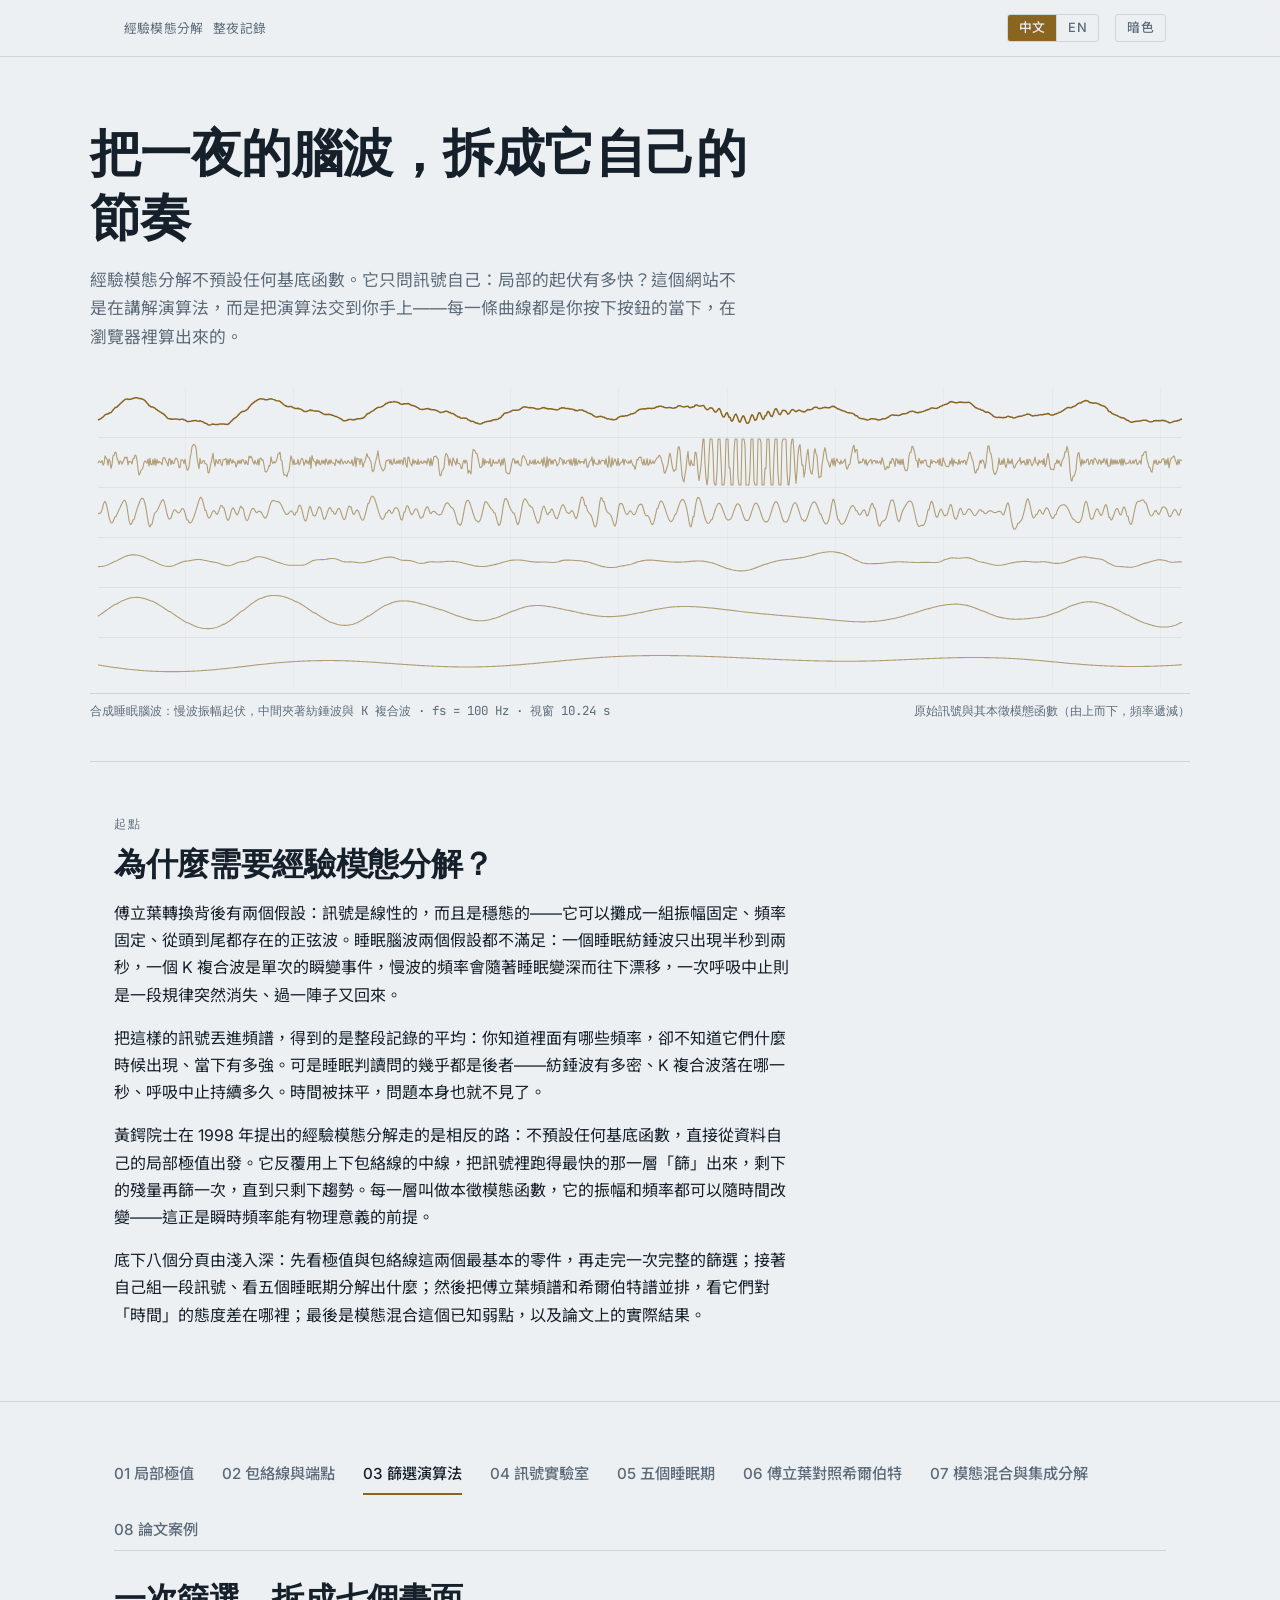
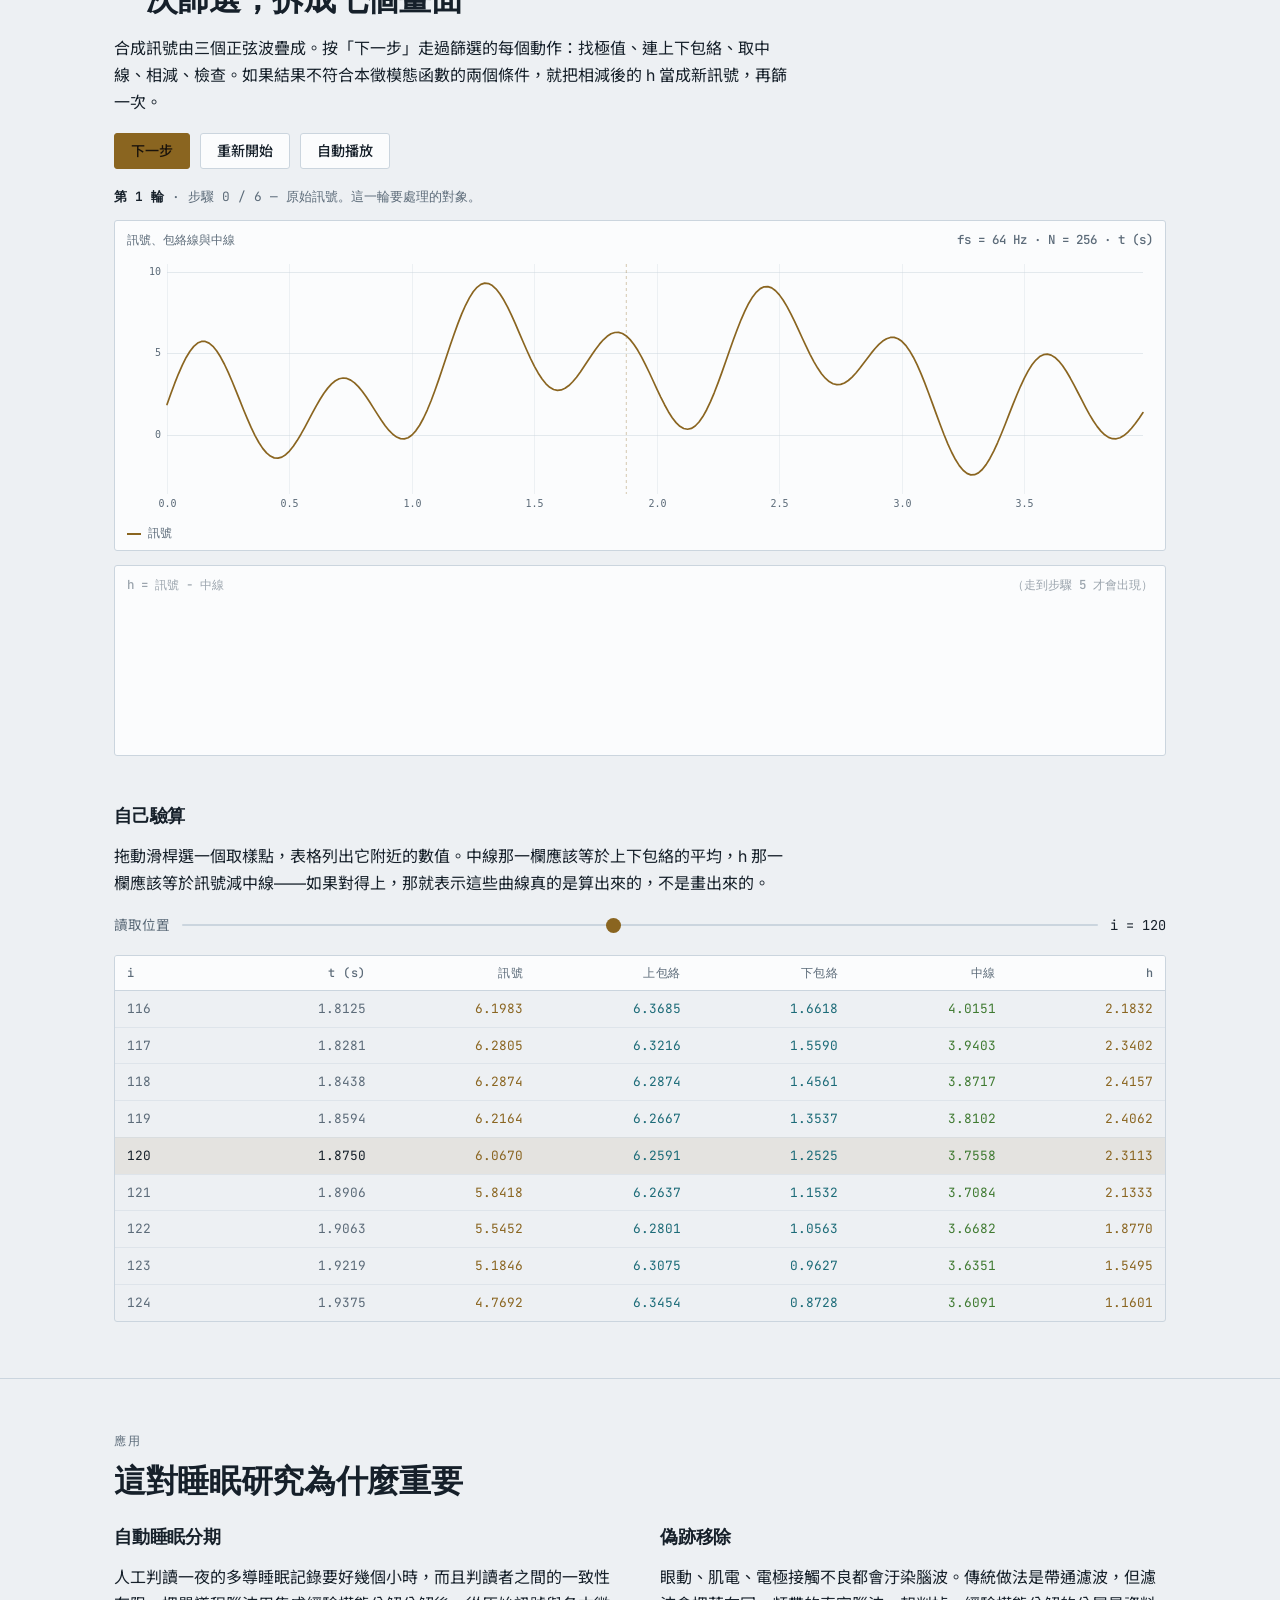
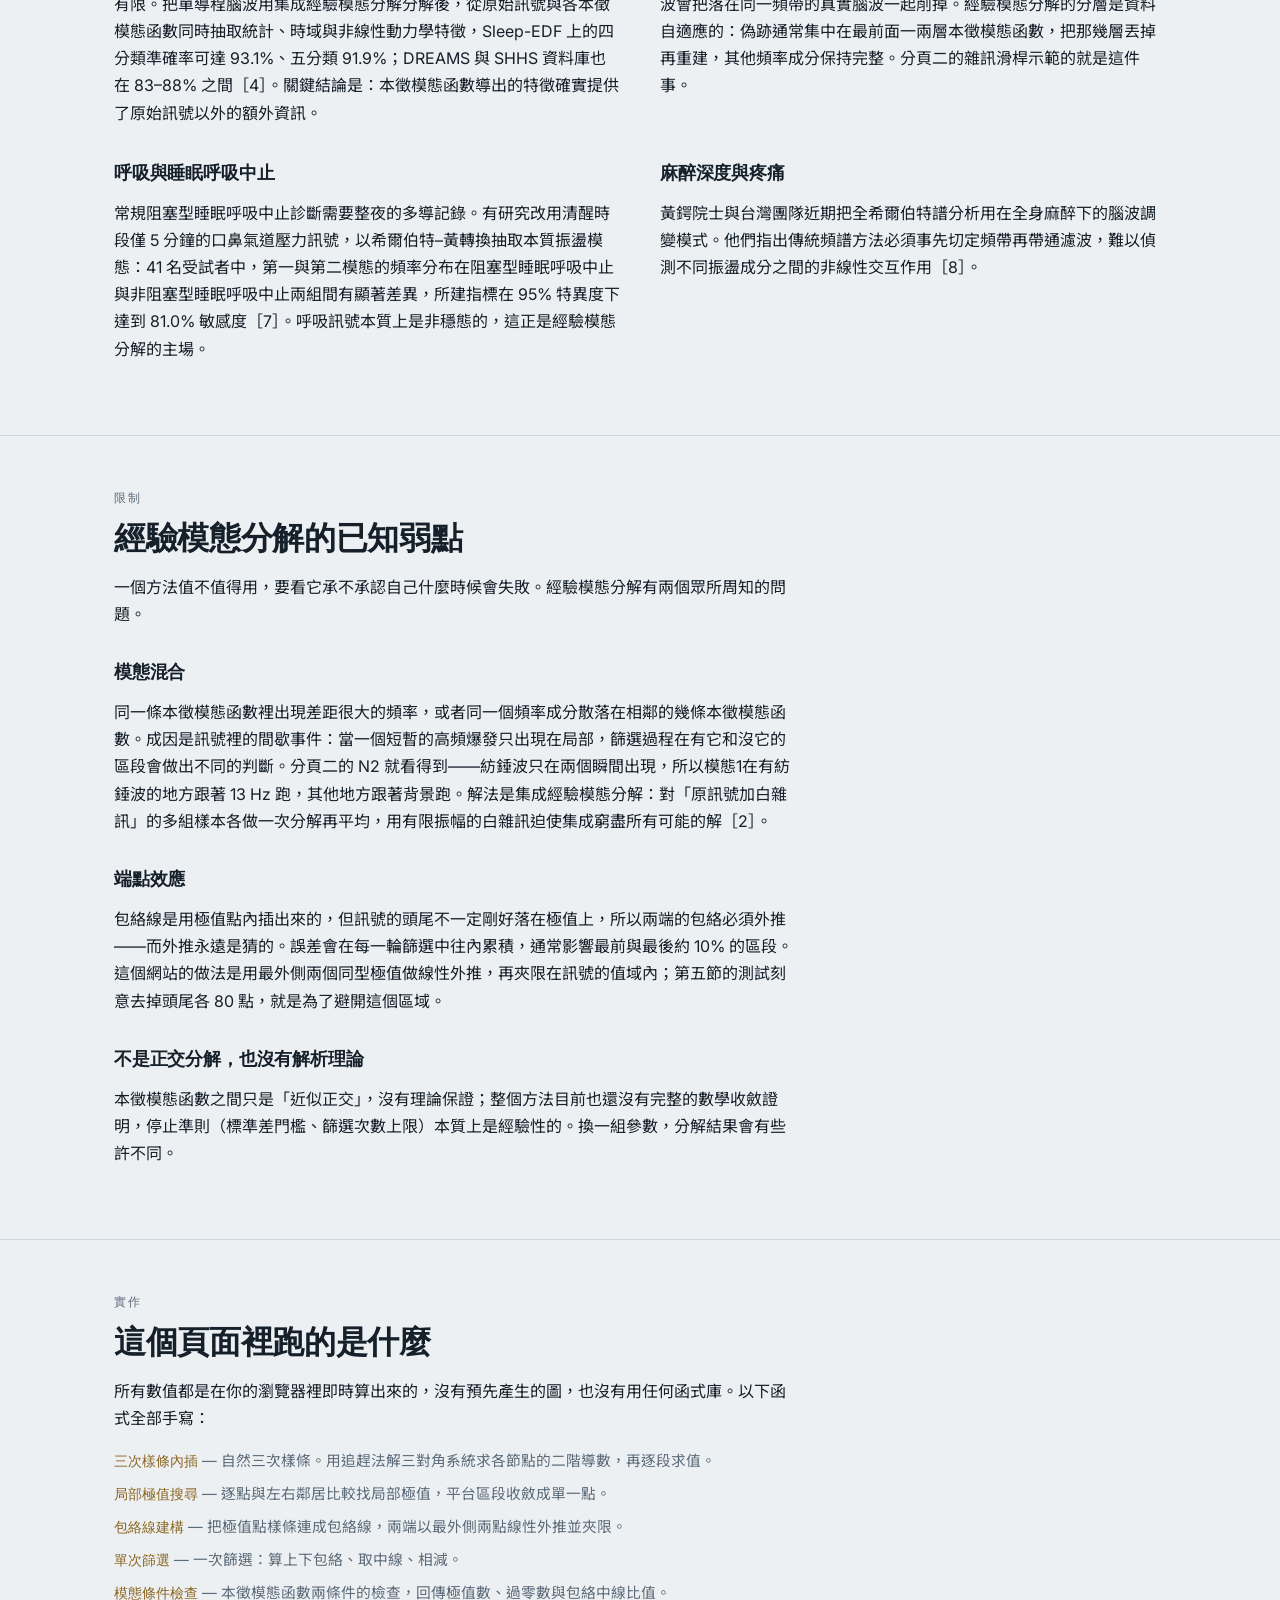
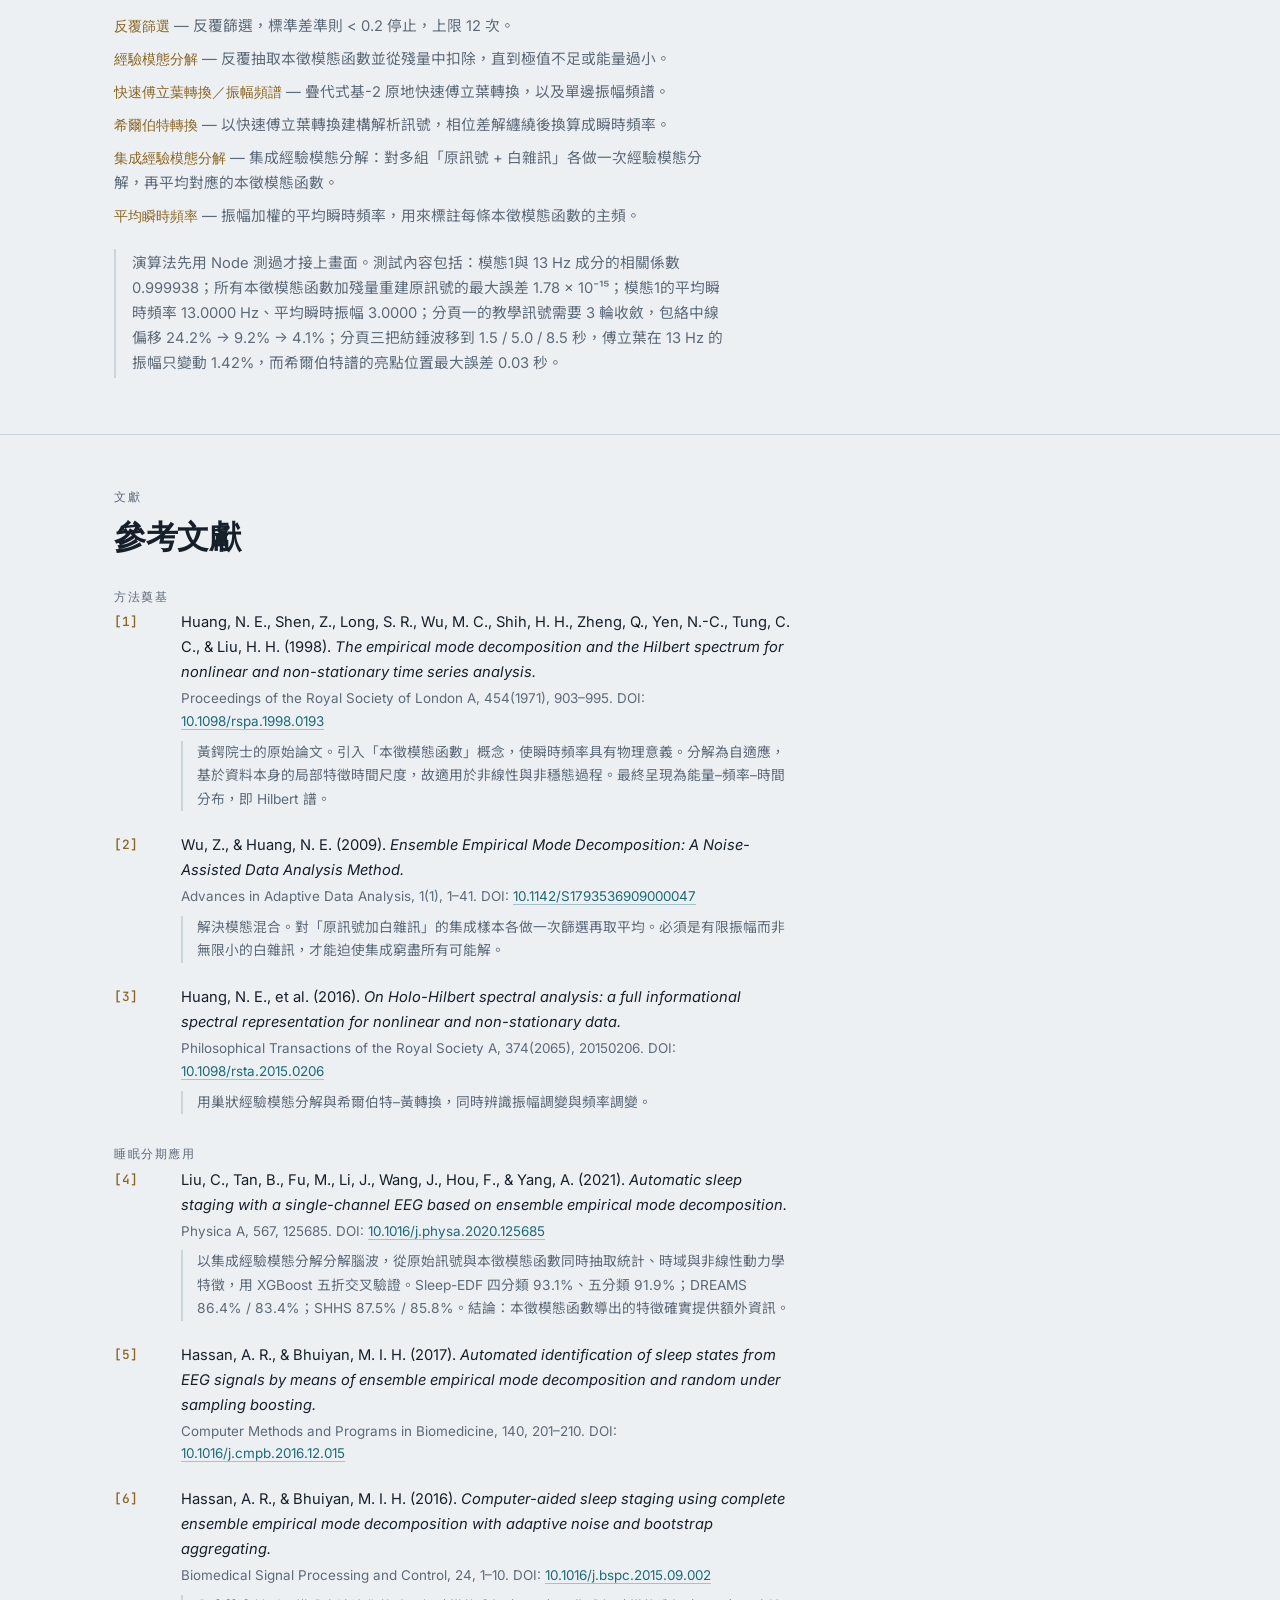
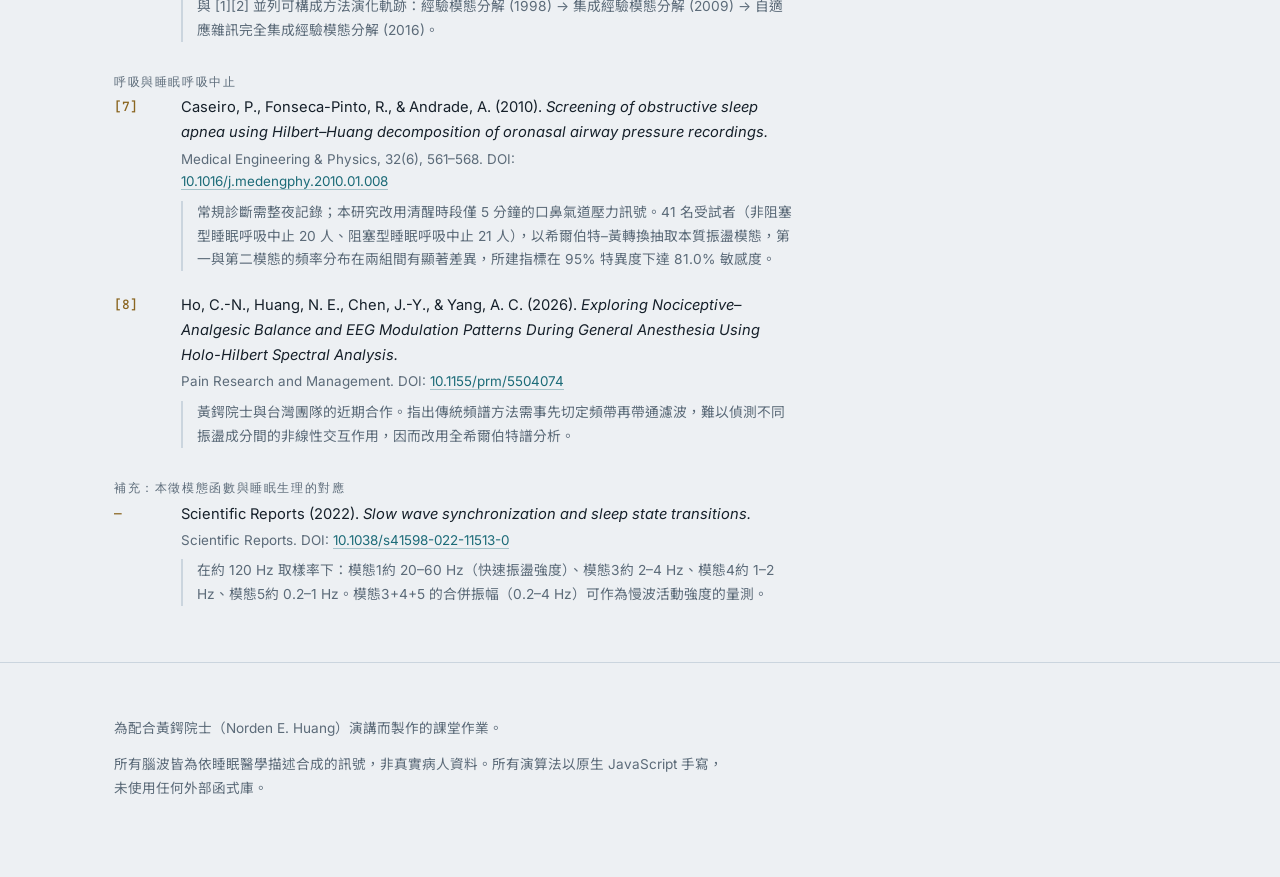
<file: index.html>
<!DOCTYPE html>
<html lang="zh-Hant">
<head>
<meta charset="utf-8">
<meta name="viewport" content="width=device-width, initial-scale=1">
<title>EMD — 互動式睡眠訊號分解</title>
<meta name="description" content="An interactive page on Empirical Mode Decomposition and the Hilbert spectrum, and what they mean for sleep research. Every curve is computed in the browser.">
<link rel="preconnect" href="https://fonts.googleapis.com">
<link rel="preconnect" href="https://fonts.gstatic.com" crossorigin>
<link href="https://fonts.googleapis.com/css2?family=Fraunces:opsz,wght@9..144,500;9..144,600&family=Inter:wght@400;500;600&family=JetBrains+Mono:wght@400;500&family=Noto+Sans+TC:wght@400;500;700&display=swap" rel="stylesheet">
<link rel="icon" href="data:image/svg+xml,<svg xmlns='http://www.w3.org/2000/svg' viewBox='0 0 32 32'><rect width='32' height='32' fill='%23101820'/><path d='M2 16 q4 -9 8 0 t8 0 t8 0 t8 0' fill='none' stroke='%23E8D5A8' stroke-width='2'/></svg>">
<style>
/* ===== Overnight Recording — visual system =====================
   Cool background, warm signal trace: the curve should read like
   a lit pen on dark paper, the way a sleep lab looks at 3 a.m.  */

:root {
  --night:    #101820;
  --panel:    #18222C;
  --haze:     #243140;
  --text:     #DCE4EA;
  --text-dim: #8C9AA8;
  --trace:    #E8D5A8;
  --coral:    #E0705E;
  --cyan:     #5AB6C4;
  --sage:     #8FBF7F;
  --violet:   #9B8CC4;
  --shadow:   rgba(0,0,0,.35);

  --serif: "Fraunces", "Newsreader", Georgia, "Noto Serif TC", serif;
  --sans:  "Inter", "Noto Sans TC", -apple-system, BlinkMacSystemFont, "Segoe UI", sans-serif;
  --mono:  "JetBrains Mono", "IBM Plex Mono", ui-monospace, SFMono-Regular, Menlo, monospace;

  --measure: 68ch;
  --wrap: 1100px;
  --radius: 3px;
}

:root[data-theme="light"] {
  --night:    #EDF0F3;
  --panel:    #FBFCFD;
  --haze:     #CBD5DE;
  --text:     #16202A;
  --text-dim: #5C6B79;
  --trace:    #8A6520;
  --coral:    #BE4432;
  --cyan:     #1C6B78;
  --sage:     #3F7A31;
  --violet:   #5D4E93;
  --shadow:   rgba(16,24,32,.10);
}

@media (prefers-color-scheme: light) {
  :root:not([data-theme="dark"]) {
    --night:    #EDF0F3;
    --panel:    #FBFCFD;
    --haze:     #CBD5DE;
    --text:     #16202A;
    --text-dim: #5C6B79;
    --trace:    #8A6520;
    --coral:    #BE4432;
    --cyan:     #1C6B78;
    --sage:     #3F7A31;
    --violet:   #5D4E93;
    --shadow:   rgba(16,24,32,.10);
  }
}

* { box-sizing: border-box; }

html { -webkit-text-size-adjust: 100%; }

body {
  margin: 0;
  background: var(--night);
  color: var(--text);
  font-family: var(--sans);
  font-size: 16px;
  line-height: 1.7;
  -webkit-font-smoothing: antialiased;
}

.wrap { max-width: var(--wrap); margin: 0 auto; padding: 0 24px; }

p, li { max-width: var(--measure); }

a { color: var(--cyan); text-decoration: none; border-bottom: 1px solid color-mix(in srgb, var(--cyan) 35%, transparent); }
a:hover { border-bottom-color: var(--cyan); }

h1, h2, h3 { font-family: var(--serif); font-weight: 600; line-height: 1.25; letter-spacing: -.01em; }
h2 { font-size: clamp(1.5rem, 1.1rem + 1.4vw, 2rem); margin: 0 0 .6rem; }
h3 { font-size: 1.15rem; margin: 2rem 0 .5rem; }

.num, td.num, .mono { font-family: var(--mono); font-variant-numeric: tabular-nums; }

/* ---------- top bar ---------- */
.topbar {
  position: sticky; top: 0; z-index: 40;
  background: color-mix(in srgb, var(--night) 88%, transparent);
  backdrop-filter: blur(8px);
  border-bottom: 1px solid var(--haze);
}
.topbar .wrap { display: flex; align-items: center; gap: 16px; height: 56px; }
.brand { font-family: var(--serif); font-size: 1rem; letter-spacing: .02em; margin-right: auto; }
.brand span { color: var(--text-dim); font-family: var(--sans); font-size: .8rem; margin-left: .6rem; }

.ghost {
  appearance: none; background: none; cursor: pointer;
  border: 1px solid var(--haze); border-radius: var(--radius);
  color: var(--text-dim); font: 500 .8rem/1 var(--sans);
  padding: 7px 11px; letter-spacing: .03em;
}
.ghost:hover { color: var(--text); border-color: var(--text-dim); }
.ghost:focus-visible { outline: 2px solid var(--cyan); outline-offset: 2px; }

/* the language switch: both choices visible, the current one lit,
   so you can see what the page offers without clicking to find out */
.langsw {
  display: inline-flex; align-items: stretch;
  border: 1px solid var(--haze); border-radius: var(--radius);
  overflow: hidden;
}
.langopt {
  appearance: none; background: none; cursor: pointer; border: 0;
  color: var(--text-dim); font: 500 .8rem/1 var(--sans);
  padding: 7px 11px; letter-spacing: .03em;
  transition: color .15s ease, background-color .15s ease;
}
.langopt + .langopt { border-left: 1px solid var(--haze); }
.langopt:hover { color: var(--text); }
.langopt:focus-visible { outline: 2px solid var(--cyan); outline-offset: -2px; }
.langopt[aria-pressed="true"] {
  color: var(--night); background: var(--trace); cursor: default;
}
@media (prefers-reduced-motion: reduce) { .langopt { transition: none; } }

/* ---------- hero ---------- */
.hero { padding: 64px 0 40px; border-bottom: 1px solid var(--haze); }
.hero h1 { font-size: clamp(2rem, 1.3rem + 3vw, 3.2rem); margin: 0 0 1rem; max-width: 20ch; }
.hero .lede { color: var(--text-dim); font-size: 1.05rem; max-width: 60ch; }
.hero-strip { margin-top: 36px; }
.hero-strip canvas { width: 100%; height: 300px; display: block; }
.strip-cap {
  display: flex; justify-content: space-between; gap: 16px;
  color: var(--text-dim); font: 400 .78rem/1.5 var(--mono);
  border-top: 1px solid var(--haze); padding-top: 8px; margin-top: 6px;
}

/* ---------- sections ---------- */
section { padding: 56px 0; border-bottom: 1px solid var(--haze); }
.eyebrow {
  font: 500 .72rem/1 var(--mono); letter-spacing: .16em; text-transform: uppercase;
  color: var(--text-dim); margin: 0 0 .9rem;
}

/* ---------- tabs ---------- */
.tabs { display: flex; gap: 28px; border-bottom: 1px solid var(--haze); margin: 8px 0 28px; flex-wrap: wrap; }
.tab {
  appearance: none; background: none; border: 0; cursor: pointer;
  color: var(--text-dim); font: 500 .95rem/1 var(--sans);
  padding: 0 0 12px; border-bottom: 2px solid transparent; margin-bottom: -1px;
}
.tab:hover { color: var(--text); }
.tab[aria-selected="true"] { color: var(--text); border-bottom-color: var(--trace); }
.tab:focus-visible { outline: 2px solid var(--cyan); outline-offset: 3px; }
.panel[hidden] { display: none; }

/* ---------- controls ---------- */
.controls { display: flex; flex-wrap: wrap; gap: 10px; align-items: center; margin-bottom: 18px; }
.btn {
  appearance: none; cursor: pointer; border-radius: var(--radius);
  border: 1px solid var(--haze); background: var(--panel); color: var(--text);
  font: 500 .88rem/1 var(--sans); padding: 10px 16px;
}
.btn:hover { border-color: var(--text-dim); }
.btn:focus-visible { outline: 2px solid var(--cyan); outline-offset: 2px; }
.btn.primary { background: var(--trace); border-color: var(--trace); color: #1A130B; }
.btn.primary:hover { filter: brightness(1.06); }
.btn[disabled] { opacity: .4; cursor: not-allowed; }
.btn[aria-pressed="true"] { border-color: var(--trace); color: var(--trace); }

.slider { display: flex; align-items: center; gap: 12px; flex: 1 1 260px; min-width: 230px; }
.slider label { color: var(--text-dim); font-size: .85rem; white-space: nowrap; }
.slider output { font-family: var(--mono); font-size: .85rem; min-width: 7ch; text-align: right; }
input[type="range"] {
  appearance: none; flex: 1; height: 2px; background: var(--haze); border-radius: 2px; margin: 0;
}
input[type="range"]::-webkit-slider-thumb {
  appearance: none; width: 15px; height: 15px; border-radius: 50%;
  background: var(--trace); border: 0; cursor: pointer;
}
input[type="range"]::-moz-range-thumb {
  width: 15px; height: 15px; border-radius: 50%; background: var(--trace); border: 0; cursor: pointer;
}
input[type="range"]:focus-visible { outline: 2px solid var(--cyan); outline-offset: 4px; }

/* ---------- plots ---------- */
.plot { background: var(--panel); border: 1px solid var(--haze); border-radius: var(--radius); padding: 10px 12px 6px; }
.plot + .plot { margin-top: 14px; }
.plot canvas { width: 100%; display: block; }
.plot-head {
  display: flex; justify-content: space-between; align-items: baseline; gap: 12px;
  font: 500 .78rem/1.4 var(--mono); color: var(--text-dim); margin-bottom: 6px;
}
.legend { display: flex; flex-wrap: wrap; gap: 4px 18px; margin: 10px 0 0; font: 400 .76rem/1.6 var(--mono); color: var(--text-dim); }
.legend i { display: inline-block; width: 14px; height: 2px; vertical-align: middle; margin-right: 7px; }
.legend .dot { width: 7px; height: 7px; border-radius: 50%; }

.stepline { font: 400 .8rem/1.5 var(--mono); color: var(--text-dim); margin: 0 0 14px; }
.stepline b { color: var(--text); font-weight: 600; }

/* ---------- condition report ---------- */
.checks { display: grid; gap: 10px; margin-top: 16px; }
.check {
  display: grid; grid-template-columns: auto 1fr auto; gap: 12px; align-items: baseline;
  border: 1px solid var(--haze); border-left-width: 3px; border-radius: var(--radius);
  background: var(--panel); padding: 12px 14px; font-size: .88rem;
}
.check .tag { font: 600 .74rem/1 var(--mono); letter-spacing: .08em; color: var(--text-dim); }
.check .val { font-family: var(--mono); font-size: .84rem; color: var(--text-dim); white-space: nowrap; }
.check.ok   { border-left-color: var(--sage); }
.check.no   { border-left-color: var(--coral); }
.check.ok .val { color: var(--sage); }
.check.no .val { color: var(--coral); }
.verdict { margin-top: 14px; font-family: var(--mono); font-size: .86rem; }
.verdict.ok { color: var(--sage); }
.verdict.no { color: var(--coral); }

/* ---------- table ---------- */
.tablewrap { overflow-x: auto; margin-top: 14px; border: 1px solid var(--haze); border-radius: var(--radius); }
table { border-collapse: collapse; width: 100%; font-family: var(--mono); font-size: .8rem; }
th, td { padding: 7px 12px; text-align: right; white-space: nowrap; }
th {
  background: var(--panel); color: var(--text-dim); font-weight: 500;
  border-bottom: 1px solid var(--haze); position: sticky; top: 0;
  font-size: .74rem; letter-spacing: .04em;
}
td { border-bottom: 1px solid color-mix(in srgb, var(--haze) 45%, transparent); color: var(--text-dim); }
tbody tr:last-child td { border-bottom: 0; }
tbody tr.focus td { background: color-mix(in srgb, var(--trace) 9%, transparent); color: var(--text); }
th:first-child, td:first-child { text-align: left; }
.c-trace { color: var(--trace) !important; }
.c-cyan  { color: var(--cyan) !important; }
.c-sage  { color: var(--sage) !important; }

/* ---------- stage buttons / imf list ---------- */
.stages { display: flex; flex-wrap: wrap; gap: 8px; }
.imf-rows { margin-top: 14px; display: grid; gap: 0; }

.grid2 { display: grid; grid-template-columns: 1fr 1fr; gap: 14px; }
@media (max-width: 760px) { .grid2 { grid-template-columns: 1fr; } }

.readout {
  margin-top: 16px; border: 1px solid var(--haze); border-radius: var(--radius);
  background: var(--panel); padding: 14px 16px;
  font-family: var(--mono); font-size: .84rem; color: var(--text-dim);
  display: grid; gap: 6px;
}
.readout b { color: var(--text); font-weight: 600; }
.readout .hi { color: var(--trace); }

.note {
  border-left: 2px solid var(--haze); padding: 2px 0 2px 16px;
  color: var(--text-dim); font-size: .92rem; margin: 20px 0 0; max-width: var(--measure);
}

/* ---------- references ---------- */
.refs { display: grid; gap: 22px; margin-top: 8px; }
.ref { display: grid; grid-template-columns: 3.2rem 1fr; gap: 16px; max-width: 76ch; }
.ref .n { font: 500 .8rem/1.8 var(--mono); color: var(--trace); }
.ref p { margin: 0; font-size: .92rem; }
.ref .meta { color: var(--text-dim); font-size: .84rem; margin-top: 2px; }
.ref .gloss { color: var(--text-dim); font-size: .86rem; margin-top: .5rem; border-left: 2px solid var(--haze); padding-left: 14px; }
.ref-group { font: 500 .72rem/1 var(--mono); letter-spacing: .14em; text-transform: uppercase; color: var(--text-dim); margin: 34px 0 6px; }

footer { padding: 40px 0 64px; color: var(--text-dim); font-size: .85rem; }
footer p { max-width: var(--measure); }

.cols { display: grid; grid-template-columns: 1fr 1fr; gap: 18px 40px; }
@media (max-width: 760px) { .cols { grid-template-columns: 1fr; } }
.cols h3 { margin-top: 0; }

.sr { position: absolute; width: 1px; height: 1px; overflow: hidden; clip: rect(0 0 0 0); white-space: nowrap; }

@media (max-width: 560px) {
  .wrap { padding: 0 16px; }
  .hero { padding: 40px 0 28px; }
  .hero-strip canvas { height: 220px; }
  section { padding: 40px 0; }
  .tabs { gap: 18px; }
}

@media (prefers-reduced-motion: reduce) {
  * { transition: none !important; animation: none !important; scroll-behavior: auto !important; }
}

/* ---------- stacked IMF rows (tab 2 and the hero strip) ---------- */
.imf-row {
  display: grid; grid-template-columns: 172px 1fr; gap: 14px; align-items: center;
  border-top: 1px solid color-mix(in srgb, var(--haze) 60%, transparent);
  padding: 2px 0;
}
.imf-row:first-child { border-top: 0; }
.imf-row canvas { width: 100%; display: block; }
.imf-meta { font: 400 .76rem/1.45 var(--mono); color: var(--text-dim); padding: 6px 0; }
.imf-meta b { display: block; color: var(--text); font-weight: 600; letter-spacing: .02em; }
.imf-meta .band { color: var(--cyan); }
.imf-row.is-signal .imf-meta b { color: var(--trace); }
@media (max-width: 560px) {
  .imf-row { grid-template-columns: 1fr; gap: 0; }
  .imf-meta { padding: 6px 0 0; }
}

.stage-desc { color: var(--text-dim); font-size: .92rem; margin: 14px 0 4px; max-width: var(--measure); }
.axis-note { font: 400 .72rem/1.4 var(--mono); color: var(--text-dim); text-align: right; margin-top: 6px; }

.plot.is-waiting canvas { opacity: .2; }
.plot.is-waiting .plot-head { opacity: .6; }
#implList { padding-left: 0; list-style: none; }
#implList li { margin-bottom: .5rem; max-width: var(--measure); font-size: .92rem; color: var(--text-dim); }
#implList code { color: var(--trace); font-size: .86rem; }
.hero-strip .plot-head { margin-bottom: 8px; }

.ctl-label { color: var(--text-dim); font-size: .85rem; margin-right: 2px; }
.hint { color: var(--text-dim); font-size: .76rem; }

/* ---------- chapter 04: component sliders ---------- */
.comp-grid { display: grid; grid-template-columns: repeat(3, 1fr); gap: 16px 26px; margin: 4px 0 6px; }
@media (max-width: 760px) { .comp-grid { grid-template-columns: 1fr; } }
.comp { border-top: 1px solid var(--haze); padding-top: 10px; }
.comp .slider { margin-bottom: 8px; }
.comp .slider label { min-width: 4.5em; }
.comp-name { font: 600 .78rem/1 var(--mono); letter-spacing: .06em; color: var(--trace); margin: 0 0 10px; }

/* ---------- chapter 08: paper cards ---------- */
.papers { display: grid; gap: 10px; margin: 18px 0 8px; }
.paper { border: 1px solid var(--haze); border-radius: var(--radius); background: var(--panel); overflow: hidden; }
.paper.is-open { border-color: color-mix(in srgb, var(--trace) 45%, var(--haze)); }
.paper-head {
  appearance: none; width: 100%; background: none; border: 0; cursor: pointer; text-align: left;
  display: grid; grid-template-columns: 3rem 1fr 1.6rem; gap: 12px; align-items: center;
  padding: 14px 16px; color: inherit; font: inherit;
}
.paper-head:hover { background: color-mix(in srgb, var(--haze) 30%, transparent); }
.paper-head:focus-visible { outline: 2px solid var(--cyan); outline-offset: -2px; }
.paper-head .n { font: 500 .8rem/1 var(--mono); color: var(--trace); }
.paper-head .ph b { display: block; font-weight: 600; font-size: .95rem; margin-bottom: 2px; }
.paper-head .cite { color: var(--text-dim); font-size: .8rem; }
.paper-head .tog { font: 400 1.1rem/1 var(--mono); color: var(--text-dim); text-align: right; }
.paper-body { padding: 0 16px 16px; border-top: 1px solid var(--haze); }
.paper-body dl { display: grid; grid-template-columns: 4.5rem 1fr; gap: 6px 16px; margin: 14px 0 0; }
.paper-body dt { font: 500 .74rem/1.6 var(--mono); letter-spacing: .06em; color: var(--text-dim); }
.paper-body dd { margin: 0; font-size: .9rem; max-width: 66ch; }
.paper-body .meta { color: var(--text-dim); font-size: .82rem; margin: 14px 0 0; }
@media (max-width: 560px) {
  .paper-head { grid-template-columns: 2.4rem 1fr 1.2rem; gap: 8px; padding: 12px; }
  .paper-body dl { grid-template-columns: 1fr; gap: 2px; }
  .paper-body dd { margin-bottom: 8px; }
}

@media (max-width: 620px) {
  /* long control labels must be allowed to wrap, or they push the page wider */
  .slider { flex-wrap: wrap; row-gap: 4px; }
  .slider label { white-space: normal; flex: 1 0 100%; }
  .slider output { min-width: 5ch; }
}

</style>
</head>
<body>

<header class="topbar">
  <div class="wrap">
    <div class="brand"><span data-i18n="brand">經驗模態分解</span><span data-i18n="brandSub">整夜記錄</span></div>
    <!-- translate="no": a browser's own page translation would render the
         label 中文 as "Middle", which turns the switch into nonsense -->
    <div class="langsw notranslate" id="langSw" role="group" translate="no"
         aria-label="Language — 語言">
      <button class="langopt" type="button" data-lang="zh" lang="zh-Hant" translate="no" aria-pressed="true">中文</button>
      <button class="langopt" type="button" data-lang="en" lang="en" translate="no" aria-pressed="false">EN</button>
    </div>
    <button class="ghost" id="themeBtn" type="button">明亮</button>
  </div>
</header>

<main>

  <div class="wrap hero">
    <h1 data-i18n="heroTitle">把一夜的腦波，拆成它自己的節奏</h1>
    <p class="lede" data-i18n="heroLede"></p>
    <div class="hero-strip">
      <canvas id="heroCanvas" aria-hidden="true"></canvas>
      <div class="strip-cap">
        <span data-i18n="stripLeft"></span>
        <span data-i18n="stripRight"></span>
      </div>
    </div>
  </div>

  <section>
    <div class="wrap">
      <p class="eyebrow" data-i18n="introEyebrow">起點</p>
      <h2 data-i18n="introTitle"></h2>
      <p data-i18n="introP1"></p>
      <p data-i18n="introP2"></p>
      <p data-i18n="introP3"></p>
      <p data-i18n="introP4"></p>
    </div>
  </section>

  <section>
    <div class="wrap">
      <div class="tabs" role="tablist">
        <button class="tab" role="tab" type="button" data-tab="ext" aria-selected="false">01 局部極值</button>
        <button class="tab" role="tab" type="button" data-tab="env" aria-selected="false">02 包絡線與端點</button>
        <button class="tab" role="tab" type="button" data-tab="sift" aria-selected="true">03 篩選演算法</button>
        <button class="tab" role="tab" type="button" data-tab="lab" aria-selected="false">04 訊號實驗室</button>
        <button class="tab" role="tab" type="button" data-tab="stage" aria-selected="false">05 五個睡眠期</button>
        <button class="tab" role="tab" type="button" data-tab="spec" aria-selected="false">06 傅立葉 vs 希爾伯特</button>
        <button class="tab" role="tab" type="button" data-tab="mix" aria-selected="false">07 模態混合與集成分解</button>
        <button class="tab" role="tab" type="button" data-tab="paper" aria-selected="false">08 論文案例</button>
      </div>


      <!-- ===== 01 local extrema ===== -->
      <div class="panel" role="tabpanel" data-tab="ext" hidden>
        <h2 data-i18n="exTitle"></h2>
        <p data-i18n="exIntro"></p>
        <div class="controls">
          <div class="slider">
            <label for="xFreq" data-i18n="exFreq"></label>
            <input type="range" id="xFreq" min="1" max="20" step="0.5" value="7">
            <output id="xFreqOut" for="xFreq"></output>
          </div>
          <div class="slider">
            <label for="xAmp" data-i18n="exAmp"></label>
            <input type="range" id="xAmp" min="0" max="6" step="0.1" value="2.5">
            <output id="xAmpOut" for="xAmp"></output>
          </div>
        </div>
        <div class="plot">
          <div class="plot-head"><span class="mono">fs = 64 Hz · N = 256 · t (s)</span></div>
          <canvas id="xMain"></canvas>
        </div>
        <div class="controls">
          <div class="slider">
            <label for="xPos" data-i18n="exPos"></label>
            <input type="range" id="xPos" min="1" max="254" step="1" value="96">
            <output id="xPosOut" for="xPos"></output>
          </div>
          <span class="hint mono" data-i18n="exClick"></span>
        </div>
        <div class="checks" id="xPanel"></div>
        <div class="readout" id="xCounts"></div>
        <p class="note" data-i18n="exNote"></p>
      </div>

      <!-- ===== 02 envelopes and ends ===== -->
      <div class="panel" role="tabpanel" data-tab="env" hidden>
        <h2 data-i18n="envTitle"></h2>
        <p data-i18n="envIntro"></p>
        <div class="controls">
          <span class="ctl-label" data-i18n="envMode"></span>
          <div class="stages" id="eModes">
            <button class="btn" type="button" data-mode="none"></button>
            <button class="btn" type="button" data-mode="linear"></button>
            <button class="btn" type="button" data-mode="mirror"></button>
          </div>
        </div>
        <div class="controls">
          <div class="slider">
            <label for="eCut" data-i18n="envCut"></label>
            <input type="range" id="eCut" min="600" max="1024" step="8" value="1008">
            <output id="eCutOut" for="eCut"></output>
          </div>
        </div>
        <p class="stage-desc" id="eModeDesc"></p>
        <div class="plot">
          <div class="plot-head"><span class="mono">fs = 100 Hz · t (s)</span></div>
          <canvas id="eMain"></canvas>
          <div class="legend" id="eLegend"></div>
        </div>
        <div class="readout" id="eReadout"></div>
        <p class="note" data-i18n="envNote"></p>
      </div>

      <!-- ===== 03 the sifting algorithm ===== -->
      <div class="panel" role="tabpanel" data-tab="sift" hidden>
        <h2 data-i18n="p1Title"></h2>
        <p data-i18n="p1Intro"></p>

        <div class="controls">
          <button class="btn primary" id="t1Next" type="button">下一步</button>
          <button class="btn" id="t1Reset" type="button" data-i18n="p1Reset">重新開始</button>
          <button class="btn" id="t1Auto" type="button">自動播放</button>
        </div>

        <p class="stepline"><b id="t1Round"></b> · <span id="t1StepNo"></span> — <span id="t1StepText"></span></p>

        <div class="plot">
          <div class="plot-head"><span data-i18n="p1SigTitle"></span><span class="mono">fs = 64 Hz · N = 256 · t (s)</span></div>
          <canvas id="t1Main" aria-hidden="true"></canvas>
          <div class="legend" id="t1Legend"></div>
        </div>

        <div class="plot" id="t1HWrap">
          <div class="plot-head"><span data-i18n="p1HTitle"></span><span class="mono" id="t1HNote"></span></div>
          <canvas id="t1H" aria-hidden="true"></canvas>
        </div>

        <div class="checks" id="t1Checks" hidden></div>

        <h3 data-i18n="tableTitle"></h3>
        <p data-i18n="tableIntro"></p>
        <div class="controls">
          <div class="slider">
            <label for="t1Pos" data-i18n="tablePos">讀取位置</label>
            <input type="range" id="t1Pos" min="0" max="255" step="1" value="120">
            <output id="t1PosOut" for="t1Pos"></output>
          </div>
        </div>
        <div class="tablewrap">
          <table>
            <thead><tr>
              <th data-i18n="thIdx">i</th><th data-i18n="thT">t (s)</th><th data-i18n="thSig">訊號</th>
              <th data-i18n="thUp">上包絡</th><th data-i18n="thLo">下包絡</th>
              <th data-i18n="thMean">中線</th><th data-i18n="thH">h</th>
            </tr></thead>
            <tbody id="t1Body"></tbody>
          </table>
        </div>
      </div>


      <!-- ===== 04 signal lab ===== -->
      <div class="panel" role="tabpanel" data-tab="lab" hidden>
        <h2 data-i18n="labTitle"></h2>
        <p data-i18n="labIntro"></p>
        <div class="controls">
          <span class="ctl-label" data-i18n="labPreset"></span>
          <div class="stages" id="lPresets">
            <button class="btn" type="button" data-preset="two" data-i18n="labPresetTwo"></button>
            <button class="btn" type="button" data-preset="close" data-i18n="labPresetClose"></button>
            <button class="btn" type="button" data-preset="slow" data-i18n="labPresetSlow"></button>
          </div>
        </div>
        <div class="comp-grid">
          <div class="comp">
            <p class="comp-name"><span data-i18n="labComp1"></span></p>
            <div class="slider"><label for="lF0" data-i18n="labFreq"></label>
              <input type="range" id="lF0" min="0.3" max="30" step="0.1" value="1.5"><output id="lF0Out"></output></div>
            <div class="slider"><label for="lA0" data-i18n="labAmp"></label>
              <input type="range" id="lA0" min="0" max="8" step="0.1" value="5"><output id="lA0Out"></output></div>
          </div>
          <div class="comp">
            <p class="comp-name"><span data-i18n="labComp2"></span></p>
            <div class="slider"><label for="lF1" data-i18n="labFreq"></label>
              <input type="range" id="lF1" min="0.3" max="30" step="0.1" value="7"><output id="lF1Out"></output></div>
            <div class="slider"><label for="lA1" data-i18n="labAmp"></label>
              <input type="range" id="lA1" min="0" max="8" step="0.1" value="3"><output id="lA1Out"></output></div>
          </div>
          <div class="comp">
            <p class="comp-name"><span data-i18n="labComp3"></span></p>
            <div class="slider"><label for="lF2" data-i18n="labFreq"></label>
              <input type="range" id="lF2" min="0.3" max="30" step="0.1" value="18"><output id="lF2Out"></output></div>
            <div class="slider"><label for="lA2" data-i18n="labAmp"></label>
              <input type="range" id="lA2" min="0" max="8" step="0.1" value="1.5"><output id="lA2Out"></output></div>
          </div>
        </div>
        <div class="controls">
          <div class="slider">
            <label for="lNoise" data-i18n="labNoise"></label>
            <input type="range" id="lNoise" min="0" max="3" step="0.1" value="0">
            <output id="lNoiseOut" for="lNoise"></output>
          </div>
        </div>
        <div class="plot">
          <div class="plot-head"><span class="mono">fs = 100 Hz · N = 1024</span><span class="mono">t (s)</span></div>
          <div class="imf-rows" id="lRows"></div>
        </div>
        <h3 data-i18n="labReconTitle"></h3>
        <div class="readout"><div id="lRecon"></div></div>
        <p class="note" data-i18n="labReconNote"></p>
        <p class="note" data-i18n="labNote"></p>
      </div>

      <!-- ===== 05 five sleep stages ===== -->
      <div class="panel" role="tabpanel" data-tab="stage" hidden>
        <h2 data-i18n="p2Title"></h2>
        <p data-i18n="p2Intro"></p>

        <div class="controls">
          <div class="stages" id="t2Stages">
            <button class="btn" type="button" data-stage="wake">清醒</button>
            <button class="btn" type="button" data-stage="n1">N1</button>
            <button class="btn" type="button" data-stage="n2">N2</button>
            <button class="btn" type="button" data-stage="n3">N3</button>
            <button class="btn" type="button" data-stage="rem">REM</button>
          </div>
        </div>
        <div class="controls">
          <div class="slider">
            <label for="t2Noise" data-i18n="p2Noise">加入雜訊</label>
            <input type="range" id="t2Noise" min="0" max="30" step="1" value="0">
            <output id="t2NoiseOut" for="t2Noise"></output>
          </div>
        </div>

        <p class="stage-desc" id="t2StageDesc"></p>

        <div class="plot">
          <div class="plot-head"><span class="mono">fs = 100 Hz · N = 1024</span><span class="mono" id="t2Axis"></span></div>
          <div class="imf-rows" id="t2Rows"></div>
        </div>

        <p class="note" id="t2NoiseNote"></p>
      </div>

      <!-- ===== tab 3 ===== -->
      <div class="panel" role="tabpanel" data-tab="spec" hidden>
        <h2 data-i18n="p3Title"></h2>
        <p data-i18n="p3Intro"></p>

        <div class="controls">
          <div class="slider">
            <label for="t3Time" data-i18n="p3Time">紡錘波出現時間</label>
            <input type="range" id="t3Time" min="1" max="9.2" step="0.05" value="4">
            <output id="t3TimeOut" for="t3Time"></output>
          </div>
          <div class="slider">
            <label for="t3Freq" data-i18n="p3Freq">紡錘波頻率</label>
            <input type="range" id="t3Freq" min="9" max="18" step="0.1" value="13">
            <output id="t3FreqOut" for="t3Freq"></output>
          </div>
          <button class="btn" id="t3Sweep" type="button">自動掃描</button>
        </div>

        <div class="plot">
          <div class="plot-head"><span data-i18n="p3SigTitle"></span><span class="mono">fs = 100 Hz · N = 1024 · t (s)</span></div>
          <canvas id="t3Sig" aria-hidden="true"></canvas>
        </div>

        <div class="grid2" style="margin-top:14px">
          <div class="plot">
            <div class="plot-head"><span data-i18n="p3FourierTitle"></span></div>
            <canvas id="t3Fourier" aria-hidden="true"></canvas>
            <div class="legend"><span data-i18n="p3FourierSub"></span></div>
          </div>
          <div class="plot">
            <div class="plot-head"><span data-i18n="p3HilbertTitle"></span></div>
            <canvas id="t3Hilbert" aria-hidden="true"></canvas>
            <div class="legend"><span data-i18n="p3HilbertSub"></span></div>
          </div>
        </div>

        <div class="readout">
          <div id="t3r1"></div>
          <div id="t3r2"></div>
          <div id="t3r3"></div>
        </div>

        <p class="note" data-i18n="p3Concl"></p>
      </div>

      <!-- ===== 07 mode mixing and EEMD ===== -->
      <div class="panel" role="tabpanel" data-tab="mix" hidden>
        <h2 data-i18n="mixTitle"></h2>
        <p data-i18n="mixIntro"></p>
        <div class="controls">
          <div class="slider">
            <label for="mBursts" data-i18n="mixBursts"></label>
            <input type="range" id="mBursts" min="1" max="6" step="1" value="3">
            <output id="mBurstsOut" for="mBursts"></output>
          </div>
          <div class="slider">
            <label for="mFreq" data-i18n="mixFreq"></label>
            <input type="range" id="mFreq" min="6" max="20" step="1" value="12">
            <output id="mFreqOut" for="mFreq"></output>
          </div>
        </div>
        <div class="controls">
          <span class="ctl-label" data-i18n="mixMethod"></span>
          <div class="stages" id="mMethods">
            <button class="btn" type="button" data-method="emd">經驗模態分解</button>
            <button class="btn" type="button" data-method="eemd">集成經驗模態分解</button>
          </div>
        </div>
        <div class="controls" id="mEemdControls">
          <div class="slider">
            <label for="mEns" data-i18n="mixEns"></label>
            <input type="range" id="mEns" min="10" max="80" step="5" value="40">
            <output id="mEnsOut" for="mEns"></output>
          </div>
          <div class="slider">
            <label for="mNoise" data-i18n="mixNoiseAmp"></label>
            <input type="range" id="mNoise" min="0.02" max="0.4" step="0.01" value="0.1">
            <output id="mNoiseOut" for="mNoise"></output>
          </div>
        </div>
        <div class="plot">
          <div class="plot-head"><span class="mono">fs = 100 Hz · N = 1024</span><span class="mono">t (s)</span></div>
          <div class="imf-rows" id="mRows"></div>
        </div>
        <div class="readout" id="mReadout"></div>
        <p data-i18n="mixExplain"></p>
        <p class="note" data-i18n="mixNote"></p>
      </div>

      <!-- ===== 08 the papers ===== -->
      <div class="panel" role="tabpanel" data-tab="paper" hidden>
        <h2 data-i18n="paperTitle"></h2>
        <p data-i18n="paperIntro"></p>
        <div id="pCards" class="papers"></div>
        <h3 data-i18n="paperCompareTitle"></h3>
        <div class="tablewrap" id="pTable"></div>
        <p class="note" data-i18n="paperMethodEvo"></p>
      </div>
    </div>
  </section>

  <section>
    <div class="wrap">
      <p class="eyebrow" data-i18n="whyEyebrow">應用</p>
      <h2 data-i18n="whyTitle"></h2>
      <div class="cols" style="margin-top:24px">
        <div><h3 data-i18n="why1Title"></h3><p data-i18n="why1"></p></div>
        <div><h3 data-i18n="why2Title"></h3><p data-i18n="why2"></p></div>
        <div><h3 data-i18n="why3Title"></h3><p data-i18n="why3"></p></div>
        <div><h3 data-i18n="why4Title"></h3><p data-i18n="why4"></p></div>
      </div>
    </div>
  </section>

  <section>
    <div class="wrap">
      <p class="eyebrow" data-i18n="limEyebrow">限制</p>
      <h2 data-i18n="limTitle"></h2>
      <p data-i18n="limIntro"></p>
      <h3 data-i18n="lim1Title"></h3><p data-i18n="lim1"></p>
      <h3 data-i18n="lim2Title"></h3><p data-i18n="lim2"></p>
      <h3 data-i18n="lim3Title"></h3><p data-i18n="lim3"></p>
    </div>
  </section>

  <section>
    <div class="wrap">
      <p class="eyebrow" data-i18n="implEyebrow">實作</p>
      <h2 data-i18n="implTitle"></h2>
      <p data-i18n="implIntro"></p>
      <ul id="implList"></ul>
      <p class="note" data-i18n="implTests"></p>
    </div>
  </section>

  <section>
    <div class="wrap">
      <p class="eyebrow" data-i18n="refEyebrow">文獻</p>
      <h2 data-i18n="refTitle"></h2>
      <div id="refList"></div>
    </div>
  </section>

</main>

<footer>
  <div class="wrap">
    <p data-i18n="footer1"></p>
    <p data-i18n="footer2"></p>
  </div>
</footer>

<script>
/* ============================================================
   emd.core.js — Empirical Mode Decomposition / Hilbert-Huang
   Pure vanilla JavaScript. No dependencies.
   Huang et al. (1998), Proc. R. Soc. Lond. A 454, 903-995.
   ============================================================ */
'use strict';
(function (global) {

  /* ---------- 1. natural cubic spline ------------------------
     Solves the tridiagonal system for the second derivatives
     (natural boundary: m[0] = m[n-1] = 0) with the Thomas
     algorithm, then evaluates the piecewise cubic at xq.
     xs must be strictly increasing; xq is assumed ascending
     (a moving interval pointer keeps evaluation O(n+m)).      */
  function cubicSpline(xs, ys, xq) {
    const n = xs.length;
    const out = new Float64Array(xq.length);
    if (n === 0) return out;
    if (n === 1) { out.fill(ys[0]); return out; }
    if (n === 2) {
      const k = (ys[1] - ys[0]) / (xs[1] - xs[0]);
      for (let i = 0; i < xq.length; i++) out[i] = ys[0] + k * (xq[i] - xs[0]);
      return out;
    }

    const h = new Float64Array(n - 1);
    for (let i = 0; i < n - 1; i++) h[i] = xs[i + 1] - xs[i];

    const sub = new Float64Array(n), diag = new Float64Array(n),
          sup = new Float64Array(n), rhs = new Float64Array(n);
    for (let i = 1; i < n - 1; i++) {
      sub[i]  = h[i - 1];
      diag[i] = 2 * (h[i - 1] + h[i]);
      sup[i]  = h[i];
      rhs[i]  = 6 * ((ys[i + 1] - ys[i]) / h[i] - (ys[i] - ys[i - 1]) / h[i - 1]);
    }

    const cp = new Float64Array(n), dp = new Float64Array(n), m = new Float64Array(n);
    cp[1] = sup[1] / diag[1];
    dp[1] = rhs[1] / diag[1];
    for (let i = 2; i < n - 1; i++) {
      const den = diag[i] - sub[i] * cp[i - 1];
      cp[i] = sup[i] / den;
      dp[i] = (rhs[i] - sub[i] * dp[i - 1]) / den;
    }
    m[n - 2] = dp[n - 2];
    for (let i = n - 3; i >= 1; i--) m[i] = dp[i] - cp[i] * m[i + 1];

    let j = 0;
    for (let q = 0; q < xq.length; q++) {
      const x = xq[q];
      while (j < n - 2 && x > xs[j + 1]) j++;
      while (j > 0 && x < xs[j]) j--;
      const hj = h[j];
      const A = (xs[j + 1] - x) / hj, B = (x - xs[j]) / hj;
      out[q] = A * ys[j] + B * ys[j + 1] +
               ((A * A * A - A) * m[j] + (B * B * B - B) * m[j + 1]) * hj * hj / 6;
    }
    return out;
  }

  /* ---------- 2. local extrema -------------------------------
     Plateaux are collapsed to their centre so that a flat top
     yields exactly one maximum.                                */
  function findExtrema(y) {
    const maxI = [], minI = [], n = y.length;
    for (let i = 1; i < n - 1; i++) {
      if (y[i] > y[i - 1] && y[i] >= y[i + 1]) {
        if (y[i] === y[i + 1]) {
          let k = i + 1;
          while (k < n - 1 && y[k] === y[i]) k++;
          if (y[k] < y[i]) maxI.push((i + k - 1) >> 1);
          i = k - 1;
        } else maxI.push(i);
      } else if (y[i] < y[i - 1] && y[i] <= y[i + 1]) {
        if (y[i] === y[i + 1]) {
          let k = i + 1;
          while (k < n - 1 && y[k] === y[i]) k++;
          if (y[k] > y[i]) minI.push((i + k - 1) >> 1);
          i = k - 1;
        } else minI.push(i);
      }
    }
    return { maxI, minI };
  }

  /* ---------- 3. envelopes -----------------------------------
     The two envelopes are cubic splines through the maxima and
     through the minima.  Both ends are mirrored (Rilling's
     boundary conditions): the extrema near an edge are reflected
     about the outermost extremum -- or about the edge sample
     itself when the signal already overshoots that extremum --
     so the spline interpolates across [0, n-1] instead of
     extrapolating.  Skipping this makes the first and last ~10%
     of every envelope visibly wrong: the classic "end effect".  */
  const N_MIRROR = 2;
  const CFG = { boundary: 'linear' };   /* 'linear' | 'mirror' | 'none' */

  function takeRev(arr, from, count) {
    const out = [];
    for (let i = Math.min(from + count, arr.length) - 1; i >= from; i--) out.push(arr[i]);
    return out;                       /* descending order */
  }
  function takeRevEnd(arr, skipFromEnd, count) {
    const last = arr.length - 1 - skipFromEnd;
    const out = [];
    for (let i = last; i > last - count && i >= 0; i--) out.push(arr[i]);
    return out;                       /* descending order */
  }

  /* Returns mirrored knot sets for both envelopes at once. */
  function extendExtrema(y, maxI, minI) {
    const n = y.length, lx = n - 1, nb = N_MIRROR;
    let lmax, lmin, lsym, rmax, rmin, rsym;

    /* ----- left edge ----- */
    if (maxI[0] < minI[0]) {
      if (y[0] > y[minI[0]]) {
        lmax = takeRev(maxI, 1, nb); lmin = takeRev(minI, 0, nb); lsym = maxI[0];
      } else {
        lmax = takeRev(maxI, 0, nb); lmin = takeRev(minI, 0, nb - 1).concat([0]); lsym = 0;
      }
    } else {
      if (y[0] < y[maxI[0]]) {
        lmax = takeRev(maxI, 0, nb); lmin = takeRev(minI, 1, nb); lsym = minI[0];
      } else {
        lmax = takeRev(maxI, 0, nb - 1).concat([0]); lmin = takeRev(minI, 0, nb); lsym = 0;
      }
    }

    /* ----- right edge ----- */
    if (maxI[maxI.length - 1] < minI[minI.length - 1]) {
      if (y[lx] < y[maxI[maxI.length - 1]]) {
        rmax = takeRevEnd(maxI, 0, nb); rmin = takeRevEnd(minI, 1, nb); rsym = minI[minI.length - 1];
      } else {
        rmax = [lx].concat(takeRevEnd(maxI, 0, nb - 1)); rmin = takeRevEnd(minI, 0, nb); rsym = lx;
      }
    } else {
      if (y[lx] > y[minI[minI.length - 1]]) {
        rmax = takeRevEnd(maxI, 1, nb); rmin = takeRevEnd(minI, 0, nb); rsym = maxI[maxI.length - 1];
      } else {
        rmax = takeRevEnd(maxI, 0, nb); rmin = [lx].concat(takeRevEnd(minI, 0, nb - 1)); rsym = lx;
      }
    }

    function build(mirrorL, core, mirrorR) {
      const xs = [], ys = [];
      for (let i = mirrorL.length - 1; i >= 0; i--) {      /* ascending */
        xs.push(2 * lsym - mirrorL[i]); ys.push(y[mirrorL[i]]);
      }
      for (let i = 0; i < core.length; i++) { xs.push(core[i]); ys.push(y[core[i]]); }
      for (let i = 0; i < mirrorR.length; i++) {
        xs.push(2 * rsym - mirrorR[i]); ys.push(y[mirrorR[i]]);
      }
      /* strictly increasing abscissae */
      const X = [], Y = [];
      for (let i = 0; i < xs.length; i++) {
        if (!X.length || xs[i] > X[X.length - 1]) { X.push(xs[i]); Y.push(ys[i]); }
      }
      /* guarantee the knots span [0, n-1]: if the mirror did not
         reach past an edge, reflect the outermost knot about it */
      if (X[0] > 0) {
        const s = X.length > 1 ? (Y[1] - Y[0]) / (X[1] - X[0]) : 0;
        X.unshift(-X[0]); Y.unshift(Y[0] - s * (X[1] - X[0]) * 2);
      }
      if (X[X.length - 1] < lx) {
        const m = X.length;
        const s = m > 1 ? (Y[m - 1] - Y[m - 2]) / (X[m - 1] - X[m - 2]) : 0;
        const d = lx - X[m - 1];
        X.push(lx + d); Y.push(Y[m - 1] + s * 2 * d);
      }
      return { X, Y };
    }

    return {
      up: build(lmax, maxI, rmax),
      lo: build(lmin, minI, rmin)
    };
  }

  function splineAt(knots, n) {
    const xq = new Float64Array(n);
    for (let i = 0; i < n; i++) xq[i] = i;
    return cubicSpline(knots.X, knots.Y, xq);
  }

  /* Alternative boundary treatment: linear extrapolation from
     the two outermost extrema of the same kind, clamped so the
     envelope neither crosses the signal at the edge nor leaves
     the global range.  Kept switchable because the two schemes
     trade off differently (see test/compare-boundary.js).      */
  function extendLinear(y, idx, isUpper) {
    const n = y.length;
    let minY = Infinity, maxY = -Infinity;
    for (let i = 0; i < n; i++) { if (y[i] < minY) minY = y[i]; if (y[i] > maxY) maxY = y[i]; }
    const X = [], Y = [];
    if (idx[0] !== 0) {
      let v;
      if (idx.length >= 2) {
        const sl = (y[idx[1]] - y[idx[0]]) / (idx[1] - idx[0]);
        v = y[idx[0]] - sl * idx[0];
      } else v = y[idx[0]];
      v = isUpper ? Math.min(Math.max(v, y[0]), maxY) : Math.max(Math.min(v, y[0]), minY);
      X.push(0); Y.push(v);
    }
    for (let i = 0; i < idx.length; i++) { X.push(idx[i]); Y.push(y[idx[i]]); }
    const last = idx[idx.length - 1];
    if (last !== n - 1) {
      let v;
      if (idx.length >= 2) {
        const p = idx[idx.length - 2];
        const sl = (y[last] - y[p]) / (last - p);
        v = y[last] + sl * (n - 1 - last);
      } else v = y[last];
      v = isUpper ? Math.min(Math.max(v, y[n - 1]), maxY) : Math.max(Math.min(v, y[n - 1]), minY);
      X.push(n - 1); Y.push(v);
    }
    return { X, Y };
  }

  /* Both envelopes in one call (what the sifting loop uses). */
  function envelopes(y, maxI, minI) {
    const n = y.length;
    if (maxI.length === 0 || minI.length === 0 || maxI.length + minI.length < 3) {
      const flat = new Float64Array(n), flat2 = new Float64Array(n);
      for (let i = 0; i < n; i++) {
        flat[i] = y[0] + (y[n - 1] - y[0]) * i / (n - 1);
        flat2[i] = flat[i];
      }
      return { up: flat, lo: flat2 };
    }
    if (CFG.boundary === 'none') {
      /* no boundary treatment at all: the spline is built from the
         extrema alone, so beyond the outermost ones it extrapolates
         freely. Kept so the end effect can be shown rather than
         merely described. */
      const kx = { X: [], Y: [] }, kn = { X: [], Y: [] };
      for (let i = 0; i < maxI.length; i++) { kx.X.push(maxI[i]); kx.Y.push(y[maxI[i]]); }
      for (let i = 0; i < minI.length; i++) { kn.X.push(minI[i]); kn.Y.push(y[minI[i]]); }
      return { up: splineAt(kx, n), lo: splineAt(kn, n) };
    }
    if (CFG.boundary === 'linear') {
      return {
        up: splineAt(extendLinear(y, maxI, true), n),
        lo: splineAt(extendLinear(y, minI, false), n)
      };
    }
    const k = extendExtrema(y, maxI, minI);
    return { up: splineAt(k.up, n), lo: splineAt(k.lo, n) };
  }

  /* Public single-envelope helper, kept for the API in the spec.
     isUpper is optional; when omitted it is inferred from the
     mean level of the given extrema.                           */
  function envelope(y, idx, isUpper) {
    const ex = findExtrema(y);
    if (isUpper === undefined) {
      let sExt = 0, sAll = 0;
      for (let i = 0; i < idx.length; i++) sExt += y[idx[i]];
      for (let i = 0; i < y.length; i++) sAll += y[i];
      isUpper = (idx.length ? sExt / idx.length : 0) >= sAll / y.length;
    }
    const e = envelopes(y, isUpper ? idx : ex.maxI, isUpper ? ex.minI : idx);
    return isUpper ? e.up : e.lo;
  }

  /* ---------- 4. one sifting pass ---------------------------- */
  function siftOnce(h) {
    const { maxI, minI } = findExtrema(h);
    const e = envelopes(h, maxI, minI);
    const up = e.up, lo = e.lo;
    const n = h.length;
    const mean = new Float64Array(n), hNew = new Float64Array(n);
    for (let i = 0; i < n; i++) {
      mean[i] = (up[i] + lo[i]) / 2;
      hNew[i] = h[i] - mean[i];
    }
    return { up, lo, mean, hNew, maxI, minI };
  }

  /* ---------- zero crossings --------------------------------- */
  function countZeroCrossings(y) {
    let c = 0;
    for (let i = 1; i < y.length; i++) {
      if ((y[i - 1] < 0 && y[i] > 0) || (y[i - 1] > 0 && y[i] < 0)) c++;
      else if (y[i] === 0 && y[i - 1] !== 0) {
        let k = i + 1;
        while (k < y.length && y[k] === 0) k++;
        if (k < y.length && Math.sign(y[k]) !== Math.sign(y[i - 1])) c++;
        i = k;
      }
    }
    return c;
  }

  /* ---------- 5. the two IMF conditions ----------------------
     C1  |#extrema - #zero crossings| <= 1
     C2  max|envelope mean| / signal amplitude < 0.05           */
  function imfCheck(h) {
    const s = siftOnce(h);
    const n = h.length;
    const nExt = s.maxI.length + s.minI.length;
    const nZero = countZeroCrossings(h);
    const c1 = Math.abs(nExt - nZero) <= 1;

    let mn = Infinity, mx = -Infinity;
    for (let i = 0; i < n; i++) { if (h[i] < mn) mn = h[i]; if (h[i] > mx) mx = h[i]; }
    const amp = (mx - mn) / 2;

    let mmax = 0;
    for (let i = 0; i < n; i++) { const a = Math.abs(s.mean[i]); if (a > mmax) mmax = a; }

    const sym = amp > 0 ? mmax / amp : 0;
    const c2 = sym < 0.05;
    return { nExt, nZero, c1, c2, sym, ok: c1 && c2,
             maxI: s.maxI, minI: s.minI, up: s.up, lo: s.lo, mean: s.mean, hNew: s.hNew };
  }

  /* ---------- 6. full sifting (SD stopping criterion) --------- */
  const SD_THRESHOLD = 0.2;
  const MAX_SIFT = 12;

  function sift(y) {
    let h = Float64Array.from(y);
    for (let it = 0; it < MAX_SIFT; it++) {
      const s = siftOnce(h);
      if (s.maxI.length + s.minI.length < 3) break;
      let num = 0, den = 0;
      for (let i = 0; i < h.length; i++) {
        const d = h[i] - s.hNew[i];
        num += d * d;
        den += h[i] * h[i] + 1e-12;
      }
      h = s.hNew;
      if (num / den < SD_THRESHOLD) break;
    }
    return h;
  }

  /* ---------- 7. EMD ----------------------------------------- */
  function emd(y, maxImf) {
    maxImf = maxImf || 8;
    const n = y.length;
    let r = Float64Array.from(y);
    const imfs = [];
    let e0 = 0;
    for (let i = 0; i < n; i++) e0 += y[i] * y[i];

    while (imfs.length < maxImf) {
      const ex = findExtrema(r);
      if (ex.maxI.length + ex.minI.length < 3) break;
      const imf = sift(r);
      const next = new Float64Array(n);
      let e = 0;
      for (let i = 0; i < n; i++) { next[i] = r[i] - imf[i]; e += next[i] * next[i]; }
      imfs.push(imf);
      r = next;
      if (e < 1e-10 * e0) break;
    }
    return { imfs, residue: r };
  }

  /* ---------- 7b. EEMD ---------------------------------------
     Ensemble EMD (Wu & Huang 2009). Each ensemble member is the
     signal plus a fresh realisation of finite-amplitude white
     noise; the members are decomposed independently and the
     IMFs averaged index by index. The noise fills the gaps that
     make an intermittent signal produce mode mixing, and it
     cancels in the average.
     The averaged IMFs no longer sum to the signal exactly, so
     the residue returned here is y - sum(IMFs), which keeps the
     reconstruction exact for display.                          */
  function mulberry32(seed) {
    let a = seed >>> 0;
    return function () {
      a |= 0; a = (a + 0x6D2B79F5) | 0;
      let t = Math.imul(a ^ (a >>> 15), 1 | a);
      t = (t + Math.imul(t ^ (t >>> 7), 61 | t)) ^ t;
      return ((t ^ (t >>> 14)) >>> 0) / 4294967296;
    };
  }

  function eemd(y, opts) {
    opts = opts || {};
    const ensemble = Math.max(1, opts.ensemble || 40);
    const maxImf = opts.maxImf || 8;
    const ratio = opts.noiseRatio === undefined ? 0.2 : opts.noiseRatio;
    const n = y.length;

    let mean = 0;
    for (let i = 0; i < n; i++) mean += y[i];
    mean /= n;
    let sd = 0;
    for (let i = 0; i < n; i++) { const d = y[i] - mean; sd += d * d; }
    sd = Math.sqrt(sd / n);
    const amp = ratio * sd;

    const acc = [];
    for (let k = 0; k < maxImf; k++) acc.push(new Float64Array(n));
    const hits = new Int32Array(maxImf);
    const rnd = mulberry32(opts.seed === undefined ? 20260923 : opts.seed);
    const work = new Float64Array(n);

    for (let e = 0; e < ensemble; e++) {
      for (let i = 0; i < n; i++) {
        /* sum of four uniforms: close enough to Gaussian here */
        const u = rnd() + rnd() + rnd() + rnd() - 2;
        work[i] = y[i] + u * amp * 0.8660254;
      }
      const d = emd(work, maxImf);
      for (let k = 0; k < d.imfs.length; k++) {
        const c = d.imfs[k], a = acc[k];
        for (let i = 0; i < n; i++) a[i] += c[i];
        hits[k]++;
      }
    }

    const imfs = [];
    for (let k = 0; k < maxImf; k++) {
      if (!hits[k]) break;
      const a = acc[k];
      for (let i = 0; i < n; i++) a[i] /= ensemble;
      imfs.push(a);
    }
    /* trim trailing modes that almost every member failed to produce */
    while (imfs.length > 1 && hits[imfs.length - 1] < ensemble * 0.5) imfs.pop();

    const residue = new Float64Array(n);
    for (let i = 0; i < n; i++) {
      let s = y[i];
      for (let k = 0; k < imfs.length; k++) s -= imfs[k][i];
      residue[i] = s;
    }
    return { imfs, residue, ensemble, noiseAmp: amp };
  }

  /* ---------- 8. FFT (iterative radix-2, in place) ------------ */
  function nextPow2(n) { let p = 1; while (p < n) p <<= 1; return p; }

  function fft(re, im) {
    const n = re.length;
    if (n <= 1) return;
    for (let i = 1, j = 0; i < n; i++) {
      let bit = n >> 1;
      for (; j & bit; bit >>= 1) j ^= bit;
      j ^= bit;
      if (i < j) {
        let t = re[i]; re[i] = re[j]; re[j] = t;
        t = im[i]; im[i] = im[j]; im[j] = t;
      }
    }
    for (let len = 2; len <= n; len <<= 1) {
      const ang = -2 * Math.PI / len;
      const wr = Math.cos(ang), wi = Math.sin(ang);
      const half = len >> 1;
      for (let i = 0; i < n; i += len) {
        let cwr = 1, cwi = 0;
        for (let k = 0; k < half; k++) {
          const ar = re[i + k], ai = im[i + k];
          const br = re[i + k + half], bi = im[i + k + half];
          const vr = br * cwr - bi * cwi;
          const vi = br * cwi + bi * cwr;
          re[i + k] = ar + vr; im[i + k] = ai + vi;
          re[i + k + half] = ar - vr; im[i + k + half] = ai - vi;
          const nwr = cwr * wr - cwi * wi;
          cwi = cwr * wi + cwi * wr;
          cwr = nwr;
        }
      }
    }
  }

  function ifft(re, im) {
    const n = re.length;
    for (let i = 0; i < n; i++) im[i] = -im[i];
    fft(re, im);
    for (let i = 0; i < n; i++) { re[i] /= n; im[i] = -im[i] / n; }
  }

  /* single-sided amplitude spectrum */
  function spectrum(x, fs) {
    const n = x.length, N = nextPow2(n);
    const re = new Float64Array(N), im = new Float64Array(N);
    for (let i = 0; i < n; i++) re[i] = x[i];
    fft(re, im);
    const half = (N >> 1) + 1;
    const freq = new Float64Array(half), amp = new Float64Array(half);
    for (let k = 0; k < half; k++) {
      freq[k] = k * fs / N;
      const mag = Math.sqrt(re[k] * re[k] + im[k] * im[k]) / n;
      amp[k] = (k === 0 || k === N >> 1) ? mag : 2 * mag;
    }
    return { freq, amp };
  }

  /* ---------- 9. Hilbert transform ---------------------------
     Analytic signal through the FFT: keep DC and Nyquist,
     double the positive frequencies, zero the negative ones.
     Instantaneous frequency = unwrapped phase difference.      */
  function hilbert(x, fs) {
    const n = x.length, N = nextPow2(n);
    const re = new Float64Array(N), im = new Float64Array(N);
    for (let i = 0; i < n; i++) re[i] = x[i];
    fft(re, im);
    const half = N >> 1;
    for (let k = 1; k < half; k++) { re[k] *= 2; im[k] *= 2; }
    for (let k = half + 1; k < N; k++) { re[k] = 0; im[k] = 0; }
    ifft(re, im);

    const amp = new Float64Array(n), phase = new Float64Array(n), freq = new Float64Array(n);
    for (let i = 0; i < n; i++) {
      amp[i] = Math.hypot(re[i], im[i]);
      phase[i] = Math.atan2(im[i], re[i]);
    }
    const TWO_PI = 2 * Math.PI;
    for (let i = 0; i < n - 1; i++) {
      let d = phase[i + 1] - phase[i];
      while (d > Math.PI) d -= TWO_PI;
      while (d < -Math.PI) d += TWO_PI;
      freq[i] = d * fs / TWO_PI;
    }
    freq[n - 1] = n > 1 ? freq[n - 2] : 0;
    return { amp, phase, freq, real: re.subarray(0, n), imag: im.subarray(0, n) };
  }

  /* ---------- helpers used by the UI and the tests ----------- */
  function zeroCrossingFreq(x, fs) {
    return countZeroCrossings(x) * fs / (2 * x.length);
  }

  /* Amplitude-weighted mean instantaneous frequency.
     The zero-crossing rate is fine for a steady oscillation but
     badly biased for an intermittent one: in the quiet stretches
     of a bursty IMF, tiny residual ripple still crosses zero and
     drags the estimate upward (a 12 Hz burst train reads as
     25 Hz). Weighting by a^2 counts a sample only as far as it
     carries energy, which is the physically meaningful measure
     and the one the Hilbert spectrum is built on.              */
  function meanFreq(x, fs) {
    const h = hilbert(x, fs);
    const n = x.length;
    const lo = Math.min(20, Math.floor(n * 0.02));
    let num = 0, den = 0;
    for (let i = lo; i < n - lo; i++) {
      const f = h.freq[i];
      if (!(f > 0) || f > fs / 2) continue;
      const w = h.amp[i] * h.amp[i];
      num += w * f;
      den += w;
    }
    return den > 0 ? num / den : 0;
  }
  function peakAmp(x) {
    let m = 0;
    for (let i = 0; i < x.length; i++) { const a = Math.abs(x[i]); if (a > m) m = a; }
    return m;
  }
  function energy(x) {
    let e = 0;
    for (let i = 0; i < x.length; i++) e += x[i] * x[i];
    return e;
  }
  function correlation(a, b, from, to) {
    from = from || 0; to = (to === undefined) ? a.length : to;
    let ma = 0, mb = 0;
    const m = to - from;
    for (let i = from; i < to; i++) { ma += a[i]; mb += b[i]; }
    ma /= m; mb /= m;
    let sab = 0, saa = 0, sbb = 0;
    for (let i = from; i < to; i++) {
      const da = a[i] - ma, db = b[i] - mb;
      sab += da * db; saa += da * da; sbb += db * db;
    }
    return sab / Math.sqrt(saa * sbb);
  }

  /* Hilbert spectrum: max instantaneous amplitude on a
     time x frequency grid, assembled over all IMFs.           */
  function hilbertSpectrum(imfs, fs, opts) {
    const nT = opts.nT, nF = opts.nF, fMax = opts.fMax;
    const sT = opts.spreadT === undefined ? 1 : opts.spreadT;
    const sF = opts.spreadF === undefined ? 1 : opts.spreadF;
    const n = imfs.length ? imfs[0].length : 0;
    const grid = new Float64Array(nT * nF);
    for (let k = 0; k < imfs.length; k++) {
      const h = hilbert(imfs[k], fs);
      for (let i = 0; i < n; i++) {
        const f = h.freq[i];
        if (!(f > 0) || f >= fMax) continue;
        const ti = Math.min(nT - 1, Math.floor(i / n * nT));
        const fi = Math.min(nF - 1, Math.floor(f / fMax * nF));
        /* one sample is one point; smear it over a couple of cells so a
           continuous ridge reads as a ridge instead of scattered dots */
        for (let df = -sF; df <= sF; df++) {
          const y = fi + df;
          if (y < 0 || y >= nF) continue;
          const wf = 1 - 0.45 * Math.abs(df);
          for (let dt = -sT; dt <= sT; dt++) {
            const x = ti + dt;
            if (x < 0 || x >= nT) continue;
            const v = h.amp[i] * wf * (1 - 0.25 * Math.abs(dt));
            const q = y * nT + x;
            if (v > grid[q]) grid[q] = v;
          }
        }
      }
    }
    return { grid, nT, nF, fMax };
  }

  const EMD = {
    cubicSpline, findExtrema, envelope, envelopes, siftOnce, imfCheck, sift, emd, eemd,
    fft, ifft, spectrum, hilbert, hilbertSpectrum,
    countZeroCrossings, zeroCrossingFreq, meanFreq, peakAmp, energy, correlation,
    nextPow2, SD_THRESHOLD, MAX_SIFT, CFG
  };

  if (typeof module !== 'undefined' && module.exports) module.exports = EMD;
  global.EMD = EMD;

})(typeof globalThis !== 'undefined' ? globalThis : this);

</script>
<script>
/* ============================================================
   signals.js — synthetic signals shared by the tests and the UI
   Every waveform is deterministic: the same arguments always
   produce the same samples, so the numbers quoted on the page
   can be reproduced by the Node test suite.
   ============================================================ */
'use strict';
(function (global) {

  /* deterministic PRNG (mulberry32) — no Math.random anywhere */
  function rng(seed) {
    let a = seed >>> 0;
    return function () {
      a |= 0; a = (a + 0x6D2B79F5) | 0;
      let t = Math.imul(a ^ (a >>> 15), 1 | a);
      t = (t + Math.imul(t ^ (t >>> 7), 61 | t)) ^ t;
      return ((t ^ (t >>> 14)) >>> 0) / 4294967296;
    };
  }
  /* approximately normal, via the sum of 4 uniforms */
  function gaussNoise(n, sigma, seed) {
    const r = rng(seed), out = new Float64Array(n);
    for (let i = 0; i < n; i++) {
      const u = r() + r() + r() + r() - 2;
      out[i] = u * sigma * 0.8660254;
    }
    return out;
  }
  /* Gaussian window — written without ** on a negated value,
     which is a syntax error in JavaScript. */
  function gauss(t, t0, sd) {
    const a = (t - t0) / sd;
    return Math.exp(-(a * a));
  }
  function timeAxis(n, fs) {
    const t = new Float64Array(n);
    for (let i = 0; i < n; i++) t[i] = i / fs;
    return t;
  }

  /* ---------- tab 1: the teaching signal ---------------------
     Chosen so the sifting process needs several rounds before
     both IMF conditions hold — otherwise the demo would pass
     on round 1 and show nothing.                              */
  function teachingSignal() {
    const fs = 64, n = 256;
    const t = timeAxis(n, fs), y = new Float64Array(n);
    for (let i = 0; i < n; i++) {
      const ti = t[i];
      y[i] = 3 * Math.sin(2 * Math.PI * 1.75 * ti)
           + 2.2 * Math.sin(2 * Math.PI * 0.8 * ti + 1)
           + 5 * Math.sin(Math.PI * ti / 4);
    }
    return { t, y, fs, n };
  }

  /* ---------- tab 2: five sleep stages ----------------------- */
  const SLEEP_FS = 100, SLEEP_N = 1024;

  function sleepSignal(stage, noiseLevel) {
    const fs = SLEEP_FS, n = SLEEP_N;
    const t = timeAxis(n, fs), y = new Float64Array(n);
    const dur = n / fs;

    for (let i = 0; i < n; i++) {
      const ti = t[i];
      let v = 0;

      switch (stage) {
        case 'wake': {
          /* 8-13 Hz alpha with slow amplitude modulation
             (alpha bursts), plus ~19 Hz beta. Low voltage. */
          const burst = 0.55 + 0.45 * Math.sin(2 * Math.PI * 0.35 * ti - 0.6);
          v += 24 * burst * Math.sin(2 * Math.PI * 10.2 * ti);
          v += 6 * Math.sin(2 * Math.PI * 11.8 * ti + 2.1);
          v += 3.5 * Math.sin(2 * Math.PI * 19.3 * ti + 0.8);
          v += 5 * Math.sin(2 * Math.PI * 2.2 * ti + 1.4);
          break;
        }
        case 'n1': {
          /* theta takes over while alpha decays away */
          const fade = Math.exp(-ti / 3.2);
          v += 34 * Math.sin(2 * Math.PI * 6.0 * ti);
          v += 26 * fade * Math.sin(2 * Math.PI * 9.8 * ti + 0.5);
          v += 10 * Math.sin(2 * Math.PI * 3.1 * ti + 2.4);
          v += 3 * Math.sin(2 * Math.PI * 16.0 * ti + 1.1);
          break;
        }
        case 'n2': {
          /* background + two sleep spindles + one K-complex */
          v += 20 * Math.sin(2 * Math.PI * 1.1 * ti + 0.4);
          v += 7 * Math.sin(2 * Math.PI * 4.4 * ti + 1.9);
          v += 36 * gauss(ti, 2.3, 0.45) * Math.sin(2 * Math.PI * 13.1 * (ti - 2.3));
          v += 32 * gauss(ti, 7.4, 0.45) * Math.sin(2 * Math.PI * 12.7 * (ti - 7.4));
          /* K-complex: sharp negative deflection then a slower
             positive one */
          const kt = 5.0;
          v += -85 * gauss(ti, kt, 0.13);
          v += 55 * gauss(ti, kt + 0.34, 0.26);
          break;
        }
        case 'n3': {
          /* 0.5-2 Hz slow wave activity, up to ~150 uV */
          v += 95 * Math.sin(2 * Math.PI * 0.8 * ti);
          v += 32 * Math.sin(2 * Math.PI * 1.7 * ti + 1.0);
          v += 22 * Math.sin(2 * Math.PI * 0.45 * ti + 2.6);
          v += 7 * Math.sin(2 * Math.PI * 5.5 * ti + 0.3);
          v += 3 * Math.sin(2 * Math.PI * 11.0 * ti + 1.7);
          break;
        }
        case 'rem': {
          /* low voltage mixed frequency + sawtooth waves */
          v += 24 * Math.sin(2 * Math.PI * 5.6 * ti);
          v += 10 * Math.sin(2 * Math.PI * 7.4 * ti + 1.3);
          /* sawtooth train in the middle of the epoch */
          const win = gauss(ti, dur * 0.52, 1.5);
          const ph = (2.6 * ti) % 1;
          v += 26 * win * (2 * ph - 1);
          v += 3 * Math.sin(2 * Math.PI * 15.5 * ti + 0.9);
          break;
        }
      }
      y[i] = v;
    }

    if (noiseLevel > 0) {
      const nz = gaussNoise(n, noiseLevel, 20260923);
      for (let i = 0; i < n; i++) y[i] += nz[i];
    }
    return { t, y, fs, n };
  }

  const SLEEP_STAGES = ['wake', 'n1', 'n2', 'n3', 'rem'];

  /* ---------- tab 3: one spindle on a slow background --------- */
  function spindleSignal(t0, f0) {
    const fs = SLEEP_FS, n = SLEEP_N;
    const t = timeAxis(n, fs), y = new Float64Array(n);
    const nz = gaussNoise(n, 0.25, 777);
    for (let i = 0; i < n; i++) {
      const ti = t[i];
      let v = 0;
      v += 9 * Math.sin(2 * Math.PI * 0.8 * ti + 0.3);
      v += 4.5 * Math.sin(2 * Math.PI * 3.6 * ti + 1.7);
      v += 26 * gauss(ti, t0, 0.42) * Math.sin(2 * Math.PI * f0 * (ti - t0));
      y[i] = v + nz[i];
    }
    return { t, y, fs, n };
  }

  /* ---------- mode mixing demo -------------------------------
     A slow carrier plus a fast burst that is only present part
     of the time. Intermittency is exactly what makes the sifting
     process reach different decisions in different segments, so
     this is the textbook way to produce mode mixing.           */
  function mixingSignal(nBursts, burstFreq) {
    const fs = SLEEP_FS, n = SLEEP_N;
    nBursts = nBursts === undefined ? 3 : nBursts;
    burstFreq = burstFreq === undefined ? 12 : burstFreq;
    const t = timeAxis(n, fs), y = new Float64Array(n);
    const slow = new Float64Array(n), fast = new Float64Array(n);
    const dur = n / fs;
    for (let i = 0; i < n; i++) {
      const ti = t[i];
      slow[i] = 5 * Math.sin(2 * Math.PI * 1.0 * ti);
      let b = 0;
      for (let k = 0; k < nBursts; k++) {
        const c = dur * (k + 0.5) / nBursts;
        b += gauss(ti, c, 0.30);
      }
      fast[i] = 2.2 * Math.min(1, b) * Math.sin(2 * Math.PI * burstFreq * ti);
      y[i] = slow[i] + fast[i];
    }
    return { t, y, slow, fast, fs, n };
  }

  /* ---------- the scrolling hero strip -----------------------
     One period is built and then tiled three times, so the buffer
     repeats sample for sample however irregular its content looks.
     Every continuous component is an integer multiple of 1/period
     (including the slow amplitude modulation, which is a product
     of two harmonics and therefore still harmonic), and the noise
     and the transient graphoelements live inside that one period.
     Only the middle period is displayed, which keeps the visible
     slice clear of the end effects at the buffer edges.
     The point of the events is that the trace should not look the
     same twice as it goes past: slow waves wax and wane, spindles
     and K-complexes arrive and pass.                            */
  const HERO_PERIOD = 8192;                       /* 81.92 s at 100 Hz */

  function heroSignal() {
    const fs = SLEEP_FS, P = HERO_PERIOD, n = P * 3;
    const f0 = fs / P;                            /* 0.012207 Hz */
    const one = new Float64Array(P);
    const nz = gaussNoise(P, 2.2, 7331);

    /* continuous background, every k an integer */
    const slow = [
      { k: 64, a: 74, ph: 0.0 },                  /* 0.781 Hz */
      { k: 136, a: 26, ph: 1.0 },                 /* 1.660 Hz */
      { k: 27, a: 19, ph: 2.6 }                   /* 0.330 Hz */
    ];
    const fast = [
      { k: 451, a: 6, ph: 0.3 },                  /* 5.505 Hz */
      { k: 893, a: 3, ph: 1.7 }                   /* 10.900 Hz */
    ];
    /* the slow band breathes, so the page never looks uniform */
    const breathe = { k: 5, depth: 0.45 };        /* 0.061 Hz, ~16 s */

    /* graphoelements, placed well away from the wrap */
    const spindles = [
      { t: 12.5, f: 13.1, a: 30 },
      { t: 31.0, f: 12.6, a: 26 },
      { t: 58.2, f: 13.4, a: 32 }
    ];
    const kComplexes = [22.0, 47.5, 69.0];

    for (let i = 0; i < P; i++) {
      const ti = i / fs;
      const env = 1 + breathe.depth * Math.sin(2 * Math.PI * breathe.k * f0 * ti);
      let v = 0;
      for (let j = 0; j < slow.length; j++) {
        v += env * slow[j].a * Math.sin(2 * Math.PI * slow[j].k * f0 * ti + slow[j].ph);
      }
      for (let j = 0; j < fast.length; j++) {
        v += fast[j].a * Math.sin(2 * Math.PI * fast[j].k * f0 * ti + fast[j].ph);
      }
      for (let j = 0; j < spindles.length; j++) {
        const sp = spindles[j];
        v += sp.a * gauss(ti, sp.t, 0.42) * Math.sin(2 * Math.PI * sp.f * (ti - sp.t));
      }
      for (let j = 0; j < kComplexes.length; j++) {
        const kt = kComplexes[j];
        v += -70 * gauss(ti, kt, 0.13);
        v += 46 * gauss(ti, kt + 0.34, 0.26);
      }
      one[i] = v + nz[i];
    }

    const t = timeAxis(n, fs), y = new Float64Array(n);
    for (let i = 0; i < n; i++) y[i] = one[i % P];
    return { t, y, fs, n, period: P };
  }

  /* ---------- envelope / end-effect demo ---------------------
     Amplitude rises linearly, so the true upper envelope is
     known in closed form and the error of each boundary rule
     can be measured rather than argued about.                 */
  function amSignal(n) {
    const fs = SLEEP_FS, full = SLEEP_N;
    n = n || full;
    const t = timeAxis(n, fs), y = new Float64Array(n), env = new Float64Array(n);
    for (let i = 0; i < n; i++) {
      const ti = t[i];
      const A = 5 * (1 + 0.9 * ti / (full / fs));
      env[i] = A;
      y[i] = A * Math.sin(2 * Math.PI * 0.9 * ti + 0.7);
    }
    return { t, y, env, fs, n };
  }

  /* ---------- tab 4: three sinusoids you can dial ------------ */
  function labSignal(comps, noiseLevel) {
    const fs = SLEEP_FS, n = SLEEP_N;
    const t = timeAxis(n, fs), y = new Float64Array(n);
    for (let i = 0; i < n; i++) {
      let v = 0;
      for (let k = 0; k < comps.length; k++) {
        v += comps[k].a * Math.sin(2 * Math.PI * comps[k].f * t[i] + k * 0.7);
      }
      y[i] = v;
    }
    if (noiseLevel > 0) {
      const nz = gaussNoise(n, noiseLevel, 4242);
      for (let i = 0; i < n; i++) y[i] += nz[i];
    }
    return { t, y, fs, n };
  }

  /* ---------- tab 1 of the new chapters: extrema ------------- */
  function extremaSignal(f2, a2) {
    const fs = 64, n = 256;
    const t = timeAxis(n, fs), y = new Float64Array(n);
    for (let i = 0; i < n; i++) {
      y[i] = 4 * Math.sin(2 * Math.PI * 1.2 * t[i])
           + a2 * Math.sin(2 * Math.PI * f2 * t[i] + 0.6);
    }
    return { t, y, fs, n };
  }

  /* ---------- test signal of section 5 ----------------------- */
  function testSignal() {
    const fs = 100, n = 1024;
    const t = timeAxis(n, fs);
    const y = new Float64Array(n), fast = new Float64Array(n), slow = new Float64Array(n);
    for (let i = 0; i < n; i++) {
      fast[i] = 3 * Math.sin(2 * Math.PI * 13 * t[i]);
      slow[i] = 5 * Math.sin(2 * Math.PI * 1.5 * t[i]);
      y[i] = fast[i] + slow[i];
    }
    return { t, y, fast, slow, fs, n };
  }

  /* ---------- EEG frequency bands ----------------------------- */
  const BANDS = [
    { key: 'delta', lo: 0.5, hi: 4 },
    { key: 'theta', lo: 4, hi: 8 },
    { key: 'alpha', lo: 8, hi: 13 },
    { key: 'beta',  lo: 13, hi: 30 },
    { key: 'gamma', lo: 30, hi: 100 }
  ];
  function bandOf(f) {
    for (let i = 0; i < BANDS.length; i++) if (f >= BANDS[i].lo && f < BANDS[i].hi) return BANDS[i].key;
    return f < 0.5 ? 'sub' : 'gamma';
  }

  const SIGNALS = {
    rng, gaussNoise, gauss, timeAxis,
    teachingSignal, sleepSignal, spindleSignal, testSignal, mixingSignal,
    amSignal, labSignal, extremaSignal, heroSignal, HERO_PERIOD,
    SLEEP_STAGES, SLEEP_FS, SLEEP_N, BANDS, bandOf
  };

  if (typeof module !== 'undefined' && module.exports) module.exports = SIGNALS;
  global.SIGNALS = SIGNALS;

})(typeof globalThis !== 'undefined' ? globalThis : this);

</script>
<script>
/* ============================================================
   i18n.js — every visible string, in both languages.
   Switching language rewrites the existing DOM; there is only
   ever one page.
   ============================================================ */
'use strict';
(function (global) {

  const STR = {
    zh: {
      htmlLang: 'zh-Hant',
      brand: '經驗模態分解',
      brandSub: '整夜記錄',
      langCurrent: '目前的語言',
      langSwitch: '切換語言',
      themeBtn: '明亮',
      themeBtnDark: '暗色',

      heroTitle: '把一夜的腦波，拆成它自己的節奏',
      heroLede: '經驗模態分解不預設任何基底函數。它只問訊號自己：局部的起伏有多快？' +
                '這個網站不是在講解演算法，而是把演算法交到你手上——每一條曲線都是你按下按鈕的當下，在瀏覽器裡算出來的。',
      stripLeft: '合成睡眠腦波：慢波振幅起伏，中間夾著紡錘波與 K 複合波 · fs = 100 Hz · 視窗 10.24 s',
      stripRight: '原始訊號與其本徵模態函數（由上而下，頻率遞減）',

      introEyebrow: '起點',
      introTitle: '為什麼需要經驗模態分解？',
      introP1: '傅立葉轉換背後有兩個假設：訊號是線性的，而且是穩態的——它可以攤成一組振幅固定、' +
               '頻率固定、從頭到尾都存在的正弦波。睡眠腦波兩個假設都不滿足：一個睡眠紡錘波只出現半秒到兩秒，' +
               '一個 K 複合波是單次的瞬變事件，慢波的頻率會隨著睡眠變深而往下漂移，' +
               '一次呼吸中止則是一段規律突然消失、過一陣子又回來。',
      introP2: '把這樣的訊號丟進頻譜，得到的是整段記錄的平均：你知道裡面有哪些頻率，' +
               '卻不知道它們什麼時候出現、當下有多強。可是睡眠判讀問的幾乎都是後者——' +
               '紡錘波有多密、K 複合波落在哪一秒、呼吸中止持續多久。時間被抹平，問題本身也就不見了。',
      introP3: '黃鍔院士在 1998 年提出的經驗模態分解走的是相反的路：不預設任何基底函數，' +
               '直接從資料自己的局部極值出發。它反覆用上下包絡線的中線，把訊號裡跑得最快的那一層「篩」出來，' +
               '剩下的殘量再篩一次，直到只剩下趨勢。每一層叫做本徵模態函數，' +
               '它的振幅和頻率都可以隨時間改變——這正是瞬時頻率能有物理意義的前提。',
      introP4: '底下八個分頁由淺入深：先看極值與包絡線這兩個最基本的零件，再走完一次完整的篩選；' +
               '接著自己組一段訊號、看五個睡眠期分解出什麼；然後把傅立葉頻譜和希爾伯特譜並排，' +
               '看它們對「時間」的態度差在哪裡；最後是模態混合這個已知弱點，以及論文上的實際結果。',

      t1: '一、篩選演算法',
      t2: '二、五個睡眠期',
      t3: '三、傅立葉對照希爾伯特',

      /* ---- tab 1 ---- */
      p1Title: '一次篩選，拆成七個畫面',
      p1Intro: '合成訊號由三個正弦波疊成。按「下一步」走過篩選的每個動作：找極值、連上下包絡、取中線、相減、檢查。' +
               '如果結果不符合本徵模態函數的兩個條件，就把相減後的 h 當成新訊號，再篩一次。',
      p1Next: '下一步',
      p1Reset: '重新開始',
      p1Round: '第 %1 輪',
      p1Step: '步驟 %1 / 6',
      steps: [
        '原始訊號。這一輪要處理的對象。',
        '標出所有局部極大值與極小值。逐點和左右鄰居比較，就這麼簡單。',
        '把所有極大值用自然三次樣條連起來，成為上包絡線。兩端需要外推，否則左右會嚴重失真。',
        '同樣把極小值連成下包絡線。訊號被夾在兩條包絡線之間。',
        '中線 m = (上包絡 + 下包絡) / 2。這條線代表訊號的局部平均趨勢。',
        'h = 訊號 − 中線。把局部趨勢扣掉之後，剩下的就是跑得最快的那一層。',
        '檢查 h 是否滿足本徵模態函數的兩個條件。'
      ],
      p1SigTitle: '訊號、包絡線與中線',
      p1HTitle: 'h = 訊號 − 中線',
      p1Wait: '（走到步驟 5 才會出現）',
      legSignal: '訊號', legMax: '極大值', legMin: '極小值',
      legUp: '上包絡', legLo: '下包絡', legMean: '中線', legH: 'h',

      c1Tag: '條件一',
      c1Name: '極值點數與過零點數相差不超過 1',
      c2Tag: '條件二',
      c2Name: '包絡中線的最大絕對值 / 訊號振幅 < 5%',
      c1Val: '極值 %1 個，過零 %2 次，差 %3',
      c2Val: '%1%',
      verdictOk: 'h 是一個本徵模態函數。這一層抽出來了，剩下的殘量會回到步驟 0 繼續分解。',
      verdictNo: 'h 還不是本徵模態函數。把 h 當作新訊號，回到步驟 1 再篩一次。',

      tableTitle: '自己驗算',
      tableIntro: '拖動滑桿選一個取樣點，表格列出它附近的數值。' +
                  '中線那一欄應該等於上下包絡的平均，h 那一欄應該等於訊號減中線——' +
                  '如果對得上，那就表示這些曲線真的是算出來的，不是畫出來的。',
      tablePos: '讀取位置',
      thIdx: 'i', thT: 't (s)', thSig: '訊號', thUp: '上包絡', thLo: '下包絡', thMean: '中線', thH: 'h',

      /* ---- tab 2 ---- */
      p2Title: '五個睡眠期分解出什麼',
      p2Intro: '依睡眠醫學的描述合成五段 10.24 秒的腦波，然後對每一段做完整的經驗模態分解。' +
               '每條本徵模態函數左邊標出主頻、峰值振幅與對應的腦波頻帶。主頻取的是「振幅加權的平均瞬時頻率」' +
               '（由希爾伯特轉換算出），不是過零率——過零率對間歇性的本徵模態函數會嚴重高估，' +
               '第 07 章有一個 12 Hz 的爆發被過零率讀成 25 Hz 的例子。',
      p2Noise: '加入雜訊',
      p2NoiseUnit: 'µV',
      p2Peak: '峰值',
      imfLabel: '模態',
      stageNames: { wake: '清醒', n1: 'N1 淺睡', n2: 'N2', n3: 'N3 深睡', rem: '快速動眼期' },
      stageDesc: {
        wake: '8–13 Hz 的 α 波節律為主，帶有緩慢的振幅調變（α 波爆發），混入少量 19 Hz 的 β 波。整體振幅偏低。',
        n1: 'θ 波（約 6 Hz）逐漸接管，α 波隨時間衰減。這是清醒與睡眠之間的過渡。',
        n2: '背景之上有兩個睡眠紡錘波（約 13 Hz，高斯窗約 0.9 秒）與一個 K 複合波（先一個尖銳負波，再一個較慢的正波）。這兩者是 N2 的判讀依據。',
        n3: '0.5–2 Hz 的大振幅慢波，峰值可達 150 µV。慢波活動的強度是深睡的量測指標。',
        rem: '低振幅、頻率混雜，θ 波之上疊著鋸齒波。腦波看起來接近清醒，但肌張力消失。'
      },
      p2Signal: '原始訊號',
      p2Residue: '殘量',
      p2Band: { delta: 'δ 波', theta: 'θ 波', alpha: 'α 波', beta: 'β 波', gamma: 'γ 波', sub: '< 0.5 Hz' },
      p2NoiseNote: '把雜訊滑桿從 0 拉開：模態1的主頻會從 %1 Hz 跳到 %2 Hz，能量也跟著上升。' +
                   '雜訊被集中到最高頻的那一層，底下幾層幾乎沒受影響——' +
                   '這就是經驗模態分解可以用來移除偽跡的原因：丟掉模態1，再把剩下的加回去。',
      p2NoiseNoteZero: '目前沒有加雜訊。模態1的主頻是 %1 Hz。把滑桿拉開看看它怎麼變。',

      /* ---- tab 3 ---- */
      p3Title: '同一段訊號，兩種問法',
      p3Intro: '訊號裡有一個紡錘波，坐在緩慢的背景腦波上。你可以移動它出現的時間，也可以改變它的頻率。' +
               '左邊是傅立葉振幅頻譜，右邊是希爾伯特譜。注意兩邊對「移動時間」的反應。',
      p3Time: '紡錘波出現時間',
      p3Freq: '紡錘波頻率',
      p3SigTitle: '輸入訊號',
      p3FourierTitle: '傅立葉振幅頻譜',
      p3FourierSub: '橫軸：頻率（沒有時間軸）',
      p3HilbertTitle: '希爾伯特譜',
      p3HilbertSub: '橫軸：時間　縱軸：頻率　亮度：瞬時振幅',
      p3r1: '傅立葉在 %1 Hz 的振幅：<b>%2</b>　（移動時間以來變動 <b class="hi">%3%</b>）',
      p3r2: '希爾伯特譜最亮點落在 <b>t = %1 s</b>　（紡錘波實際位置 %2 s，誤差 <b class="hi">%3 s</b>）',
      p3r3: '拖動「出現時間」：左圖幾乎不動，右圖的亮塊跟著走。拖動「頻率」：兩張圖才同時反應。',
      p3Concl: '這就是整件事的重點。傅立葉頻譜只回答「有哪些頻率」，時間資訊全部藏進相位裡，' +
               '肉眼從振幅頻譜上看不出來。希爾伯特譜同時回答「什麼頻率、在什麼時候、多強」。' +
               '對睡眠研究來說，後者才是問題本身——紡錘波的密度、K 複合波的時刻、呼吸中止的長度，' +
               '全都是時間軸上的問題。',

      /* ---- why it matters ---- */
      whyEyebrow: '應用',
      whyTitle: '這對睡眠研究為什麼重要',
      why1Title: '自動睡眠分期',
      why1: '人工判讀一夜的多導睡眠記錄要好幾個小時，而且判讀者之間的一致性有限。' +
            '把單導程腦波用集成經驗模態分解分解後，從原始訊號與各本徵模態函數同時抽取統計、時域與非線性動力學特徵，' +
            'Sleep-EDF 上的四分類準確率可達 93.1%、五分類 91.9%；DREAMS 與 SHHS 資料庫也在 83–88% 之間［4］。' +
            '關鍵結論是：本徵模態函數導出的特徵確實提供了原始訊號以外的額外資訊。',
      why2Title: '偽跡移除',
      why2: '眼動、肌電、電極接觸不良都會汙染腦波。傳統做法是帶通濾波，但濾波會把落在同一頻帶的真實腦波一起削掉。' +
            '經驗模態分解的分層是資料自適應的：偽跡通常集中在最前面一兩層本徵模態函數，把那幾層丟掉再重建，' +
            '其他頻率成分保持完整。分頁二的雜訊滑桿示範的就是這件事。',
      why3Title: '呼吸與睡眠呼吸中止',
      why3: '常規阻塞型睡眠呼吸中止診斷需要整夜的多導記錄。有研究改用清醒時段僅 5 分鐘的口鼻氣道壓力訊號，' +
            '以希爾伯特–黃轉換抽取本質振盪模態：41 名受試者中，第一與第二模態的頻率分布在阻塞型睡眠呼吸中止與非阻塞型睡眠呼吸中止兩組間有顯著差異，' +
            '所建指標在 95% 特異度下達到 81.0% 敏感度［7］。呼吸訊號本質上是非穩態的，' +
            '這正是經驗模態分解的主場。',
      why4Title: '麻醉深度與疼痛',
      why4: '黃鍔院士與台灣團隊近期把全希爾伯特譜分析用在全身麻醉下的腦波調變模式。' +
            '他們指出傳統頻譜方法必須事先切定頻帶再帶通濾波，難以偵測不同振盪成分之間的非線性交互作用［8］。',

      /* ---- limits ---- */
      limEyebrow: '限制',
      limTitle: '經驗模態分解的已知弱點',
      limIntro: '一個方法值不值得用，要看它承不承認自己什麼時候會失敗。經驗模態分解有兩個眾所周知的問題。',
      lim1Title: '模態混合',
      lim1: '同一條本徵模態函數裡出現差距很大的頻率，或者同一個頻率成分散落在相鄰的幾條本徵模態函數。' +
            '成因是訊號裡的間歇事件：當一個短暫的高頻爆發只出現在局部，篩選過程在有它和沒它的區段會做出不同的判斷。' +
            '分頁二的 N2 就看得到——紡錘波只在兩個瞬間出現，所以模態1在有紡錘波的地方跟著 13 Hz 跑，' +
            '其他地方跟著背景跑。解法是集成經驗模態分解：對「原訊號加白雜訊」的多組樣本各做一次分解再平均，' +
            '用有限振幅的白雜訊迫使集成窮盡所有可能的解［2］。',
      lim2Title: '端點效應',
      lim2: '包絡線是用極值點內插出來的，但訊號的頭尾不一定剛好落在極值上，' +
            '所以兩端的包絡必須外推——而外推永遠是猜的。誤差會在每一輪篩選中往內累積，' +
            '通常影響最前與最後約 10% 的區段。這個網站的做法是用最外側兩個同型極值做線性外推，' +
            '再夾限在訊號的值域內；第五節的測試刻意去掉頭尾各 80 點，就是為了避開這個區域。',
      lim3Title: '不是正交分解，也沒有解析理論',
      lim3: '本徵模態函數之間只是「近似正交」，沒有理論保證；整個方法目前也還沒有完整的數學收斂證明，' +
            '停止準則（標準差門檻、篩選次數上限）本質上是經驗性的。換一組參數，分解結果會有些許不同。',

      /* ---- implementation ---- */
      implEyebrow: '實作',
      implTitle: '這個頁面裡跑的是什麼',
      implIntro: '所有數值都是在你的瀏覽器裡即時算出來的，沒有預先產生的圖，也沒有用任何函式庫。' +
                 '以下函式全部手寫：',
      implList: [
        ['三次樣條內插', '自然三次樣條。用追趕法解三對角系統求各節點的二階導數，再逐段求值。'],
        ['局部極值搜尋', '逐點與左右鄰居比較找局部極值，平台區段收斂成單一點。'],
        ['包絡線建構', '把極值點樣條連成包絡線，兩端以最外側兩點線性外推並夾限。'],
        ['單次篩選', '一次篩選：算上下包絡、取中線、相減。'],
        ['模態條件檢查', '本徵模態函數兩條件的檢查，回傳極值數、過零數與包絡中線比值。'],
        ['反覆篩選', '反覆篩選，標準差準則 < 0.2 停止，上限 12 次。'],
        ['經驗模態分解', '反覆抽取本徵模態函數並從殘量中扣除，直到極值不足或能量過小。'],
        ['快速傅立葉轉換／振幅頻譜', '疊代式基-2 原地快速傅立葉轉換，以及單邊振幅頻譜。'],
        ['希爾伯特轉換', '以快速傅立葉轉換建構解析訊號，相位差解纏繞後換算成瞬時頻率。'],
        ['集成經驗模態分解', '集成經驗模態分解：對多組「原訊號 + 白雜訊」各做一次經驗模態分解，再平均對應的本徵模態函數。'],
        ['平均瞬時頻率', '振幅加權的平均瞬時頻率，用來標註每條本徵模態函數的主頻。']
      ],
      implTests: '演算法先用 Node 測過才接上畫面。測試內容包括：模態1與 13 Hz 成分的相關係數 0.999938；' +
                 '所有本徵模態函數加殘量重建原訊號的最大誤差 1.78 × 10⁻¹⁵；' +
                 '模態1的平均瞬時頻率 13.0000 Hz、平均瞬時振幅 3.0000；' +
                 '分頁一的教學訊號需要 3 輪收斂，包絡中線偏移 24.2% → 9.2% → 4.1%；' +
                 '分頁三把紡錘波移到 1.5 / 5.0 / 8.5 秒，傅立葉在 13 Hz 的振幅只變動 1.42%，' +
                 '而希爾伯特譜的亮點位置最大誤差 0.03 秒。',

      /* ---- refs ---- */
      refEyebrow: '文獻',
      refTitle: '參考文獻',
      refG1: '方法奠基',
      refG2: '睡眠分期應用',
      refG3: '呼吸與睡眠呼吸中止',
      refG4: '補充：本徵模態函數與睡眠生理的對應',
      refNotes: [
        '黃鍔院士的原始論文。引入「本徵模態函數」概念，使瞬時頻率具有物理意義。分解為自適應，基於資料本身的局部特徵時間尺度，故適用於非線性與非穩態過程。最終呈現為能量–頻率–時間分布，即 Hilbert 譜。',
        '解決模態混合。對「原訊號加白雜訊」的集成樣本各做一次篩選再取平均。必須是有限振幅而非無限小的白雜訊，才能迫使集成窮盡所有可能解。',
        '用巢狀經驗模態分解與希爾伯特–黃轉換，同時辨識振幅調變與頻率調變。',
        '以集成經驗模態分解分解腦波，從原始訊號與本徵模態函數同時抽取統計、時域與非線性動力學特徵，用 XGBoost 五折交叉驗證。Sleep-EDF 四分類 93.1%、五分類 91.9%；DREAMS 86.4% / 83.4%；SHHS 87.5% / 85.8%。結論：本徵模態函數導出的特徵確實提供額外資訊。',
        '',
        '與 [1][2] 並列可構成方法演化軌跡：經驗模態分解 (1998) → 集成經驗模態分解 (2009) → 自適應雜訊完全集成經驗模態分解 (2016)。',
        '常規診斷需整夜記錄；本研究改用清醒時段僅 5 分鐘的口鼻氣道壓力訊號。41 名受試者（非阻塞型睡眠呼吸中止 20 人、阻塞型睡眠呼吸中止 21 人），以希爾伯特–黃轉換抽取本質振盪模態，第一與第二模態的頻率分布在兩組間有顯著差異，所建指標在 95% 特異度下達 81.0% 敏感度。',
        '黃鍔院士與台灣團隊的近期合作。指出傳統頻譜方法需事先切定頻帶再帶通濾波，難以偵測不同振盪成分間的非線性交互作用，因而改用全希爾伯特譜分析。'
      ],
      refSupp: '在約 120 Hz 取樣率下：模態1約 20–60 Hz（快速振盪強度）、模態3約 2–4 Hz、模態4約 1–2 Hz、模態5約 0.2–1 Hz。模態3+4+5 的合併振幅（0.2–4 Hz）可作為慢波活動強度的量測。',

      footer1: '為配合黃鍔院士（Norden E. Huang）演講而製作的課堂作業。',
      footer2: '所有腦波皆為依睡眠醫學描述合成的訊號，非真實病人資料。所有演算法以原生 JavaScript 手寫，未使用任何外部函式庫。',
      footer3: '顯示語言：'
    },

    en: {
      htmlLang: 'en',
      brand: 'Empirical Mode Decomposition',
      brandSub: 'Overnight Recording',
      langCurrent: 'Current language',
      langSwitch: 'Switch language',
      themeBtn: 'Light',
      themeBtnDark: 'Dark',

      heroTitle: 'Taking a night of brain waves apart, on its own terms',
      heroLede: 'Empirical Mode Decomposition assumes no basis functions. It asks the signal itself: ' +
                'how fast does this wiggle, right here? This page is not an explanation of the algorithm — ' +
                'it hands you the algorithm. Every curve below is computed in your browser the moment you click.',
      stripLeft: 'Synthetic sleep EEG: slow waves waxing and waning, with spindles and K-complexes passing through · fs = 100 Hz · 10.24 s window',
      stripRight: 'Signal and its intrinsic mode functions, fastest at the top',

      introEyebrow: 'Starting point',
      introTitle: 'Why empirical mode decomposition?',
      introP1: 'The Fourier transform rests on two assumptions: that the signal is linear, and that it is stationary — ' +
               'that it can be spread into sinusoids of fixed amplitude and fixed frequency, present from beginning to end. ' +
               'Sleep EEG satisfies neither. A spindle lasts between half a second and two seconds, a K-complex is a ' +
               'single transient, the slow waves drift downward in frequency as sleep deepens, and an apnoea is a rhythm ' +
               'that stops and then returns.',
      introP2: 'Put a signal like that through a spectrum and what comes back is an average over the whole recording: ' +
               'you learn which frequencies are present, but not when they appeared or how strong they were at that moment. ' +
               'Almost every question in sleep scoring is the second kind — how dense the spindles are, which second the ' +
               'K-complex falls on, how long the apnoea lasted. Flatten time and the question itself disappears.',
      introP3: 'The empirical mode decomposition Norden E. Huang proposed in 1998 goes the other way: it assumes no basis ' +
               'functions at all and starts from the local extrema of the data itself. It repeatedly sifts out the fastest ' +
               'layer using the mean of the upper and lower envelopes, then sifts the remainder again, until only a trend ' +
               'is left. Each layer is an intrinsic mode function, and both its amplitude and its frequency may vary with ' +
               'time — which is what lets an instantaneous frequency mean anything physical.',
      introP4: 'The eight tabs below work outward from the mechanism: first extrema and envelopes, the two smallest parts, ' +
               'then one full sifting pass step by step; then a signal you build yourself, and what five sleep stages ' +
               'decompose into; then the Fourier and Hilbert spectra side by side, so you can watch them disagree about ' +
               'time; and finally mode mixing, the known weak point, together with what the papers actually report.',

      t1: '1 · The sifting algorithm',
      t2: '2 · Five sleep stages',
      t3: '3 · Fourier vs Hilbert',

      p1Title: 'One sifting pass, in seven frames',
      p1Intro: 'The signal is a sum of three sinusoids. Step through every action of the sifting process: find the extrema, ' +
               'spline them into envelopes, take the mean, subtract, check. If the result fails either IMF condition, ' +
               'h becomes the new signal and the round starts over.',
      p1Next: 'Next step',
      p1Reset: 'Start over',
      p1Round: 'Round %1',
      p1Step: 'Step %1 of 6',
      steps: [
        'The signal this round works on.',
        'Every local maximum and minimum, found by comparing each sample with its two neighbours. That is the whole test.',
        'The maxima joined by a natural cubic spline: the upper envelope. Both ends must be extrapolated, or the sides go badly wrong.',
        'The minima joined the same way: the lower envelope. The signal is now bracketed.',
        'The mean m = (upper + lower) / 2. This curve is the local trend of the signal.',
        'h = signal − mean. With the local trend removed, what is left is the fastest layer.',
        'Test h against the two IMF conditions.'
      ],
      p1SigTitle: 'Signal, envelopes and mean',
      p1HTitle: 'h = signal − mean',
      p1Wait: '(appears at step 5)',
      legSignal: 'signal', legMax: 'maxima', legMin: 'minima',
      legUp: 'upper', legLo: 'lower', legMean: 'mean', legH: 'h',

      c1Tag: 'CONDITION 1',
      c1Name: 'The number of extrema and zero crossings differ by at most one',
      c2Tag: 'CONDITION 2',
      c2Name: 'max |envelope mean| / signal amplitude < 5%',
      c1Val: '%1 extrema, %2 crossings, difference %3',
      c2Val: '%1%',
      verdictOk: 'h is an intrinsic mode function. This layer comes out, and the remainder goes back to step 0.',
      verdictNo: 'h is not an IMF yet. It becomes the new signal, and we sift again from step 1.',

      tableTitle: 'Check the arithmetic yourself',
      tableIntro: 'Drag the slider to pick a sample and read off its neighbourhood. The mean column should equal the ' +
                  'average of the two envelopes, and h should equal signal minus mean. If they add up, these curves are ' +
                  'being computed rather than drawn.',
      tablePos: 'Read position',
      thIdx: 'i', thT: 't (s)', thSig: 'signal', thUp: 'upper', thLo: 'lower', thMean: 'mean', thH: 'h',

      p2Title: 'What five sleep stages decompose into',
      p2Intro: 'Five 10.24-second epochs synthesised from the sleep-medicine description of each stage, then fully ' +
               'decomposed. Each IMF is labelled with its dominant frequency, peak amplitude and EEG band. The ' +
               'frequency is the amplitude-weighted mean instantaneous frequency from the Hilbert transform rather ' +
               'than a zero-crossing rate, because the zero-crossing rate badly overestimates an intermittent IMF — ' +
               'chapter 07 has a 12 Hz burst train that reads as 25 Hz that way.',
      p2Noise: 'Added noise',
      p2NoiseUnit: 'µV',
      p2Peak: 'peak',
      imfLabel: 'IMF',
      stageNames: { wake: 'Wake', n1: 'N1', n2: 'N2', n3: 'N3', rem: 'REM' },
      stageDesc: {
        wake: 'Dominated by 8–13 Hz alpha with slow amplitude modulation (alpha bursts) and a little 19 Hz beta. Low overall voltage.',
        n1: 'Theta near 6 Hz takes over while alpha decays away. The transition between waking and sleep.',
        n2: 'Two sleep spindles (about 13 Hz, a Gaussian burst roughly 0.9 s long) and one K-complex (a sharp negative deflection followed by a slower positive one) on a slow background. These two graphoelements define the stage.',
        n3: 'Large 0.5–2 Hz slow waves reaching 150 µV. The strength of slow wave activity is the measure of deep sleep.',
        rem: 'Low voltage, mixed frequency: sawtooth waves riding on theta. The EEG looks close to waking, but muscle tone is gone.'
      },
      p2Signal: 'signal',
      p2Residue: 'residue',
      p2Band: { delta: 'delta', theta: 'theta', alpha: 'alpha', beta: 'beta', gamma: 'gamma', sub: '< 0.5 Hz' },
      p2NoiseNote: 'Pull the noise slider away from zero: the dominant frequency of IMF1 jumps from %1 Hz to %2 Hz and ' +
                   'its energy rises with it. The noise collects in the single fastest layer while the layers below are ' +
                   'barely touched — which is precisely why EMD is used to remove artefacts: drop IMF1, add the rest back.',
      p2NoiseNoteZero: 'No noise added yet. IMF1 sits at %1 Hz. Pull the slider and watch where the noise goes.',

      p3Title: 'One signal, two questions',
      p3Intro: 'A single spindle sits on a slow background. You can move when it happens and change how fast it is. ' +
               'Watch how differently the two spectra react to the first slider.',
      p3Time: 'Spindle onset',
      p3Freq: 'Spindle frequency',
      p3SigTitle: 'Input signal',
      p3FourierTitle: 'Fourier amplitude spectrum',
      p3FourierSub: 'x: frequency — there is no time axis',
      p3HilbertTitle: 'Hilbert spectrum',
      p3HilbertSub: 'x: time    y: frequency    brightness: instantaneous amplitude',
      p3r1: 'Fourier amplitude at %1 Hz: <b>%2</b>　(changed <b class="hi">%3%</b> since you started moving it)',
      p3r2: 'Brightest point of the Hilbert spectrum at <b>t = %1 s</b>　(spindle is really at %2 s, error <b class="hi">%3 s</b>)',
      p3r3: 'Drag the onset: the left plot barely moves, the bright patch on the right follows. Drag the frequency: now both respond.',
      p3Concl: 'This is the whole argument. A Fourier spectrum answers only which frequencies are present; the timing is ' +
               'hidden in the phase, where no amount of looking at the amplitude spectrum will recover it. The Hilbert ' +
               'spectrum answers which frequency, at what time, how strong — all at once. For sleep research that is the ' +
               'question itself: spindle density, the moment of a K-complex, the length of an apnoea are all questions ' +
               'about the time axis.',

      whyEyebrow: 'Application',
      whyTitle: 'Why this matters for sleep research',
      why1Title: 'Automatic sleep staging',
      why1: 'Scoring one night of polysomnography by hand takes hours, and inter-rater agreement is limited. ' +
            'Decomposing a single EEG channel with EEMD and extracting statistical, time-domain and nonlinear-dynamic ' +
            'features from the raw signal and the IMFs together reaches 93.1% four-class and 91.9% five-class accuracy ' +
            'on Sleep-EDF, and 83–88% on DREAMS and SHHS [4]. The key finding is that IMF-derived features carry ' +
            'information the raw signal does not.',
      why2Title: 'Artefact removal',
      why2: 'Eye movements, muscle activity and poor electrode contact all contaminate the EEG. The usual answer is a ' +
            'band-pass filter, which also removes whatever real brain activity shares that band. The EMD layering is ' +
            'data-adaptive instead: artefacts collect in the first one or two IMFs, so dropping those and reconstructing ' +
            'leaves the other frequencies intact. The noise slider on tab 2 demonstrates exactly this.',
      why3Title: 'Respiration and sleep apnoea',
      why3: 'Standard OSA diagnosis needs a full night of recording. One study used only five minutes of oronasal airway ' +
            'pressure recorded while awake, extracting intrinsic oscillation modes with the HHT: across 41 subjects the ' +
            'frequency distributions of the first and second modes differed significantly between the OSA and non-OSA ' +
            'groups, and the resulting index reached 81.0% sensitivity at 95% specificity [7]. Respiratory signals are ' +
            'non-stationary by nature, which is where EMD belongs.',
      why4Title: 'Anaesthesia and pain',
      why4: 'Huang and a Taiwanese group recently applied Holo-Hilbert spectral analysis to EEG modulation patterns under ' +
            'general anaesthesia, noting that conventional spectral methods must fix the frequency bands and band-pass ' +
            'filter first, which makes nonlinear interactions between oscillatory components hard to detect [8].',

      limEyebrow: 'Limitations',
      limTitle: 'What EMD is known to get wrong',
      limIntro: 'Whether a method is worth using depends on whether it admits when it fails. EMD has two well-known problems.',
      lim1Title: 'Mode mixing',
      lim1: 'Widely separated frequencies end up in one IMF, or one component is spread across neighbouring IMFs. ' +
            'The cause is intermittency: when a brief fast burst occurs only locally, the sifting process makes different ' +
            'decisions in the segments that contain it and the segments that do not. Tab 2 shows it directly — the N2 ' +
            'spindles exist only at two instants, so IMF1 follows 13 Hz where they are and the background elsewhere. ' +
            'The remedy is EEMD: decompose many copies of the signal with added white noise and average the results, ' +
            'using finite rather than infinitesimal noise to force the ensemble to exhaust the possible solutions [2].',
      lim2Title: 'End effect',
      lim2: 'Envelopes are interpolated through extrema, but the first and last samples are rarely extrema, so both ends ' +
            'have to be extrapolated — and extrapolation is always a guess. The error propagates inward with every ' +
            'sifting iteration, typically corrupting the outer 10% of the record. This page extrapolates linearly from ' +
            'the two outermost extrema of the same kind and clamps the result inside the signal range; the test suite ' +
            'deliberately discards 80 samples at each end for the same reason.',
      lim3Title: 'Not orthogonal, and not proven',
      lim3: 'The IMFs are only approximately orthogonal, with no guarantee, and the method still has no complete ' +
            'convergence proof. The stopping rules — the SD threshold, the iteration cap — are empirical. Change them ' +
            'and the decomposition changes a little.',

      implEyebrow: 'Implementation',
      implTitle: 'What is actually running on this page',
      implIntro: 'Every number here is computed in your browser as you interact with it. No pre-rendered figures, ' +
                 'no libraries. These functions are written from scratch:',
      implList: [
        ['cubicSpline', 'Natural cubic spline: the tridiagonal system for the second derivatives is solved with the Thomas algorithm, then each piece is evaluated.'],
        ['findExtrema', 'Local extrema by comparison with both neighbours; plateaux collapse to a single point.'],
        ['envelope', 'Splines the extrema into an envelope, extrapolating both ends from the two outermost points and clamping the result.'],
        ['siftOnce', 'One sifting pass: both envelopes, their mean, and the subtraction.'],
        ['imfCheck', 'The two IMF conditions, returning extrema count, zero crossings and the envelope-mean ratio.'],
        ['sift', 'Repeated sifting, stopping at SD < 0.2, capped at 12 iterations.'],
        ['emd', 'Extracts IMFs one at a time and subtracts each from the remainder until too few extrema or too little energy is left.'],
        ['fft / spectrum', 'Iterative in-place radix-2 FFT, and the single-sided amplitude spectrum.'],
        ['hilbert', 'Builds the analytic signal through the FFT; the phase difference is unwrapped and converted to an instantaneous frequency.'],
        ['eemd', 'Ensemble EMD: decomposes many copies of the signal plus white noise and averages the corresponding IMFs.'],
        ['meanFreq', 'Amplitude-weighted mean instantaneous frequency, used to label each IMF.']
      ],
      implTests: 'The algorithms were verified under Node before any of this was drawn. The suite checks that IMF1 ' +
                 'correlates with the 13 Hz component at r = 0.999938; that the IMFs plus the residue reconstruct the ' +
                 'signal to within 1.78 × 10⁻¹⁵; that IMF1 has a mean instantaneous frequency of 13.0000 Hz and a mean ' +
                 'instantaneous amplitude of 3.0000; that the tab 1 teaching signal takes 3 rounds with the ' +
                 'envelope-mean offset falling 24.2% → 9.2% → 4.1%; and that moving the spindle to 1.5 / 5.0 / 8.5 s ' +
                 'changes the Fourier amplitude at 13 Hz by only 1.42% while the Hilbert spectrum locates it to within 0.03 s.',

      refEyebrow: 'References',
      refTitle: 'References',
      refG1: 'Foundations',
      refG2: 'Sleep staging',
      refG3: 'Respiration and sleep apnoea',
      refG4: 'Supplementary: IMFs and sleep physiology',
      refNotes: [
        'Huang’s original paper. It introduces the intrinsic mode function, which gives instantaneous frequency a physical meaning. The decomposition is adaptive and based on the local characteristic time scale of the data itself, so it applies to nonlinear and non-stationary processes. The result is an energy–frequency–time distribution: the Hilbert spectrum.',
        'Addresses mode mixing. Each member of an ensemble of "signal plus white noise" copies is sifted, and the results averaged. The noise must be of finite, not infinitesimal, amplitude to force the ensemble to exhaust the possible solutions.',
        'Nested EMD and HHT identify amplitude modulation and frequency modulation at the same time.',
        'EEG decomposed with EEMD; statistical, time-domain and nonlinear-dynamic features taken from the raw signal and the IMFs together, classified with XGBoost under five-fold cross-validation. Sleep-EDF 93.1% (four-class) and 91.9% (five-class); DREAMS 86.4% / 83.4%; SHHS 87.5% / 85.8%. IMF-derived features do add information.',
        '',
        'Together with [1] and [2] this traces the evolution of the method: EMD (1998) → EEMD (2009) → CEEMDAN (2016).',
        'Routine diagnosis requires a whole night of recording; this study used five minutes of oronasal airway pressure recorded while awake instead. Of 41 subjects (20 non-OSA, 21 OSA), the frequency distributions of the first and second modes differed significantly between groups, and the derived index reached 81.0% sensitivity at 95% specificity.',
        'A recent collaboration between Huang and a Taiwanese group. It notes that conventional spectral methods must fix the frequency bands and band-pass filter beforehand, which makes nonlinear interactions between oscillatory components hard to detect — hence HHSA.'
      ],
      refSupp: 'At a sampling rate near 120 Hz: IMF1 covers roughly 20–60 Hz (fast oscillation strength), IMF3 about 2–4 Hz, IMF4 about 1–2 Hz and IMF5 about 0.2–1 Hz. The combined amplitude of IMF3+4+5 (0.2–4 Hz) serves as a measure of slow wave activity.',

      footer1: 'A class assignment made for a lecture by Academician Norden E. Huang.',
      footer2: 'All EEG traces are synthesised from the sleep-medicine description of each stage, not patient data. Every algorithm is hand-written in vanilla JavaScript with no external library.',
      footer3: 'Language: '
    }
  };

  /* shared, language-independent bibliography */
  const REFS = [
    { n: 1, group: 1,
      cite: 'Huang, N. E., Shen, Z., Long, S. R., Wu, M. C., Shih, H. H., Zheng, Q., Yen, N.-C., Tung, C. C., & Liu, H. H. (1998).',
      title: 'The empirical mode decomposition and the Hilbert spectrum for nonlinear and non-stationary time series analysis.',
      where: 'Proceedings of the Royal Society of London A, 454(1971), 903–995.',
      doi: '10.1098/rspa.1998.0193' },
    { n: 2, group: 1,
      cite: 'Wu, Z., & Huang, N. E. (2009).',
      title: 'Ensemble Empirical Mode Decomposition: A Noise-Assisted Data Analysis Method.',
      where: 'Advances in Adaptive Data Analysis, 1(1), 1–41.',
      doi: '10.1142/S1793536909000047' },
    { n: 3, group: 1,
      cite: 'Huang, N. E., et al. (2016).',
      title: 'On Holo-Hilbert spectral analysis: a full informational spectral representation for nonlinear and non-stationary data.',
      where: 'Philosophical Transactions of the Royal Society A, 374(2065), 20150206.',
      doi: '10.1098/rsta.2015.0206' },
    { n: 4, group: 2,
      cite: 'Liu, C., Tan, B., Fu, M., Li, J., Wang, J., Hou, F., & Yang, A. (2021).',
      title: 'Automatic sleep staging with a single-channel EEG based on ensemble empirical mode decomposition.',
      where: 'Physica A, 567, 125685.',
      doi: '10.1016/j.physa.2020.125685' },
    { n: 5, group: 2,
      cite: 'Hassan, A. R., & Bhuiyan, M. I. H. (2017).',
      title: 'Automated identification of sleep states from EEG signals by means of ensemble empirical mode decomposition and random under sampling boosting.',
      where: 'Computer Methods and Programs in Biomedicine, 140, 201–210.',
      doi: '10.1016/j.cmpb.2016.12.015' },
    { n: 6, group: 2,
      cite: 'Hassan, A. R., & Bhuiyan, M. I. H. (2016).',
      title: 'Computer-aided sleep staging using complete ensemble empirical mode decomposition with adaptive noise and bootstrap aggregating.',
      where: 'Biomedical Signal Processing and Control, 24, 1–10.',
      doi: '10.1016/j.bspc.2015.09.002' },
    { n: 7, group: 3,
      cite: 'Caseiro, P., Fonseca-Pinto, R., & Andrade, A. (2010).',
      title: 'Screening of obstructive sleep apnea using Hilbert–Huang decomposition of oronasal airway pressure recordings.',
      where: 'Medical Engineering & Physics, 32(6), 561–568.',
      doi: '10.1016/j.medengphy.2010.01.008' },
    { n: 8, group: 3,
      cite: 'Ho, C.-N., Huang, N. E., Chen, J.-Y., & Yang, A. C. (2026).',
      title: 'Exploring Nociceptive–Analgesic Balance and EEG Modulation Patterns During General Anesthesia Using Holo-Hilbert Spectral Analysis.',
      where: 'Pain Research and Management.',
      doi: '10.1155/prm/5504074' },
    { n: null, group: 4,
      cite: 'Scientific Reports (2022).',
      title: 'Slow wave synchronization and sleep state transitions.',
      where: 'Scientific Reports.',
      doi: '10.1038/s41598-022-11513-0' }
  ];

  const I18N = { STR, REFS };
  if (typeof module !== 'undefined' && module.exports) module.exports = I18N;
  global.I18N = I18N;

})(typeof globalThis !== 'undefined' ? globalThis : this);

</script>
<script>
/* ============================================================
   i18n.chapters.js — strings for the five chapters added after
   the first release. Merged into I18N.STR, which i18n.js must
   have defined first.
   ============================================================ */
'use strict';
(function (global) {
  const I = global.I18N;

  const EXTRA = {
    zh: {
      tab_ext: '01 局部極值',
      tab_env: '02 包絡線與端點',
      tab_sift: '03 篩選演算法',
      tab_lab: '04 訊號實驗室',
      tab_stage: '05 五個睡眠期',
      tab_spec: '06 傅立葉對照希爾伯特',
      tab_mix: '07 模態混合與集成分解',
      tab_paper: '08 論文案例',

      /* ---- 01 局部極值 ---- */
      exTitle: '一切從「比較左右鄰居」開始',
      exIntro: '經驗模態分解沒有基底函數，它唯一的輸入是極值點的位置。判定方法簡單到近乎粗暴：' +
               '一個取樣點只要比左右兩個鄰居都大，就是局部極大值；都小就是局部極小值。' +
               '整個演算法的自適應性，全部來自這一步。',
      exFreq: '第二個成分的頻率',
      exAmp: '第二個成分的振幅',
      exPos: '檢查哪一點',
      exClick: '（也可以直接點圖上任一處）',
      exPanelTitle: '第 %1 點的判定',
      exNb: 'y[%1] = %2',
      exIsMax: '比左右鄰居都大 → 局部極大值',
      exIsMin: '比左右鄰居都小 → 局部極小值',
      exIsNone: '夾在鄰居之間 → 不是極值',
      exCount: '極大值 %1 個，極小值 %2 個，合計 %3 個極值',
      exZero: '過零 %1 次',
      exDiffOk: '|%1 − %2| = %3 ≤ 1，條件一成立',
      exDiffNo: '|%1 − %2| = %3 > 1，條件一不成立',
      exNote: '拉高第二個成分的頻率，極值點會迅速變多，而過零點不會同步增加——' +
              '兩者的差距正是本徵模態函數條件一在量的東西：一條曲線是不是「每個起伏都對稱地繞著零」。' +
              '這也是為什麼篩選必須反覆做：一次減去中線通常還不夠。',

      /* ---- 02 包絡線與端點 ---- */
      envTitle: '包絡線的兩端，是猜出來的',
      envIntro: '包絡線是把極值點用三次樣條連起來。問題在於：訊號的第一點和最後一點幾乎不會剛好是極值，' +
                '所以兩端那一段沒有資料可以內插，只能外推。這裡的測試訊號振幅隨時間線性上升，' +
                '因此它真正的上包絡線是已知的——你可以直接看到每種規則錯了多少。',
      envMode: '端點處理方式',
      envModeNone: '不處理',
      envModeLinear: '線性外推（本站預設）',
      envModeMirror: '鏡像延拓',
      envCut: '記錄長度',
      envModeDescNone: '樣條只穿過極值點，兩端讓自然邊界條件自由外推。自然樣條的二階導數在端點為零，' +
                       '所以延伸出去接近一條直線——對這個振幅線性上升的訊號剛好幾乎完全正確。',
      envModeDescLinear: '用最外側兩個同型極值做線性外推，再夾限在訊號值域與端點值之內。' +
                         '夾限會壓低包絡線，對這個訊號偏保守，但在驗收訊號上分解品質最好。',
      envModeDescMirror: 'Rilling 的鏡像邊界條件：把端點附近的極值對最外側極值鏡射，讓樣條永遠在內插。' +
                         '這是文獻最常見的做法。',
      envGap: '最後一個極大值在第 %1 點，距離結尾 %2 點——這 %2 點的上包絡完全是外推的。',
      envErr: '上包絡誤差：外側 10% 最大 <b>%1%</b>，內側 80% 最大 <b>%2%</b>',
      envTruthLeg: '真實上包絡',
      envNote: '三種規則在中段幾乎完全重合，只在兩端分岔——這就是端點效應：誤差從邊界產生，' +
               '再隨著每一輪篩選往內滲。也請注意沒有哪一種規則普遍最好：' +
               '在這個振幅上升的訊號上「不處理」反而最準，但在第五節的驗收訊號（13 Hz + 1.5 Hz）上，' +
               '線性外推讓模態3之後的殘餘能量從 10.164% 降到 0.001%。規則要挑，得看訊號。',

      /* ---- 04 訊號實驗室 ---- */
      labTitle: '自己組一段訊號，看它怎麼被拆開',
      labIntro: '三個正弦成分，頻率與振幅都可以拉。拉完馬上做完整的經驗模態分解。' +
                '這裡沒有預先算好的答案——你改一個數字，整串本徵模態函數就重算一次。',
      labComp: '成分 %1',
      labComp1: '成分 1', labComp2: '成分 2', labComp3: '成分 3',
      labFreq: '頻率',
      labAmp: '振幅',
      labNoise: '雜訊',
      labPreset: '預設組合',
      labPresetTwo: '兩個相距很遠的頻率',
      labPresetClose: '兩個相近的頻率',
      labPresetSlow: '慢波加快波',
      labReconTitle: '重建檢查',
      labRecon: '所有本徵模態函數加上殘量，與原訊號的最大誤差：<b>%1</b>（%2 個取樣點）',
      labReconNote: '經驗模態分解是完備的分解：不管你把參數調成什麼樣，加回去一定等於原訊號。' +
                    '這個誤差只會是浮點數的捨入等級。',
      labNote: '把兩個頻率拉到很接近（例如 4 Hz 與 5 Hz），經驗模態分解會把它們併成同一條本徵模態函數——' +
               '篩選是靠極值密度分層的，兩個太接近的成分在局部看起來就像一個被調變的成分。' +
               '一般的經驗法則是頻率比要大於約 2 倍才分得開。',

      /* ---- 07 模態混合與集成經驗模態分解 ---- */
      mixTitle: '模態混合，以及用雜訊解決雜訊的問題',
      mixIntro: '一條 1 Hz 的慢波，加上只在幾個瞬間出現的快速爆發。' +
                '這種「間歇性」正是經驗模態分解最大的弱點：在有爆發的區段，篩選看到的是快波；' +
                '在沒有爆發的區段，它看到的是慢波。於是同一條模態1裡混進了兩種完全不同的頻率。',
      mixBursts: '爆發次數',
      mixFreq: '爆發頻率',
      mixMethod: '分解方法',
      mixMethodEmd: '經驗模態分解',
      mixMethodEemd: '集成經驗模態分解',
      mixEns: '集成數',
      mixNoiseAmp: '加入雜訊（訊號標準差的倍數）',
      mixTrue: '真實的爆發成分',
      mixCorrTitle: '模態1與真實爆發成分的相關係數',
      mixCorrEmd: '經驗模態分解：<b>%1</b>',
      mixCorrEemd: '集成經驗模態分解（%1 組集成，雜訊 %2 σ）：<b class="hi">%3</b>',
      mixExplain: '集成經驗模態分解的做法違反直覺：既然問題出在訊號在某些區段「沒有東西可以篩」，' +
                  '那就補上白雜訊，讓每個區段都有均勻分布的尺度可用。' +
                  '對很多組「原訊號 + 不同雜訊」各做一次經驗模態分解，再把對應的本徵模態函數平均——' +
                  '雜訊互相抵消，真正的成分留下來［2］。Wu 與 Huang 特別指出雜訊必須是有限振幅、' +
                  '而非無限小，才能迫使集成窮盡所有可能解。',
      mixNote: '代價是：集成後的本徵模態函數不再完全正交，計算量乘上集成數，' +
               '而且雜訊振幅與集成數要自己調——拉拉看這兩個滑桿，相關係數會跟著變。',
      mixImf1: '模態1（最高頻的那一層）',

      /* ---- 08 論文案例 ---- */
      paperTitle: '這些方法在真實資料上做到什麼程度',
      paperIntro: '點開每一張卡片看細節。以下數字都出自論文本身，沒有推估。',
      paperExpand: '展開',
      paperCollapse: '收合',
      paperCompareTitle: '四分類 / 五分類準確率（文獻［4］）',
      thDataset: '資料庫', thFour: '四分類', thFive: '五分類',
      paperMethodEvo: '方法演化：經驗模態分解 (1998) → 集成經驗模態分解 (2009) → 自適應雜訊完全集成經驗模態分解 (2016)。' +
                      '三者的差別都在同一件事上：如何處理模態混合。',
      papers: [
        {
          ref: 4,
          head: '集成經驗模態分解 + XGBoost 的單導程自動睡眠分期',
          task: '用一條腦波通道判讀整夜睡眠分期，取代人工判讀。',
          method: '把腦波以集成經驗模態分解分解，從原始訊號與各條本徵模態函數同時抽取統計特徵、時域特徵與' +
                  '非線性動力學特徵，交給 XGBoost，五折交叉驗證。',
          result: 'Sleep-EDF 四分類 93.1%、五分類 91.9%；DREAMS 86.4% / 83.4%；SHHS 87.5% / 85.8%。',
          point: '關鍵結論不是準確率本身，而是：本徵模態函數導出的特徵確實提供了原始訊號以外的額外資訊。'
        },
        {
          ref: 7,
          head: '只用清醒時 5 分鐘的呼吸訊號篩檢睡眠呼吸中止',
          task: '常規阻塞型睡眠呼吸中止診斷需要整夜多導記錄；這篇問的是能不能只用清醒時段的短訊號篩檢。',
          method: '取清醒時 5 分鐘的口鼻氣道壓力訊號，以希爾伯特–黃轉換抽取本質振盪模態，' +
                  '比較第一與第二模態的頻率分布。',
          result: '41 名受試者（非阻塞型睡眠呼吸中止 20 人、阻塞型睡眠呼吸中止 21 人），兩組的模態頻率分布有顯著差異；' +
                  '所建指標在 95% 特異度下達 81.0% 敏感度。',
          point: '呼吸訊號本質上是非穩態的——這正是希爾伯特–黃轉換相對於傅立葉的主場。'
        },
        {
          ref: 2,
          head: '集成經驗模態分解：用雜訊解決模態混合',
          task: '直接針對經驗模態分解的最大弱點：間歇性造成的模態混合。',
          method: '對「原訊號加白雜訊」的多組集成樣本各做一次完整篩選，再把對應的本徵模態函數平均。',
          result: '雜訊在平均中互相抵消，真實成分保留，模態混合大幅減輕。',
          point: '雜訊必須是有限振幅而非無限小，才能迫使集成窮盡所有可能解。' +
                 '第 07 章可以自己動手驗證這件事。'
        },
        {
          ref: 6,
          head: '自適應雜訊完全集成經驗模態分解 ＋裝袋法的電腦輔助睡眠分期',
          task: '延續 [5] 的路線，把分解方法換成自適應雜訊完全集成經驗模態分解。',
          method: '完全集成經驗模態分解搭配自適應雜訊，再以自助聚合法（裝袋法）分類。',
          result: '與 [1][2] 並列，構成方法的演化軌跡：經驗模態分解 → 集成經驗模態分解 → 自適應雜訊完全集成經驗模態分解。',
          point: '自適應雜訊完全集成經驗模態分解在每一階分解後才加入自適應雜訊，解決集成經驗模態分解殘留雜訊與各集成本徵模態函數數不一致的問題。'
        },
        {
          ref: 8,
          head: '全希爾伯特譜分析用於全身麻醉下的腦波',
          task: '分析麻醉深度與疼痛—鎮痛平衡的腦波調變模式。',
          method: '用全希爾伯特譜分析，同時辨識振幅調變與頻率調變。',
          result: '黃鍔院士與台灣團隊的近期合作成果。',
          point: '論文指出傳統頻譜方法必須事先切定頻帶再帶通濾波，' +
                 '難以偵測不同振盪成分之間的非線性交互作用——這是改用全希爾伯特譜分析的理由。'
        }
      ],
      paperTable: [
        ['Sleep-EDF', '93.1%', '91.9%'],
        ['DREAMS', '86.4%', '83.4%'],
        ['SHHS', '87.5%', '85.8%']
      ],

      /* ---- 03 的逐輪說明 ---- */
      p1Auto: '自動播放', p1AutoStop: '停止播放',
      p3Sweep: '自動掃描', p3SweepStop: '停止掃描',
      verdictNoWhy: '第 %1 輪的 h 還不是本徵模態函數：%2。把 h 當作新訊號，回到步驟 1 再篩一次。',
      whyC1: '極值數與過零數相差 %1（要 ≤ 1）',
      whyC2: '包絡中線偏移 %1%（要 < 5%）',
      whyAnd: '；'
    },

    en: {
      tab_ext: '01 · Local extrema',
      tab_env: '02 · Envelopes and ends',
      tab_sift: '03 · The sifting algorithm',
      tab_lab: '04 · Signal lab',
      tab_stage: '05 · Five sleep stages',
      tab_spec: '06 · Fourier vs Hilbert',
      tab_mix: '07 · Mode mixing and EEMD',
      tab_paper: '08 · The papers',

      exTitle: 'It all starts with comparing two neighbours',
      exIntro: 'EMD has no basis functions. Its only input is where the extrema are, and the test for one is ' +
               'almost crude: a sample larger than both of its neighbours is a local maximum, smaller than both ' +
               'is a local minimum. The whole adaptiveness of the method comes from this one step.',
      exFreq: 'Frequency of the second component',
      exAmp: 'Amplitude of the second component',
      exPos: 'Sample to inspect',
      exClick: '(or just click anywhere on the plot)',
      exPanelTitle: 'The test at sample %1',
      exNb: 'y[%1] = %2',
      exIsMax: 'larger than both neighbours → local maximum',
      exIsMin: 'smaller than both neighbours → local minimum',
      exIsNone: 'between its neighbours → not an extremum',
      exCount: '%1 maxima, %2 minima, %3 extrema in total',
      exZero: '%1 zero crossings',
      exDiffOk: '|%1 − %2| = %3 ≤ 1, condition 1 holds',
      exDiffNo: '|%1 − %2| = %3 > 1, condition 1 fails',
      exNote: 'Raise the frequency of the second component and the extrema multiply while the zero crossings do ' +
              'not keep pace. That gap is exactly what IMF condition 1 measures: whether every oscillation of the ' +
              'curve is symmetric about zero. It is also why sifting has to repeat — subtracting the mean once is ' +
              'rarely enough.',

      envTitle: 'Both ends of an envelope are a guess',
      envIntro: 'An envelope is a cubic spline through the extrema. The trouble is that the first and last samples ' +
                'are almost never extrema, so the outer segments have nothing to interpolate between and must be ' +
                'extrapolated. The test signal here has a linearly rising amplitude, so its true upper envelope is ' +
                'known exactly — you can see how wrong each rule is.',
      envMode: 'Boundary treatment',
      envModeNone: 'none',
      envModeLinear: 'linear extrapolation (default here)',
      envModeMirror: 'mirror extension',
      envCut: 'Record length',
      envModeDescNone: 'The spline passes through the extrema only, and the natural boundary condition extrapolates ' +
                       'freely past them. A natural spline has zero second derivative at its ends, so it continues ' +
                       'almost as a straight line — which happens to be very nearly right for a linearly rising amplitude.',
      envModeDescLinear: 'Extrapolates linearly from the two outermost extrema of the same kind, then clamps the ' +
                         'result inside the signal range and the edge sample. The clamp pulls the envelope in, ' +
                         'which is conservative here but gave the cleanest decomposition on the verification signal.',
      envModeDescMirror: 'Rilling’s boundary conditions: the extrema near an edge are reflected about the ' +
                         'outermost one so the spline always interpolates. This is the usual choice in the literature.',
      envGap: 'The last maximum sits at sample %1, which is %2 samples before the end — that whole stretch of the upper envelope is extrapolated.',
      envErr: 'Upper-envelope error: outer 10% at most <b>%1%</b>, inner 80% at most <b>%2%</b>',
      envTruthLeg: 'true envelope',
      envNote: 'The three rules coincide in the middle and diverge only at the ends. That is the end effect: the ' +
               'error is born at the boundary and seeps inward with every sifting iteration. Note also that no rule ' +
               'wins everywhere — on this rising-amplitude signal, doing nothing is the most accurate, yet on the ' +
               'verification signal of section 5 (13 Hz + 1.5 Hz) linear extrapolation cut the leftover energy in ' +
               'IMF3 and beyond from 10.164% to 0.001%. Which rule to use depends on the signal.',

      labTitle: 'Build a signal and watch it come apart',
      labIntro: 'Three sinusoidal components, each with its own frequency and amplitude. Every change re-runs the ' +
                'full decomposition — nothing here is precomputed.',
      labComp: 'Component %1',
      labComp1: 'Component 1', labComp2: 'Component 2', labComp3: 'Component 3',
      labFreq: 'frequency',
      labAmp: 'amplitude',
      labNoise: 'Noise',
      labPreset: 'Presets',
      labPresetTwo: 'two well-separated frequencies',
      labPresetClose: 'two close frequencies',
      labPresetSlow: 'slow wave plus fast wave',
      labReconTitle: 'Reconstruction check',
      labRecon: 'Largest difference between the sum of all IMFs plus the residue and the original signal: <b>%1</b> (over %2 samples)',
      labReconNote: 'EMD is a complete decomposition: whatever you set the parameters to, adding the parts back gives ' +
                    'the signal again. This error is nothing but floating-point rounding.',
      labNote: 'Push two frequencies close together — say 4 Hz and 5 Hz — and EMD merges them into one IMF. Sifting ' +
               'separates by density of extrema, and two nearby components look locally like a single modulated one. ' +
               'The rule of thumb is that a frequency ratio above roughly 2 is needed for a clean split.',

      mixTitle: 'Mode mixing, and curing noise with noise',
      mixIntro: 'A 1 Hz carrier plus a fast burst that only exists for a moment at a time. That intermittency is the ' +
                'worst weakness of EMD: where the burst is present, sifting sees the fast wave; where it is absent, ' +
                'it sees the slow one. Two entirely different frequencies end up inside the same IMF1.',
      mixBursts: 'Number of bursts',
      mixFreq: 'Burst frequency',
      mixMethod: 'Method',
      mixMethodEmd: 'EMD',
      mixMethodEemd: 'EEMD',
      mixEns: 'Ensemble size',
      mixNoiseAmp: 'Added noise (multiples of the signal sd)',
      mixTrue: 'the true burst component',
      mixCorrTitle: 'Correlation of IMF1 with the true burst component',
      mixCorrEmd: 'EMD: <b>%1</b>',
      mixCorrEemd: 'EEMD (%1 members, noise %2 σ): <b class="hi">%3</b>',
      mixExplain: 'The EEMD trick is counter-intuitive: if the problem is that some segments have nothing to sift, ' +
                  'add white noise so every segment has a uniform distribution of scales available. Decompose many ' +
                  'copies of "signal plus a different noise realisation" and average the corresponding IMFs — the ' +
                  'noise cancels and the real components survive [2]. Wu and Huang point out that the noise must be ' +
                  'of finite rather than infinitesimal amplitude to force the ensemble to exhaust the possible solutions.',
      mixNote: 'The costs: the averaged IMFs are no longer strictly orthogonal, the computation is multiplied by the ' +
               'ensemble size, and both the noise amplitude and the ensemble size have to be chosen by hand. Drag ' +
               'those two sliders and watch the correlation move.',
      mixImf1: 'IMF1 (the fastest layer)',

      paperTitle: 'How far these methods get on real data',
      paperIntro: 'Open a card for the detail. Every number below comes from the paper itself.',
      paperExpand: 'open',
      paperCollapse: 'close',
      paperCompareTitle: 'Four-class and five-class accuracy, from [4]',
      thDataset: 'Dataset', thFour: 'Four-class', thFive: 'Five-class',
      paperMethodEvo: 'The evolution of the method — EMD (1998) → EEMD (2009) → CEEMDAN (2016) — is the story of ' +
                      'one problem: what to do about mode mixing.',
      papers: [
        {
          ref: 4,
          head: 'Single-channel automatic sleep staging with EEMD and XGBoost',
          task: 'Score a whole night of sleep from one EEG channel instead of by hand.',
          method: 'Decompose the EEG with EEMD, then take statistical, time-domain and nonlinear-dynamic features ' +
                  'from the raw signal and from each IMF together, and classify with XGBoost under five-fold cross-validation.',
          result: 'Sleep-EDF 93.1% four-class and 91.9% five-class; DREAMS 86.4% / 83.4%; SHHS 87.5% / 85.8%.',
          point: 'The finding that matters is not the accuracy itself but that IMF-derived features carry information the raw signal does not.'
        },
        {
          ref: 7,
          head: 'Screening for sleep apnoea from five waking minutes of breathing',
          task: 'Routine OSA diagnosis needs a whole night of polysomnography. This asks whether a short waking recording can screen instead.',
          method: 'Five minutes of oronasal airway pressure recorded while awake, decomposed with the HHT; the frequency ' +
                  'distributions of the first and second modes are compared.',
          result: 'Across 41 subjects (20 non-OSA, 21 OSA) the two groups differed significantly, and the derived index ' +
                  'reached 81.0% sensitivity at 95% specificity.',
          point: 'Respiratory signals are non-stationary by nature, which is exactly where the HHT beats Fourier.'
        },
        {
          ref: 2,
          head: 'EEMD: curing mode mixing with noise',
          task: 'Aimed straight at the biggest weakness of EMD — the mode mixing caused by intermittency.',
          method: 'Sift each member of an ensemble of "signal plus white noise" copies, then average the corresponding IMFs.',
          result: 'The noise cancels in the average, the real components survive, and mode mixing is greatly reduced.',
          point: 'The noise must be of finite, not infinitesimal, amplitude to force the ensemble to exhaust the possible ' +
                 'solutions. Chapter 07 lets you verify this yourself.'
        },
        {
          ref: 6,
          head: 'Computer-aided sleep staging with CEEMDAN and bagging',
          task: 'Continues from [5], swapping the decomposition for CEEMDAN.',
          method: 'Complete ensemble empirical mode decomposition with adaptive noise, classified with bootstrap aggregating.',
          result: 'Read alongside [1] and [2], it completes the arc: EMD → EEMD → CEEMDAN.',
          point: 'CEEMDAN adds adaptive noise after each stage of the decomposition, which fixes the residual noise and the ' +
                 'inconsistent IMF counts that EEMD leaves behind.'
        },
        {
          ref: 8,
          head: 'Holo-Hilbert spectral analysis of EEG under general anaesthesia',
          task: 'Characterise EEG modulation patterns and the nociceptive–analgesic balance during anaesthesia.',
          method: 'Holo-Hilbert spectral analysis, which identifies amplitude modulation and frequency modulation at once.',
          result: 'A recent collaboration between Huang and a Taiwanese group.',
          point: 'The paper notes that conventional spectral methods must fix the frequency bands and band-pass filter first, ' +
                 'which makes nonlinear interactions between oscillatory components hard to detect — hence HHSA.'
        }
      ],
      paperTable: [
        ['Sleep-EDF', '93.1%', '91.9%'],
        ['DREAMS', '86.4%', '83.4%'],
        ['SHHS', '87.5%', '85.8%']
      ],

      p1Auto: 'Play', p1AutoStop: 'Stop',
      p3Sweep: 'Auto sweep', p3SweepStop: 'Stop',
      verdictNoWhy: 'The h of round %1 is not an IMF yet: %2. It becomes the new signal, and we sift again from step 1.',
      whyC1: 'extrema and zero crossings differ by %1 (needs ≤ 1)',
      whyC2: 'the envelope mean is off by %1% (needs < 5%)',
      whyAnd: '; '
    }
  };

  Object.assign(I.STR.zh, EXTRA.zh);
  Object.assign(I.STR.en, EXTRA.en);

  if (typeof module !== 'undefined' && module.exports) module.exports = EXTRA;

})(typeof globalThis !== 'undefined' ? globalThis : this);

</script>
<script>
/* ============================================================
   app.js — all interaction. Everything drawn here is computed
   from emd.core.js at the moment you interact with it.
   ============================================================ */
'use strict';
(function () {

  const $ = (s, r) => (r || document).querySelector(s);
  const $$ = (s, r) => Array.prototype.slice.call((r || document).querySelectorAll(s));
  function fmt(s) {
    const a = arguments;
    return String(s).replace(/%(\d)/g, (m, i) => a[+i]);
  }
  const MONO = '"JetBrains Mono", ui-monospace, SFMono-Regular, Menlo, monospace';

  /* ---------- language & theme ------------------------------ */
  const LANG_KEY = 'emd-lang-v3';
  let LANG = 'zh';
  let S = I18N.STR.zh;

  function initPrefs() {
    const q = (location.search.match(/[?&]lang=(zh|en)/) || [])[1];
    try {
      /* The switch now shows both choices, so a stored language can
         no longer look like a page that is stuck in English — the
         lit half always says which one you are reading. A fresh key
         is used so the values left by the earlier, confusing
         behaviour cannot resurface; the old ones are cleared. */
      localStorage.removeItem('emd-lang');
      localStorage.removeItem('emd-lang-v2');
      sessionStorage.removeItem('emd-lang');
      const v = localStorage.getItem(LANG_KEY);
      if (v === 'zh' || v === 'en') LANG = v;
      const t = localStorage.getItem('emd-theme');
      if (t === 'dark' || t === 'light') document.documentElement.setAttribute('data-theme', t);
    } catch (e) { /* private mode: fall back to the defaults */ }
    /* an explicit ?lang= in the address wins over what was stored */
    if (q) LANG = q;
    S = I18N.STR[LANG];
  }
  function save(k, v) { try { localStorage.setItem(k, v); } catch (e) {} }

  function currentTheme() {
    const t = document.documentElement.getAttribute('data-theme');
    if (t) return t;
    return window.matchMedia && window.matchMedia('(prefers-color-scheme: light)').matches ? 'light' : 'dark';
  }

  /* ---------- colours straight from the stylesheet ---------- */
  let COL = {};
  function readColours() {
    const cs = getComputedStyle(document.documentElement);
    ['night', 'panel', 'haze', 'text', 'text-dim', 'trace', 'coral', 'cyan', 'sage', 'violet']
      .forEach(k => { COL[k] = cs.getPropertyValue('--' + k).trim(); });
  }
  function hex2rgb(h) {
    h = (h || '').trim();
    if (h.charAt(0) === '#') {
      if (h.length === 4) return [parseInt(h[1] + h[1], 16), parseInt(h[2] + h[2], 16), parseInt(h[3] + h[3], 16)];
      return [parseInt(h.substr(1, 2), 16), parseInt(h.substr(3, 2), 16), parseInt(h.substr(5, 2), 16)];
    }
    const m = h.match(/[\d.]+/g);
    return m ? [+m[0], +m[1], +m[2]] : [0, 0, 0];
  }
  function mix(a, b, t) { return [a[0] + (b[0] - a[0]) * t, a[1] + (b[1] - a[1]) * t, a[2] + (b[2] - a[2]) * t]; }

  /* ---------- canvas plumbing -------------------------------
     devicePixelRatio is handled here; a hidden tab reports a
     client width of 0, so we simply skip and redraw on show.  */
  function ctxOf(cv, cssH) {
    const w = cv.clientWidth;
    if (!w) return null;
    const dpr = Math.min(window.devicePixelRatio || 1, 2);
    cv.width = Math.max(1, Math.round(w * dpr));
    cv.height = Math.max(1, Math.round(cssH * dpr));
    cv.style.height = cssH + 'px';
    const ctx = cv.getContext('2d');
    ctx.setTransform(dpr, 0, 0, dpr, 0, 0);
    ctx.clearRect(0, 0, w, cssH);
    return { ctx: ctx, w: w, h: cssH };
  }

  function makePlot(cv, cssH, o) {
    const c = ctxOf(cv, cssH);
    if (!c) return null;
    o = Object.assign({ padL: 40, padR: 10, padT: 10, padB: 20 }, o);
    const x0 = o.padL, x1 = c.w - o.padR, y0 = o.padT, y1 = c.h - o.padB;
    const dx = (o.xMax - o.xMin) || 1, dy = (o.yMax - o.yMin) || 1;
    return {
      ctx: c.ctx, w: c.w, h: c.h, x0: x0, x1: x1, y0: y0, y1: y1, o: o,
      X: v => x0 + (v - o.xMin) / dx * (x1 - x0),
      Y: v => y1 - (v - o.yMin) / dy * (y1 - y0)
    };
  }

  function niceTicks(lo, hi, n) {
    const raw = (hi - lo) / Math.max(1, n);
    const mag = Math.pow(10, Math.floor(Math.log10(raw || 1)));
    const norm = raw / mag;
    const step = (norm < 1.5 ? 1 : norm < 3 ? 2 : norm < 7 ? 5 : 10) * mag;
    const out = [];
    for (let v = Math.ceil(lo / step) * step; v <= hi + step * 1e-9; v += step) out.push(+v.toFixed(10));
    return out;
  }

  function axes(p, o) {
    o = o || {};
    const ctx = p.ctx;
    ctx.save();
    ctx.lineWidth = 1;
    ctx.strokeStyle = COL.haze;
    ctx.font = '10px ' + MONO;
    ctx.fillStyle = COL['text-dim'];
    if (o.yTicks !== false) {
      const yt = o.yTicks || niceTicks(p.o.yMin, p.o.yMax, 3);
      yt.forEach(v => {
        const Y = Math.round(p.Y(v)) + 0.5;
        if (Y < p.y0 - 1 || Y > p.y1 + 1) return;
        ctx.globalAlpha = 0.5;
        ctx.beginPath(); ctx.moveTo(p.x0, Y); ctx.lineTo(p.x1, Y); ctx.stroke();
        ctx.globalAlpha = 1;
        ctx.textAlign = 'right'; ctx.textBaseline = 'middle';
        ctx.fillText(o.yFmt ? o.yFmt(v) : String(v), p.x0 - 6, Y);
      });
    }
    if (o.xTicks !== false) {
      const xt = o.xTicks || niceTicks(p.o.xMin, p.o.xMax, 6);
      xt.forEach(v => {
        const X = Math.round(p.X(v)) + 0.5;
        if (X < p.x0 - 1 || X > p.x1 + 1) return;
        ctx.globalAlpha = 0.3;
        ctx.beginPath(); ctx.moveTo(X, p.y0); ctx.lineTo(X, p.y1); ctx.stroke();
        ctx.globalAlpha = 1;
        if (o.xLabels !== false) {
          ctx.textAlign = 'center'; ctx.textBaseline = 'top';
          ctx.fillText(o.xFmt ? o.xFmt(v) : String(v), X, p.y1 + 5);
        }
      });
    }
    ctx.restore();
  }

  function series(p, ys, xs, colour, width, dash, alpha) {
    const ctx = p.ctx;
    ctx.save();
    if (dash) ctx.setLineDash(dash);
    if (alpha !== undefined) ctx.globalAlpha = alpha;
    ctx.strokeStyle = colour;
    ctx.lineWidth = width || 1.4;
    ctx.lineJoin = 'round'; ctx.lineCap = 'round';
    ctx.beginPath();
    for (let i = 0; i < ys.length; i++) {
      const X = p.X(xs ? xs[i] : i), Y = p.Y(ys[i]);
      if (i) ctx.lineTo(X, Y); else ctx.moveTo(X, Y);
    }
    ctx.stroke();
    ctx.restore();
  }

  function dots(p, idx, ys, xs, colour, filled) {
    const ctx = p.ctx;
    ctx.save();
    ctx.strokeStyle = colour; ctx.fillStyle = colour; ctx.lineWidth = 1.3;
    for (let k = 0; k < idx.length; k++) {
      const i = idx[k];
      ctx.beginPath();
      ctx.arc(p.X(xs ? xs[i] : i), p.Y(ys[i]), 2.6, 0, Math.PI * 2);
      if (filled) ctx.fill(); else ctx.stroke();
    }
    ctx.restore();
  }

  function span(arr, pad) {
    let mn = Infinity, mx = -Infinity;
    for (let i = 0; i < arr.length; i++) {
      for (let j = 0; j < arr[i].length; j++) {
        const v = arr[i][j];
        if (v < mn) mn = v;
        if (v > mx) mx = v;
      }
    }
    if (!isFinite(mn)) { mn = -1; mx = 1; }
    const m = (mx - mn) * (pad === undefined ? 0.12 : pad) || 1;
    return { yMin: mn - m, yMax: mx + m };
  }

  /* A column of stacked traces: signal on top, then the IMFs.
     Used by chapters 04, 05 and 07.                            */
  function drawStack(host, rows, t) {
    host.innerHTML = rows.map((r, k) =>
      '<div class="imf-row' + (r.isSignal ? ' is-signal' : '') + '">' +
      '<div class="imf-meta">' + (r.meta || '') + '</div>' +
      '<canvas data-row="' + k + '" aria-hidden="true"></canvas></div>').join('');
    const tmax = t[t.length - 1];
    $$('canvas', host).forEach((cv, k) => {
      const r = rows[k];
      const rg = span([r.data], 0.15);
      const p = makePlot(cv, r.isSignal ? 74 : 58, {
        xMin: 0, xMax: tmax, yMin: rg.yMin, yMax: rg.yMax,
        padL: 44, padR: 8, padT: 6, padB: k === rows.length - 1 ? 18 : 6
      });
      if (!p) return;
      axes(p, { yTicks: [0], yFmt: () => '0', xFmt: v => v.toFixed(0), xLabels: k === rows.length - 1 });
      series(p, r.data, t, r.colour || COL.trace, r.isSignal ? 1.5 : 1.2, null, r.isSignal ? 1 : 0.78);
    });
  }

  /* ==========================================================
     HERO STRIP — a page of polysomnograph paper
     ========================================================== */
  /* Motion is opt-in and restrained: the strip scrolls because a
     polysomnograph really does, and nothing else moves unless the
     reader asks. Everything here honours prefers-reduced-motion
     and stops while the tab is hidden.                          */
  const MOTION = {
    reduced: window.matchMedia && window.matchMedia('(prefers-reduced-motion: reduce)').matches
  };

  const HERO = { rows: [], scale: [], period: 0, raf: 0, t0: 0, offset: 0 };
  const HERO_SPEED = 60;          /* samples per second: the 10 s window is
                                     replaced every ~17 s, one loop is ~137 s */

  function heroCompute() {
    const sig = SIGNALS.heroSignal();
    const P = sig.period;
    const dec = EMD.emd(sig.y, 4);
    const src = [sig.y].concat(dec.imfs, [dec.residue]);
    /* Keep only the middle period. It is free of the end effects at
       the buffer edges, and because the input repeats sample for
       sample, wrapping it leaves no visible seam: the step across
       the wrap stays inside the 95th percentile of the ordinary
       sample-to-sample steps of every row. The period is long
       enough, and its content varied enough, that the trace does
       not read as a loop: slow waves wax and wane, spindles and
       K-complexes come and go. */
    HERO.rows = src.map(r => {
      const out = new Float64Array(P);
      for (let i = 0; i < P; i++) out[i] = r[P + i];
      return out;
    });
    /* Scale each row by its 97th percentile rather than its maximum.
       A single K-complex reaches 70 µV and would otherwise flatten
       everything else into a straight line; chart paper clips the
       rare large deflection instead, and so do we. */
    HERO.scale = HERO.rows.map(r => {
      const mag = Array.prototype.map.call(r, Math.abs).sort((a, b) => a - b);
      const p97 = mag[Math.floor(mag.length * 0.97)] || mag[mag.length - 1] || 1;
      return p97;
    });
    HERO.period = P;
  }

  function drawHero(offset) {
    const cv = $('#heroCanvas');
    const c = ctxOf(cv, cv.clientWidth < 560 ? 220 : 300);
    if (!c) return;
    offset = offset || 0;
    const ctx = c.ctx, P = HERO.period, rows = HERO.rows, nR = rows.length;
    if (!nR) return;
    const padL = 8, padR = 8;
    const rowH = c.h / nR;
    const width = Math.max(1, c.w - padL - padR);
    const visible = Math.min(P, 1024);           /* about 10 s on screen */
    const step = visible / width;

    /* chart-paper ruling; the vertical rules travel with the paper */
    ctx.save();
    ctx.strokeStyle = COL.haze; ctx.globalAlpha = 0.5; ctx.lineWidth = 1;
    for (let k = 1; k < nR; k++) {
      const y = Math.round(k * rowH) + 0.5;
      ctx.beginPath(); ctx.moveTo(padL, y); ctx.lineTo(c.w - padR, y); ctx.stroke();
    }
    ctx.globalAlpha = 0.22;
    const gridSamples = visible / 10;
    for (let g = Math.ceil(offset / gridSamples) * gridSamples; g < offset + visible; g += gridSamples) {
      const x = Math.round(padL + (g - offset) / step) + 0.5;
      ctx.beginPath(); ctx.moveTo(x, 0); ctx.lineTo(x, c.h); ctx.stroke();
    }
    ctx.restore();

    const limit = rowH * 0.46;
    rows.forEach((r, k) => {
      const mid = k * rowH + rowH / 2;
      const sc = (rowH * 0.34) / (HERO.scale[k] || 1);
      ctx.save();
      ctx.strokeStyle = COL.trace;
      ctx.globalAlpha = k === 0 ? 1 : 0.6;
      ctx.lineWidth = k === 0 ? 1.5 : 1.1;
      ctx.lineJoin = 'round';
      ctx.beginPath();
      for (let px = 0; px <= width; px++) {
        const idx = Math.floor(offset + px * step) % P;
        let d = r[idx] * sc;
        if (d > limit) d = limit; else if (d < -limit) d = -limit;
        const y = mid - d;
        if (px) ctx.lineTo(padL + px, y); else ctx.moveTo(padL + px, y);
      }
      ctx.stroke();
      ctx.restore();
    });
  }

  function heroTick(ts) {
    if (!HERO.t0) HERO.t0 = ts;
    HERO.offset = ((ts - HERO.t0) / 1000 * HERO_SPEED) % HERO.period;
    drawHero(HERO.offset);
    HERO.raf = requestAnimationFrame(heroTick);
  }
  function heroStart() {
    if (MOTION.reduced) { drawHero(HERO.offset); return; }
    if (HERO.raf) return;
    HERO.t0 = 0;
    HERO.raf = requestAnimationFrame(heroTick);
  }
  function heroStop() {
    if (HERO.raf) { cancelAnimationFrame(HERO.raf); HERO.raf = 0; }
  }

  /* ==========================================================
     TAB 1 — the sifting algorithm, one frame at a time
     ========================================================== */
  const T1 = { sig: null, cur: null, s: null, chk: null, round: 1, step: 0, done: false, pos: 120 };

  function t1Reset() {
    T1.sig = SIGNALS.teachingSignal();
    T1.cur = Float64Array.from(T1.sig.y);
    T1.round = 1; T1.step = 0; T1.done = false;
    t1Compute();
  }
  function t1Compute() {
    T1.s = EMD.siftOnce(T1.cur);
    T1.chk = EMD.imfCheck(T1.s.hNew);
  }
  function t1Next() {
    if (T1.done) { t1Reset(); render1(); return; }
    if (T1.step < 6) T1.step++;
    else if (T1.chk.ok) T1.done = true;
    else { T1.cur = T1.s.hNew; T1.round++; T1.step = 1; t1Compute(); }
    render1();
  }

  function render1() {
    const sig = T1.sig, st = T1.step, s = T1.s;
    const t = sig.t;

    /* ---- headline ---- */
    $('#t1Round').textContent = fmt(S.p1Round, T1.round);
    $('#t1StepNo').textContent = fmt(S.p1Step, st);
    $('#t1StepText').textContent = S.steps[st];
    $('#t1Next').textContent = T1.done ? S.p1Reset : S.p1Next;

    /* ---- main plot ---- */
    const showUp = st >= 2, showLo = st >= 3, showMean = st >= 4, showExt = st >= 1;
    const stack = [T1.cur];
    if (showUp) stack.push(s.up);
    if (showLo) stack.push(s.lo);
    const rng = span(stack, 0.1);
    const p = makePlot($('#t1Main'), 260, {
      xMin: t[0], xMax: t[t.length - 1], yMin: rng.yMin, yMax: rng.yMax
    });
    if (p) {
      axes(p, { yFmt: v => v.toFixed(0), xFmt: v => v.toFixed(1) });
      if (showUp) series(p, s.up, t, COL.cyan, 1.3);
      if (showLo) series(p, s.lo, t, COL.cyan, 1.3, [4, 4]);
      if (showMean) series(p, s.mean, t, COL.sage, 1.6);
      series(p, T1.cur, t, COL.trace, 1.7);
      if (showExt) {
        dots(p, s.maxI, T1.cur, t, COL.coral, true);
        dots(p, s.minI, T1.cur, t, COL.coral, false);
      }
      /* the sample the table is reading */
      const p1 = p, i0 = T1.pos;
      p1.ctx.save();
      p1.ctx.strokeStyle = COL.trace; p1.ctx.globalAlpha = 0.35; p1.ctx.setLineDash([3, 3]);
      p1.ctx.beginPath(); p1.ctx.moveTo(p1.X(t[i0]), p1.y0); p1.ctx.lineTo(p1.X(t[i0]), p1.y1); p1.ctx.stroke();
      p1.ctx.restore();
    }

    /* ---- h plot ---- */
    const hWrap = $('#t1HWrap');
    if (st >= 5) {
      hWrap.classList.remove('is-waiting');
      $('#t1HNote').textContent = '';
      const r2 = span([s.hNew], 0.12);
      const q = makePlot($('#t1H'), 150, { xMin: t[0], xMax: t[t.length - 1], yMin: r2.yMin, yMax: r2.yMax });
      if (q) {
        axes(q, { yFmt: v => v.toFixed(0), xFmt: v => v.toFixed(1) });
        q.ctx.save();
        q.ctx.strokeStyle = COL.haze; q.ctx.lineWidth = 1;
        q.ctx.beginPath(); q.ctx.moveTo(q.x0, Math.round(q.Y(0)) + 0.5); q.ctx.lineTo(q.x1, Math.round(q.Y(0)) + 0.5); q.ctx.stroke();
        q.ctx.restore();
        series(q, s.hNew, t, COL.trace, 1.6);
      }
    } else {
      hWrap.classList.add('is-waiting');
      $('#t1HNote').textContent = S.p1Wait;
      const c = ctxOf($('#t1H'), 150);
      if (c) { /* cleared */ }
    }

    /* ---- legend ---- */
    const L = [];
    L.push('<span><i style="background:' + COL.trace + '"></i>' + S.legSignal + '</span>');
    if (showExt) {
      L.push('<span><i class="dot" style="background:' + COL.coral + '"></i>' + S.legMax + '</span>');
      L.push('<span><i class="dot" style="border:1.4px solid ' + COL.coral + ';background:none;height:5px;width:5px"></i>' + S.legMin + '</span>');
    }
    if (showUp) L.push('<span><i style="background:' + COL.cyan + '"></i>' + S.legUp + '</span>');
    if (showLo) L.push('<span><i style="background:repeating-linear-gradient(90deg,' + COL.cyan + ' 0 4px,transparent 4px 8px)"></i>' + S.legLo + '</span>');
    if (showMean) L.push('<span><i style="background:' + COL.sage + '"></i>' + S.legMean + '</span>');
    $('#t1Legend').innerHTML = L.join('');

    /* ---- IMF conditions ---- */
    const box = $('#t1Checks');
    if (st >= 6) {
      const c = T1.chk;
      const diff = Math.abs(c.nExt - c.nZero);
      box.hidden = false;
      box.innerHTML =
        '<div class="check ' + (c.c1 ? 'ok' : 'no') + '">' +
          '<span class="tag">' + S.c1Tag + '</span>' +
          '<span>' + S.c1Name + '</span>' +
          '<span class="val">' + fmt(S.c1Val, c.nExt, c.nZero, diff) + '</span>' +
        '</div>' +
        '<div class="check ' + (c.c2 ? 'ok' : 'no') + '">' +
          '<span class="tag">' + S.c2Tag + '</span>' +
          '<span>' + S.c2Name + '</span>' +
          '<span class="val">' + fmt(S.c2Val, (c.sym * 100).toFixed(1)) + '</span>' +
        '</div>' +
        '<div class="verdict ' + (c.ok ? 'ok' : 'no') + '">' + verdictText(c) + '</div>';
    } else {
      box.hidden = true;
      box.innerHTML = '';
    }

    render1Table();
  }

  /* Why this round failed, rather than the same sentence every time. */
  function verdictText(c) {
    if (c.ok) return S.verdictOk;
    const why = [];
    if (!c.c1) why.push(fmt(S.whyC1, Math.abs(c.nExt - c.nZero)));
    if (!c.c2) why.push(fmt(S.whyC2, (c.sym * 100).toFixed(1)));
    return fmt(S.verdictNoWhy, T1.round, why.join(S.whyAnd));
  }

  function render1Table() {
    const s = T1.s, sig = T1.sig, i0 = T1.pos, n = sig.n;
    const from = Math.max(0, Math.min(n - 9, i0 - 4));
    let html = '';
    for (let i = from; i < from + 9 && i < n; i++) {
      html += '<tr' + (i === i0 ? ' class="focus"' : '') + '>' +
        '<td>' + i + '</td>' +
        '<td>' + sig.t[i].toFixed(4) + '</td>' +
        '<td class="c-trace">' + T1.cur[i].toFixed(4) + '</td>' +
        '<td class="c-cyan">' + s.up[i].toFixed(4) + '</td>' +
        '<td class="c-cyan">' + s.lo[i].toFixed(4) + '</td>' +
        '<td class="c-sage">' + s.mean[i].toFixed(4) + '</td>' +
        '<td class="c-trace">' + s.hNew[i].toFixed(4) + '</td>' +
        '</tr>';
    }
    $('#t1Body').innerHTML = html;
    $('#t1PosOut').textContent = 'i = ' + i0;
  }

  /* Chapter 03 can walk itself through the rounds. */
  const T1AUTO = { timer: 0 };
  function t1AutoStop() {
    if (T1AUTO.timer) { clearInterval(T1AUTO.timer); T1AUTO.timer = 0; }
    const b = $('#t1Auto');
    if (b) b.textContent = S.p1Auto;
  }
  function t1AutoToggle() {
    if (T1AUTO.timer) { t1AutoStop(); return; }
    if (T1.done) { t1Reset(); render1(); }
    $('#t1Auto').textContent = S.p1AutoStop;
    T1AUTO.timer = setInterval(() => {
      if (T1.done) { t1AutoStop(); return; }
      t1Next();
    }, 1100);
  }

  /* ==========================================================
     TAB 2 — five sleep stages
     ========================================================== */
  const T2 = { stage: 'n2', noise: 0, sig: null, dec: null, baseF: {} };

  function t2Compute() {
    T2.sig = SIGNALS.sleepSignal(T2.stage, T2.noise);
    T2.dec = EMD.emd(T2.sig.y, 6);
    if (T2.baseF[T2.stage] === undefined) {
      const q = SIGNALS.sleepSignal(T2.stage, 0);
      const d = EMD.emd(q.y, 6);
      T2.baseF[T2.stage] = EMD.meanFreq(d.imfs[0], q.fs);
    }
  }

  function render2() {
    $$('#t2Stages .btn').forEach(b => b.setAttribute('aria-pressed', String(b.dataset.stage === T2.stage)));
    $('#t2StageDesc').textContent = S.stageDesc[T2.stage];
    $('#t2NoiseOut').textContent = T2.noise.toFixed(0) + ' ' + S.p2NoiseUnit;

    const rows = [{ label: S.p2Signal, data: T2.sig.y, isSignal: true }];
    T2.dec.imfs.forEach((c, k) => rows.push({ label: S.imfLabel + (k + 1), data: c }));
    rows.push({ label: S.p2Residue, data: T2.dec.residue, isResidue: true });

    rows.forEach(r => {
      if (r.isSignal) {
        r.meta = '<b>' + r.label + '</b>' + EMD.peakAmp(r.data).toFixed(0) + ' µV ' + S.p2Peak;
      } else if (r.isResidue) {
        r.meta = '<b>' + r.label + '</b>' + EMD.peakAmp(r.data).toFixed(0) + ' µV';
      } else {
        const f = EMD.meanFreq(r.data, T2.sig.fs);
        const band = SIGNALS.bandOf(f);
        r.meta = '<b>' + r.label + '</b>' +
                 f.toFixed(1) + ' Hz · ' + EMD.peakAmp(r.data).toFixed(0) + ' µV<br>' +
                 '<span class="band">' + (S.p2Band[band] || band) + '</span>';
      }
    });
    drawStack($('#t2Rows'), rows, T2.sig.t);
    $('#t2Axis').textContent = 't (s) →  0 … ' + T2.sig.t[T2.sig.n - 1].toFixed(2);

    const f1 = EMD.meanFreq(T2.dec.imfs[0], T2.sig.fs);
    $('#t2NoiseNote').textContent = T2.noise === 0
      ? fmt(S.p2NoiseNoteZero, f1.toFixed(1))
      : fmt(S.p2NoiseNote, T2.baseF[T2.stage].toFixed(1), f1.toFixed(1));
  }

  /* ==========================================================
     TAB 3 — Fourier against Hilbert
     ========================================================== */
  const T3 = {
    t0: 4.0, f0: 13,
    track: { f: null, min: Infinity, max: -Infinity },
    sig: null, spec: null, dec: null, hs: null, fAmp: 0, peakT: 0
  };
  const HS = { nT: 240, nF: 120, fMax: 25, spreadT: 1, spreadF: 1 };

  function t3Compute() {
    T3.sig = SIGNALS.spindleSignal(T3.t0, T3.f0);
    T3.spec = EMD.spectrum(T3.sig.y, T3.sig.fs);
    T3.dec = EMD.emd(T3.sig.y, 7);
    T3.hs = EMD.hilbertSpectrum(T3.dec.imfs, T3.sig.fs, HS);

    /* Fourier amplitude in a narrow window around the spindle */
    let best = 0;
    for (let k = 0; k < T3.spec.freq.length; k++) {
      const f = T3.spec.freq[k];
      if (f >= T3.f0 - 0.5 && f <= T3.f0 + 0.5 && T3.spec.amp[k] > best) best = T3.spec.amp[k];
    }
    T3.fAmp = best;
    if (T3.track.f !== T3.f0) { T3.track.f = T3.f0; T3.track.min = best; T3.track.max = best; }
    T3.track.min = Math.min(T3.track.min, best);
    T3.track.max = Math.max(T3.track.max, best);

    /* brightest point of the Hilbert spectrum inside the spindle band */
    let ba = -1, bt = 0;
    for (let k = 0; k < T3.dec.imfs.length; k++) {
      const h = EMD.hilbert(T3.dec.imfs[k], T3.sig.fs);
      for (let i = 20; i < T3.sig.n - 20; i++) {
        if (h.freq[i] >= T3.f0 - 3 && h.freq[i] <= T3.f0 + 3 && h.amp[i] > ba) { ba = h.amp[i]; bt = i / T3.sig.fs; }
      }
    }
    T3.peakT = bt;
  }

  function render3() {
    $('#t3TimeOut').textContent = T3.t0.toFixed(2) + ' s';
    $('#t3FreqOut').textContent = T3.f0.toFixed(1) + ' Hz';

    const t = T3.sig.t, tmax = t[t.length - 1];

    /* input signal */
    const rg = span([T3.sig.y], 0.12);
    const p0 = makePlot($('#t3Sig'), 110, { xMin: 0, xMax: tmax, yMin: rg.yMin, yMax: rg.yMax });
    if (p0) {
      axes(p0, { yFmt: v => v.toFixed(0), xFmt: v => v.toFixed(0) });
      series(p0, T3.sig.y, t, COL.trace, 1.3);
      p0.ctx.save();
      p0.ctx.strokeStyle = COL.coral; p0.ctx.globalAlpha = 0.5; p0.ctx.setLineDash([3, 3]);
      p0.ctx.beginPath(); p0.ctx.moveTo(p0.X(T3.t0), p0.y0); p0.ctx.lineTo(p0.X(T3.t0), p0.y1); p0.ctx.stroke();
      p0.ctx.restore();
    }

    /* ---- Fourier ---- */
    const fMaxPlot = HS.fMax;
    let aMax = 0, kMax = 0;
    for (let k = 0; k < T3.spec.freq.length; k++) {
      if (T3.spec.freq[k] > fMaxPlot) break;
      if (T3.spec.amp[k] > aMax) { aMax = T3.spec.amp[k]; }
      kMax = k;
    }
    const pf = makePlot($('#t3Fourier'), 250, {
      xMin: 0, xMax: fMaxPlot, yMin: 0, yMax: aMax * 1.12 || 1, padL: 44, padB: 32
    });
    if (pf) {
      axes(pf, { yFmt: v => v.toFixed(1), xFmt: v => v.toFixed(0) });
      const ctx = pf.ctx;
      ctx.save();
      ctx.strokeStyle = COL.trace; ctx.lineWidth = 1.4; ctx.lineJoin = 'round';
      ctx.beginPath();
      for (let k = 0; k <= kMax; k++) {
        const X = pf.X(T3.spec.freq[k]), Y = pf.Y(T3.spec.amp[k]);
        if (k) ctx.lineTo(X, Y); else ctx.moveTo(X, Y);
      }
      ctx.stroke();
      ctx.lineTo(pf.X(T3.spec.freq[kMax]), pf.Y(0));
      ctx.lineTo(pf.X(0), pf.Y(0));
      ctx.closePath();
      ctx.globalAlpha = 0.14; ctx.fillStyle = COL.trace; ctx.fill();
      ctx.restore();
      /* marker at the spindle frequency */
      ctx.save();
      ctx.strokeStyle = COL.coral; ctx.globalAlpha = 0.55; ctx.setLineDash([3, 3]);
      ctx.beginPath(); ctx.moveTo(pf.X(T3.f0), pf.y0); ctx.lineTo(pf.X(T3.f0), pf.y1); ctx.stroke();
      ctx.restore();
      ctx.save();
      ctx.font = '10px ' + MONO; ctx.fillStyle = COL['text-dim'];
      ctx.textAlign = 'center'; ctx.textBaseline = 'bottom';
      ctx.fillText('Hz', (pf.x0 + pf.x1) / 2, pf.h - 2);
      ctx.restore();
    }

    /* ---- Hilbert spectrum ---- */
    drawHilbert();

    /* ---- readout ---- */
    const spread = T3.track.max > 0
      ? (T3.track.max - T3.track.min) / ((T3.track.max + T3.track.min) / 2) * 100 : 0;
    $('#t3r1').innerHTML = fmt(S.p3r1, T3.f0.toFixed(1), T3.fAmp.toFixed(3), spread.toFixed(2));
    $('#t3r2').innerHTML = fmt(S.p3r2, T3.peakT.toFixed(2), T3.t0.toFixed(2), Math.abs(T3.peakT - T3.t0).toFixed(2));
    $('#t3r3').textContent = S.p3r3;
  }

  function drawHilbert() {
    const cv = $('#t3Hilbert');
    const p = makePlot(cv, 250, { xMin: 0, xMax: T3.sig.t[T3.sig.n - 1], yMin: 0, yMax: HS.fMax, padL: 44, padB: 32 });
    if (!p) return;
    const g = T3.hs, ctx = p.ctx;

    let vmax = 0;
    for (let i = 0; i < g.grid.length; i++) if (g.grid[i] > vmax) vmax = g.grid[i];
    if (vmax <= 0) vmax = 1;

    const bg = hex2rgb(COL.panel), mid = hex2rgb(COL.cyan), hot = hex2rgb(COL.trace);
    const img = ctx.createImageData(g.nT, g.nF);
    for (let fi = 0; fi < g.nF; fi++) {
      const row = (g.nF - 1 - fi) * g.nT;         /* low frequency at the bottom */
      for (let ti = 0; ti < g.nT; ti++) {
        /* gamma correction, or the weak instantaneous amplitudes vanish */
        const v = Math.pow(g.grid[fi * g.nT + ti] / vmax, 0.62);
        const c = v < 0.5 ? mix(bg, mid, v * 2) : mix(mid, hot, (v - 0.5) * 2);
        const q = (row + ti) * 4;
        img.data[q] = c[0]; img.data[q + 1] = c[1]; img.data[q + 2] = c[2]; img.data[q + 3] = 255;
      }
    }
    const off = document.createElement('canvas');
    off.width = g.nT; off.height = g.nF;
    off.getContext('2d').putImageData(img, 0, 0);

    ctx.save();
    ctx.imageSmoothingEnabled = true;
    ctx.drawImage(off, p.x0, p.y0, p.x1 - p.x0, p.y1 - p.y0);
    ctx.restore();

    axes(p, { yFmt: v => v.toFixed(0), xFmt: v => v.toFixed(0) });

    /* where the spindle actually is */
    ctx.save();
    ctx.strokeStyle = COL.coral; ctx.globalAlpha = 0.6; ctx.setLineDash([3, 3]); ctx.lineWidth = 1;
    ctx.beginPath(); ctx.moveTo(p.X(T3.t0), p.y0); ctx.lineTo(p.X(T3.t0), p.y1); ctx.stroke();
    ctx.restore();
    ctx.save();
    ctx.font = '10px ' + MONO; ctx.fillStyle = COL['text-dim'];
    ctx.textAlign = 'center'; ctx.textBaseline = 'bottom';
    ctx.fillText('t (s)', (p.x0 + p.x1) / 2, p.h - 2);
    ctx.save();
    ctx.restore();
    ctx.restore();
  }

  /* Chapter 06 can sweep the onset by itself: what happens while
     the spindle moves is the whole argument, and it is easier to
     watch than to read about.                                   */
  const T3SWEEP = { raf: 0, t0: 0 };
  const SWEEP_MIN = 1, SWEEP_MAX = 9.2, SWEEP_PERIOD = 16000;   /* ms, there and back */

  function t3SweepStop() {
    if (T3SWEEP.raf) { cancelAnimationFrame(T3SWEEP.raf); T3SWEEP.raf = 0; }
    const b = $('#t3Sweep');
    if (b) b.textContent = S.p3Sweep;
  }
  function t3SweepTick(ts) {
    if (!T3SWEEP.t0) T3SWEEP.t0 = ts;
    const u = ((ts - T3SWEEP.t0) % SWEEP_PERIOD) / SWEEP_PERIOD;
    const tri = u < 0.5 ? u * 2 : 2 - u * 2;                     /* ping-pong */
    T3.t0 = SWEEP_MIN + (SWEEP_MAX - SWEEP_MIN) * tri;
    $('#t3Time').value = String(T3.t0);
    t3Compute();
    render3();
    T3SWEEP.raf = requestAnimationFrame(t3SweepTick);
  }
  function t3SweepToggle() {
    if (T3SWEEP.raf) { t3SweepStop(); return; }
    $('#t3Sweep').textContent = S.p3SweepStop;
    T3SWEEP.t0 = 0;
    T3SWEEP.raf = requestAnimationFrame(t3SweepTick);
  }

  /* ==========================================================
     CHAPTER 01 — local extrema
     ========================================================== */
  const TX = { f2: 7, a2: 2.5, pos: 96, sig: null, ext: null, nZero: 0 };

  function txCompute() {
    TX.sig = SIGNALS.extremaSignal(TX.f2, TX.a2);
    TX.ext = EMD.findExtrema(TX.sig.y);
    TX.nZero = EMD.countZeroCrossings(TX.sig.y);
    if (TX.pos > TX.sig.n - 2) TX.pos = TX.sig.n - 2;
    if (TX.pos < 1) TX.pos = 1;
  }

  function renderExt() {
    const sig = TX.sig, t = sig.t, y = sig.y, i = TX.pos;
    $('#xFreqOut').textContent = TX.f2.toFixed(1) + ' Hz';
    $('#xAmpOut').textContent = TX.a2.toFixed(1);
    $('#xPosOut').textContent = 'i = ' + i;

    const rg = span([y], 0.14);
    const p = makePlot($('#xMain'), 250, { xMin: t[0], xMax: t[sig.n - 1], yMin: rg.yMin, yMax: rg.yMax });
    if (p) {
      axes(p, { yFmt: v => v.toFixed(0), xFmt: v => v.toFixed(1) });
      const ctx = p.ctx;
      ctx.save();
      ctx.strokeStyle = COL.haze; ctx.lineWidth = 1;
      ctx.beginPath(); ctx.moveTo(p.x0, Math.round(p.Y(0)) + 0.5); ctx.lineTo(p.x1, Math.round(p.Y(0)) + 0.5); ctx.stroke();
      ctx.restore();
      series(p, y, t, COL.trace, 1.6);
      dots(p, TX.ext.maxI, y, t, COL.coral, true);
      dots(p, TX.ext.minI, y, t, COL.coral, false);
      /* the three samples under test */
      ctx.save();
      ctx.strokeStyle = COL.cyan; ctx.globalAlpha = 0.5; ctx.setLineDash([3, 3]);
      ctx.beginPath(); ctx.moveTo(p.X(t[i]), p.y0); ctx.lineTo(p.X(t[i]), p.y1); ctx.stroke();
      ctx.restore();
      ctx.save();
      ctx.fillStyle = COL.cyan;
      [i - 1, i, i + 1].forEach(k => {
        if (k < 0 || k >= sig.n) return;
        ctx.beginPath(); ctx.arc(p.X(t[k]), p.Y(y[k]), k === i ? 4 : 2.8, 0, Math.PI * 2); ctx.fill();
      });
      ctx.restore();
      TX._plot = p;
    }

    const isMax = i > 0 && i < sig.n - 1 && y[i] > y[i - 1] && y[i] >= y[i + 1];
    const isMin = i > 0 && i < sig.n - 1 && y[i] < y[i - 1] && y[i] <= y[i + 1];
    const verdict = isMax ? S.exIsMax : isMin ? S.exIsMin : S.exIsNone;
    const cls = (isMax || isMin) ? 'ok' : 'no';
    $('#xPanel').innerHTML =
      '<div class="check ' + cls + '">' +
      '<span class="tag">' + fmt(S.exPanelTitle, i) + '</span>' +
      '<span class="mono">' +
        fmt(S.exNb, i - 1, y[i - 1].toFixed(3)) + '　' +
        fmt(S.exNb, i, y[i].toFixed(3)) + '　' +
        fmt(S.exNb, i + 1, y[i + 1].toFixed(3)) +
      '</span>' +
      '<span class="val">' + verdict + '</span></div>';

    const nMax = TX.ext.maxI.length, nMin = TX.ext.minI.length, nExt = nMax + nMin;
    const diff = Math.abs(nExt - TX.nZero);
    $('#xCounts').innerHTML =
      '<div>' + fmt(S.exCount, nMax, nMin, nExt) + '　·　' + fmt(S.exZero, TX.nZero) + '</div>' +
      '<div class="' + (diff <= 1 ? '' : 'hi') + '">' +
      fmt(diff <= 1 ? S.exDiffOk : S.exDiffNo, nExt, TX.nZero, diff) + '</div>';
  }

  /* ==========================================================
     CHAPTER 02 — envelopes and the end effect
     ========================================================== */
  const TE = { mode: 'linear', n: 1008, sig: null, up: null, lo: null, gap: 0, errEdge: 0, errMid: 0 };

  function teCompute() {
    TE.sig = SIGNALS.amSignal(TE.n);
    const prev = EMD.CFG.boundary;
    EMD.CFG.boundary = TE.mode;
    const ex = EMD.findExtrema(TE.sig.y);
    const e = EMD.envelopes(TE.sig.y, ex.maxI, ex.minI);
    EMD.CFG.boundary = prev;
    TE.up = e.up; TE.lo = e.lo;
    TE.lastMax = ex.maxI[ex.maxI.length - 1];
    TE.gap = TE.sig.n - 1 - TE.lastMax;

    const edge = Math.round(TE.sig.n * 0.1);
    let eE = 0, eM = 0;
    for (let i = 0; i < TE.sig.n; i++) {
      const err = Math.abs(TE.up[i] - TE.sig.env[i]) / TE.sig.env[i] * 100;
      if (i < edge || i >= TE.sig.n - edge) eE = Math.max(eE, err); else eM = Math.max(eM, err);
    }
    TE.errEdge = eE; TE.errMid = eM;
  }

  function renderEnv() {
    $$('#eModes .btn').forEach(b => b.setAttribute('aria-pressed', String(b.dataset.mode === TE.mode)));
    $$('#eModes .btn').forEach(b => { b.textContent = S['envMode' + b.dataset.mode.charAt(0).toUpperCase() + b.dataset.mode.slice(1)]; });
    $('#eCutOut').textContent = TE.n + ' pts';
    $('#eModeDesc').textContent = S['envModeDesc' + TE.mode.charAt(0).toUpperCase() + TE.mode.slice(1)];

    const sig = TE.sig, t = sig.t;
    const rg = span([sig.y, TE.up, TE.lo, sig.env], 0.1);
    const p = makePlot($('#eMain'), 280, { xMin: 0, xMax: t[sig.n - 1], yMin: rg.yMin, yMax: rg.yMax });
    if (p) {
      axes(p, { yFmt: v => v.toFixed(0), xFmt: v => v.toFixed(1) });
      /* shade the extrapolated tail */
      const ctx = p.ctx;
      ctx.save();
      ctx.fillStyle = COL.coral; ctx.globalAlpha = 0.07;
      ctx.fillRect(p.X(t[TE.lastMax]), p.y0, p.x1 - p.X(t[TE.lastMax]), p.y1 - p.y0);
      ctx.restore();
      series(p, TE.up, t, COL.cyan, 1.6);
      series(p, TE.lo, t, COL.cyan, 1.3, [4, 4]);
      series(p, sig.y, t, COL.trace, 1.3, null, 0.85);
      /* truth last, so it stays visible where it coincides with the estimate */
      series(p, sig.env, t, COL.sage, 1.6, [5, 4]);
    }
    $('#eLegend').innerHTML =
      '<span><i style="background:' + COL.trace + '"></i>' + S.legSignal + '</span>' +
      '<span><i style="background:' + COL.cyan + '"></i>' + S.legUp + '</span>' +
      '<span><i style="background:repeating-linear-gradient(90deg,' + COL.cyan + ' 0 4px,transparent 4px 8px)"></i>' + S.legLo + '</span>' +
      '<span><i style="background:repeating-linear-gradient(90deg,' + COL.sage + ' 0 5px,transparent 5px 9px)"></i>' + S.envTruthLeg + '</span>';

    $('#eReadout').innerHTML =
      '<div>' + fmt(S.envGap, TE.lastMax, TE.gap) + '</div>' +
      '<div>' + fmt(S.envErr, TE.errEdge.toFixed(2), TE.errMid.toFixed(2)) + '</div>';
  }

  /* ==========================================================
     CHAPTER 04 — signal lab
     ========================================================== */
  const TL = {
    comps: [{ f: 1.5, a: 5 }, { f: 7, a: 3 }, { f: 18, a: 1.5 }],
    noise: 0, sig: null, dec: null, err: 0
  };

  function tlCompute() {
    TL.sig = SIGNALS.labSignal(TL.comps, TL.noise);
    TL.dec = EMD.emd(TL.sig.y, 6);
    let e = 0;
    for (let i = 0; i < TL.sig.n; i++) {
      let v = TL.dec.residue[i];
      for (let k = 0; k < TL.dec.imfs.length; k++) v += TL.dec.imfs[k][i];
      e = Math.max(e, Math.abs(v - TL.sig.y[i]));
    }
    TL.err = e;
  }

  function renderLab() {
    TL.comps.forEach((c, k) => {
      $('#lF' + k + 'Out').textContent = c.f.toFixed(1) + ' Hz';
      $('#lA' + k + 'Out').textContent = c.a.toFixed(1);
    });
    $('#lNoiseOut').textContent = TL.noise.toFixed(1);

    const rows = [{ label: S.p2Signal, data: TL.sig.y, isSignal: true }];
    TL.dec.imfs.forEach((c, k) => rows.push({ label: S.imfLabel + (k + 1), data: c }));
    rows.push({ label: S.p2Residue, data: TL.dec.residue, isResidue: true });
    rows.forEach(r => {
      if (r.isSignal || r.isResidue) {
        r.meta = '<b>' + r.label + '</b>' + EMD.peakAmp(r.data).toFixed(2);
      } else {
        const f = EMD.meanFreq(r.data, TL.sig.fs);
        r.meta = '<b>' + r.label + '</b>' + f.toFixed(2) + ' Hz · ' + EMD.peakAmp(r.data).toFixed(2);
      }
    });
    drawStack($('#lRows'), rows, TL.sig.t);
    $('#lRecon').innerHTML = fmt(S.labRecon, TL.err.toExponential(2), TL.sig.n);
  }

  /* ==========================================================
     CHAPTER 07 — mode mixing and EEMD
     ========================================================== */
  const TM = {
    bursts: 3, freq: 12, method: 'eemd', ens: 40, noise: 0.1,
    sig: null, demd: null, deemd: null, rEmd: 0, rEemd: 0
  };

  function tmCompute() {
    TM.sig = SIGNALS.mixingSignal(TM.bursts, TM.freq);
    TM.demd = EMD.emd(TM.sig.y, 6);
    TM.deemd = EMD.eemd(TM.sig.y, { ensemble: TM.ens, noiseRatio: TM.noise, maxImf: 6 });
    const a = 60, b = TM.sig.n - 60;
    TM.rEmd = EMD.correlation(TM.demd.imfs[0], TM.sig.fast, a, b);
    TM.rEemd = EMD.correlation(TM.deemd.imfs[0], TM.sig.fast, a, b);
  }

  function renderMix() {
    $$('#mMethods .btn').forEach(b => b.setAttribute('aria-pressed', String(b.dataset.method === TM.method)));
    $('#mBurstsOut').textContent = String(TM.bursts);
    $('#mFreqOut').textContent = TM.freq.toFixed(0) + ' Hz';
    $('#mEnsOut').textContent = String(TM.ens);
    $('#mNoiseOut').textContent = TM.noise.toFixed(2) + ' σ';
    $('#mEemdControls').hidden = TM.method !== 'eemd';

    const dec = TM.method === 'eemd' ? TM.deemd : TM.demd;
    const rows = [
      { label: S.p2Signal, data: TM.sig.y, isSignal: true },
      { label: S.mixTrue, data: TM.sig.fast, colour: COL.sage }
    ];
    dec.imfs.forEach((c, k) => rows.push({ label: S.imfLabel + (k + 1), data: c }));
    rows.push({ label: S.p2Residue, data: dec.residue, isResidue: true });
    rows.forEach((r, k) => {
      if (k === 1) { r.meta = '<b>' + r.label + '</b>' + TM.freq.toFixed(0) + ' Hz'; return; }
      if (r.isSignal || r.isResidue) { r.meta = '<b>' + r.label + '</b>' + EMD.peakAmp(r.data).toFixed(2); return; }
      const f = EMD.meanFreq(r.data, TM.sig.fs);
      r.meta = '<b>' + r.label + '</b>' + f.toFixed(2) + ' Hz · ' + EMD.peakAmp(r.data).toFixed(2);
    });
    drawStack($('#mRows'), rows, TM.sig.t);

    $('#mReadout').innerHTML =
      '<div>' + S.mixCorrTitle + '</div>' +
      '<div>' + fmt(S.mixCorrEmd, TM.rEmd.toFixed(4)) + '</div>' +
      '<div>' + fmt(S.mixCorrEemd, TM.ens, TM.noise.toFixed(2), TM.rEemd.toFixed(4)) + '</div>';
  }

  /* ==========================================================
     CHAPTER 08 — the papers
     ========================================================== */
  const TP = { open: 0 };

  function renderPaper() {
    const byRef = {};
    I18N.REFS.forEach(r => { if (r.n) byRef[r.n] = r; });
    $('#pCards').innerHTML = S.papers.map((c, k) => {
      const r = byRef[c.ref] || {};
      const isOpen = TP.open === k;
      return '<div class="paper' + (isOpen ? ' is-open' : '') + '">' +
        '<button class="paper-head" type="button" data-card="' + k + '" aria-expanded="' + isOpen + '">' +
          '<span class="n">[' + c.ref + ']</span>' +
          '<span class="ph"><b>' + c.head + '</b><span class="cite">' + (r.cite || '') + '</span></span>' +
          '<span class="tog">' + (isOpen ? '−' : '+') + '</span>' +
        '</button>' +
        '<div class="paper-body"' + (isOpen ? '' : ' hidden') + '>' +
          '<dl>' +
            '<dt>' + (LANG === 'zh' ? '問題' : 'Question') + '</dt><dd>' + c.task + '</dd>' +
            '<dt>' + (LANG === 'zh' ? '做法' : 'Method') + '</dt><dd>' + c.method + '</dd>' +
            '<dt>' + (LANG === 'zh' ? '結果' : 'Result') + '</dt><dd>' + c.result + '</dd>' +
            '<dt>' + (LANG === 'zh' ? '重點' : 'The point') + '</dt><dd>' + c.point + '</dd>' +
          '</dl>' +
          (r.doi ? '<p class="meta">' + r.where + ' DOI: <a href="https://doi.org/' + r.doi +
                   '" target="_blank" rel="noopener">' + r.doi + '</a></p>' : '') +
        '</div></div>';
    }).join('');

    $$('#pCards .paper-head').forEach(b => b.addEventListener('click', () => {
      const k = +b.dataset.card;
      TP.open = TP.open === k ? -1 : k;
      renderPaper();
    }));

    $('#pTable').innerHTML =
      '<table><thead><tr><th>' + S.thDataset + '</th><th>' + S.thFour + '</th><th>' + S.thFive + '</th></tr></thead><tbody>' +
      S.paperTable.map(r => '<tr><td>' + r[0] + '</td><td>' + r[1] + '</td><td>' + r[2] + '</td></tr>').join('') +
      '</tbody></table>';
  }

  /* ==========================================================
     tabs, language, wiring
     ========================================================== */
  const RENDER = {
    ext: renderExt, env: renderEnv, sift: render1, lab: renderLab,
    stage: render2, spec: render3, mix: renderMix, paper: renderPaper
  };
  let activeTab = 'sift';
  function showTab(k) {
    if (k !== 'sift') t1AutoStop();
    if (k !== 'spec') t3SweepStop();
    activeTab = k;
    $$('.tab').forEach(b => b.setAttribute('aria-selected', String(b.dataset.tab === k)));
    $$('.panel').forEach(pn => { pn.hidden = pn.dataset.tab !== k; });
    redrawActive();
  }
  function redrawActive() {
    /* a hidden canvas has zero width, so each chapter redraws on show */
    const f = RENDER[activeTab];
    if (f) f();
  }

  function applyLang() {
    S = I18N.STR[LANG];
    document.documentElement.lang = S.htmlLang;
    $$('[data-i18n]').forEach(e => {
      const v = S[e.dataset.i18n];
      if (typeof v === 'string') e.innerHTML = v;
    });
    $$('#langSw .langopt').forEach(b => {
      const on = b.dataset.lang === LANG;
      b.setAttribute('aria-pressed', on ? 'true' : 'false');
      b.title = on ? S.langCurrent : S.langSwitch;
    });
    $('#t1Auto').textContent = T1AUTO.timer ? S.p1AutoStop : S.p1Auto;
    $('#t3Sweep').textContent = T3SWEEP.raf ? S.p3SweepStop : S.p3Sweep;
    $('#themeBtn').textContent = currentTheme() === 'dark' ? S.themeBtn : S.themeBtnDark;
    $('#t1Next').textContent = T1.done ? S.p1Reset : S.p1Next;

    $$('#t2Stages .btn').forEach(b => { b.textContent = S.stageNames[b.dataset.stage]; });
    $$('#mMethods .btn').forEach(b => { b.textContent = S['mixMethod' + (b.dataset.method === 'emd' ? 'Emd' : 'Eemd')]; });
    $$('.tab').forEach(b => { b.textContent = S['tab_' + b.dataset.tab]; });

    buildImplList();
    buildRefs();
    redrawActive();
  }

  function buildImplList() {
    $('#implList').innerHTML = S.implList.map(r =>
      '<li><code class="mono">' + r[0] + '</code> — ' + r[1] + '</li>').join('');
  }

  function buildRefs() {
    const groups = [
      { id: 1, title: S.refG1 }, { id: 2, title: S.refG2 },
      { id: 3, title: S.refG3 }, { id: 4, title: S.refG4 }
    ];
    let html = '';
    groups.forEach(g => {
      html += '<p class="ref-group">' + g.title + '</p><div class="refs">';
      I18N.REFS.filter(r => r.group === g.id).forEach(r => {
        const note = r.n ? S.refNotes[r.n - 1] : S.refSupp;
        html += '<div class="ref">' +
          '<div class="n">' + (r.n ? '[' + r.n + ']' : '—') + '</div>' +
          '<div><p>' + r.cite + ' <em>' + r.title + '</em></p>' +
          '<p class="meta">' + r.where + ' DOI: <a href="https://doi.org/' + r.doi +
          '" target="_blank" rel="noopener">' + r.doi + '</a></p>' +
          (note ? '<p class="gloss">' + note + '</p>' : '') +
          '</div></div>';
      });
      html += '</div>';
    });
    $('#refList').innerHTML = html;
  }

  /* ---------- redraw scheduling ---------- */
  let raf = 0;
  function schedule(fn) {
    if (raf) cancelAnimationFrame(raf);
    raf = requestAnimationFrame(() => { raf = 0; fn(); });
  }

  function boot() {
    initPrefs();
    readColours();

    heroCompute();
    txCompute();
    teCompute();
    t1Reset();
    tlCompute();
    t2Compute();
    t3Compute();
    tmCompute();

    /* ---- top bar ---- */
    $$('#langSw .langopt').forEach(b => {
      b.addEventListener('click', () => {
        const next = b.dataset.lang;
        if (next === LANG) return;
        LANG = next;
        save(LANG_KEY, LANG);
        applyLang();
      });
    });
    $('#themeBtn').addEventListener('click', () => {
      const next = currentTheme() === 'dark' ? 'light' : 'dark';
      document.documentElement.setAttribute('data-theme', next);
      save('emd-theme', next);
      readColours();
      $('#themeBtn').textContent = next === 'dark' ? S.themeBtn : S.themeBtnDark;
      drawHero(HERO.offset);
      redrawActive();
    });
    if (window.matchMedia) {
      const mq = window.matchMedia('(prefers-color-scheme: light)');
      const onScheme = () => {
        if (document.documentElement.hasAttribute('data-theme')) return;
        readColours();
        $('#themeBtn').textContent = currentTheme() === 'dark' ? S.themeBtn : S.themeBtnDark;
        drawHero(HERO.offset); redrawActive();
      };
      if (mq.addEventListener) mq.addEventListener('change', onScheme);
      else if (mq.addListener) mq.addListener(onScheme);
    }

    /* ---- tabs ---- */
    $$('.tab').forEach(b => b.addEventListener('click', () => showTab(b.dataset.tab)));

    /* ---- tab 1 ---- */
    $('#t1Next').addEventListener('click', t1Next);
    $('#t1Reset').addEventListener('click', () => { t1Reset(); render1(); });
    const posInput = $('#t1Pos');
    posInput.max = String(T1.sig.n - 1);
    posInput.value = String(T1.pos);
    posInput.addEventListener('input', () => {
      T1.pos = +posInput.value;
      schedule(render1);
    });

    /* ---- tab 2 ---- */
    $$('#t2Stages .btn').forEach(b => b.addEventListener('click', () => {
      T2.stage = b.dataset.stage;
      t2Compute();
      render2();
    }));
    const noiseInput = $('#t2Noise');
    noiseInput.addEventListener('input', () => {
      T2.noise = +noiseInput.value;
      schedule(() => { t2Compute(); render2(); });
    });

    /* ---- tab 3 ---- */
    const tIn = $('#t3Time'), fIn = $('#t3Freq');
    tIn.addEventListener('input', () => {
      T3.t0 = +tIn.value;
      schedule(() => { t3Compute(); render3(); });
    });
    fIn.addEventListener('input', () => {
      T3.f0 = +fIn.value;
      schedule(() => { t3Compute(); render3(); });
    });

    /* ---- chapter 01: local extrema ---- */
    const xF = $('#xFreq'), xA = $('#xAmp'), xP = $('#xPos');
    xP.max = String(SIGNALS.extremaSignal(7, 2).n - 2);
    xF.addEventListener('input', () => { TX.f2 = +xF.value; schedule(() => { txCompute(); renderExt(); }); });
    xA.addEventListener('input', () => { TX.a2 = +xA.value; schedule(() => { txCompute(); renderExt(); }); });
    xP.addEventListener('input', () => { TX.pos = +xP.value; schedule(renderExt); });
    $('#xMain').addEventListener('click', ev => {
      const p = TX._plot;
      if (!p) return;
      const r = ev.currentTarget.getBoundingClientRect();
      const x = ev.clientX - r.left;
      const frac = (x - p.x0) / (p.x1 - p.x0);
      const i = Math.max(1, Math.min(TX.sig.n - 2, Math.round(frac * (TX.sig.n - 1))));
      TX.pos = i; xP.value = String(i);
      renderExt();
    });

    /* ---- chapter 02: envelopes and ends ---- */
    $$('#eModes .btn').forEach(b => b.addEventListener('click', () => {
      TE.mode = b.dataset.mode;
      teCompute(); renderEnv();
    }));
    const eCut = $('#eCut');
    eCut.addEventListener('input', () => {
      TE.n = +eCut.value;
      schedule(() => { teCompute(); renderEnv(); });
    });

    /* ---- chapter 04: signal lab ---- */
    for (let k = 0; k < 3; k++) {
      const fIn = $('#lF' + k), aIn = $('#lA' + k);
      fIn.addEventListener('input', () => { TL.comps[k].f = +fIn.value; schedule(() => { tlCompute(); renderLab(); }); });
      aIn.addEventListener('input', () => { TL.comps[k].a = +aIn.value; schedule(() => { tlCompute(); renderLab(); }); });
    }
    const lN = $('#lNoise');
    lN.addEventListener('input', () => { TL.noise = +lN.value; schedule(() => { tlCompute(); renderLab(); }); });
    const PRESETS = {
      two:   [{ f: 1.5, a: 5 }, { f: 7, a: 3 }, { f: 18, a: 1.5 }],
      close: [{ f: 4, a: 4 }, { f: 5, a: 4 }, { f: 16, a: 1 }],
      slow:  [{ f: 0.8, a: 6 }, { f: 2, a: 2 }, { f: 13, a: 2.5 }]
    };
    $$('#lPresets .btn').forEach(b => b.addEventListener('click', () => {
      TL.comps = PRESETS[b.dataset.preset].map(c => ({ f: c.f, a: c.a }));
      TL.comps.forEach((c, k) => { $('#lF' + k).value = String(c.f); $('#lA' + k).value = String(c.a); });
      tlCompute(); renderLab();
    }));

    /* ---- chapter 07: mode mixing and EEMD ---- */
    $$('#mMethods .btn').forEach(b => b.addEventListener('click', () => {
      TM.method = b.dataset.method;
      renderMix();
    }));
    const mB = $('#mBursts'), mF = $('#mFreq'), mE = $('#mEns'), mN = $('#mNoise');
    mB.addEventListener('input', () => { TM.bursts = +mB.value; schedule(() => { tmCompute(); renderMix(); }); });
    mF.addEventListener('input', () => { TM.freq = +mF.value; schedule(() => { tmCompute(); renderMix(); }); });
    mE.addEventListener('input', () => { TM.ens = +mE.value; schedule(() => { tmCompute(); renderMix(); }); });
    mN.addEventListener('input', () => { TM.noise = +mN.value; schedule(() => { tmCompute(); renderMix(); }); });

    /* ---- the self-running demos ---- */
    $('#t1Auto').addEventListener('click', t1AutoToggle);
    $('#t3Sweep').addEventListener('click', t3SweepToggle);

    /* nothing animates while nobody is looking */
    document.addEventListener('visibilitychange', () => {
      if (document.hidden) { heroStop(); t1AutoStop(); t3SweepStop(); }
      else heroStart();
    });

    /* ---- resize ---- */
    let rt = 0;
    window.addEventListener('resize', () => {
      clearTimeout(rt);
      rt = setTimeout(() => { drawHero(HERO.offset); redrawActive(); }, 120);
    });

    applyLang();
    showTab('sift');
    heroStart();
  }

  if (document.readyState === 'loading') document.addEventListener('DOMContentLoaded', boot);
  else boot();

})();

</script>
</body>
</html>
</file>
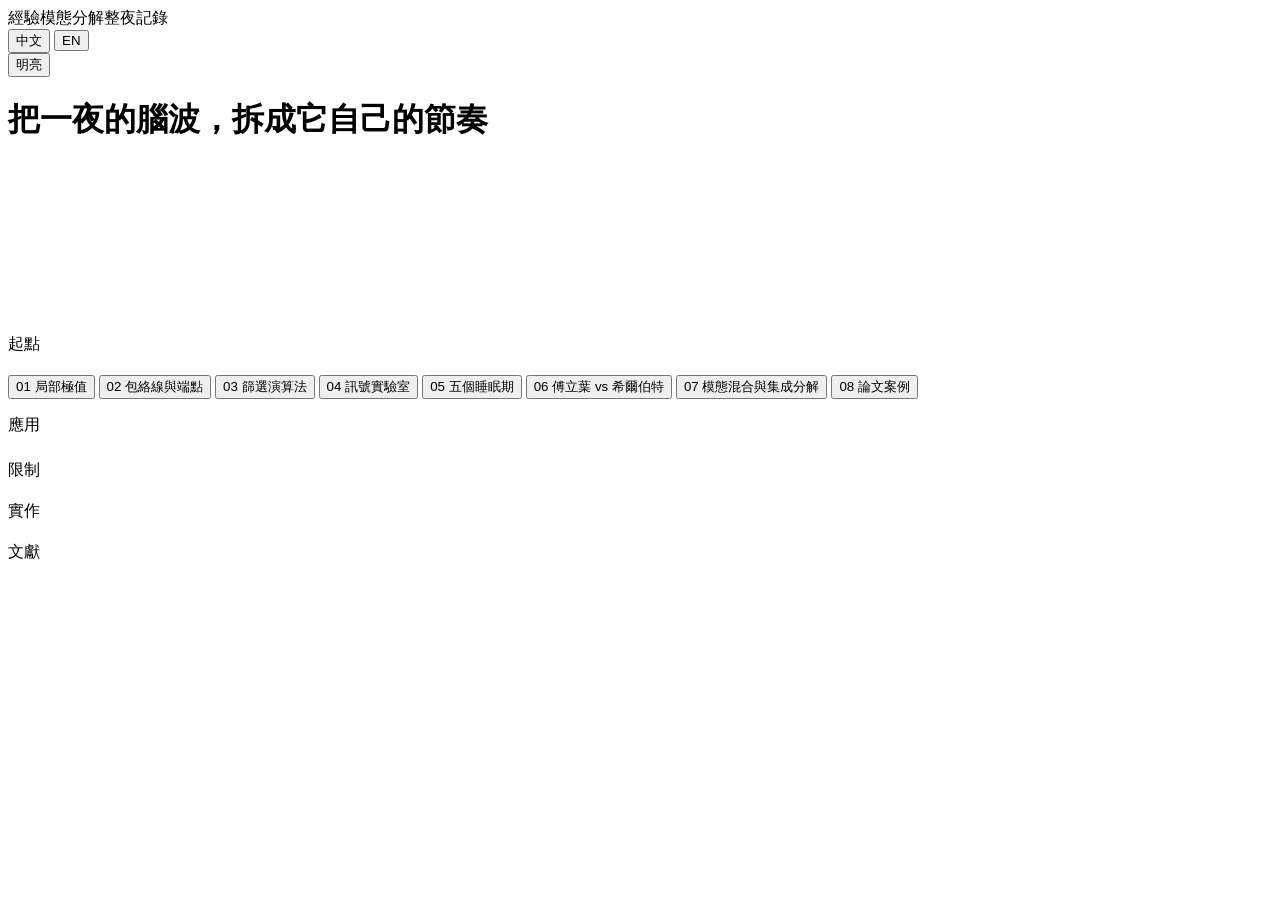
<file: src/index.template.html>
<!DOCTYPE html>
<html lang="zh-Hant">
<head>
<meta charset="utf-8">
<meta name="viewport" content="width=device-width, initial-scale=1">
<title>EMD — 互動式睡眠訊號分解</title>
<meta name="description" content="An interactive page on Empirical Mode Decomposition and the Hilbert spectrum, and what they mean for sleep research. Every curve is computed in the browser.">
<link rel="preconnect" href="https://fonts.googleapis.com">
<link rel="preconnect" href="https://fonts.gstatic.com" crossorigin>
<link href="https://fonts.googleapis.com/css2?family=Fraunces:opsz,wght@9..144,500;9..144,600&family=Inter:wght@400;500;600&family=JetBrains+Mono:wght@400;500&family=Noto+Sans+TC:wght@400;500;700&display=swap" rel="stylesheet">
<link rel="icon" href="data:image/svg+xml,<svg xmlns='http://www.w3.org/2000/svg' viewBox='0 0 32 32'><rect width='32' height='32' fill='%23101820'/><path d='M2 16 q4 -9 8 0 t8 0 t8 0 t8 0' fill='none' stroke='%23E8D5A8' stroke-width='2'/></svg>">
<style>
/*__CSS__*/
</style>
</head>
<body>

<header class="topbar">
  <div class="wrap">
    <div class="brand"><span data-i18n="brand">經驗模態分解</span><span data-i18n="brandSub">整夜記錄</span></div>
    <!-- translate="no": a browser's own page translation would render the
         label 中文 as "Middle", which turns the switch into nonsense -->
    <div class="langsw notranslate" id="langSw" role="group" translate="no"
         aria-label="Language — 語言">
      <button class="langopt" type="button" data-lang="zh" lang="zh-Hant" translate="no" aria-pressed="true">中文</button>
      <button class="langopt" type="button" data-lang="en" lang="en" translate="no" aria-pressed="false">EN</button>
    </div>
    <button class="ghost" id="themeBtn" type="button">明亮</button>
  </div>
</header>

<main>

  <div class="wrap hero">
    <h1 data-i18n="heroTitle">把一夜的腦波，拆成它自己的節奏</h1>
    <p class="lede" data-i18n="heroLede"></p>
    <div class="hero-strip">
      <canvas id="heroCanvas" aria-hidden="true"></canvas>
      <div class="strip-cap">
        <span data-i18n="stripLeft"></span>
        <span data-i18n="stripRight"></span>
      </div>
    </div>
  </div>

  <section>
    <div class="wrap">
      <p class="eyebrow" data-i18n="introEyebrow">起點</p>
      <h2 data-i18n="introTitle"></h2>
      <p data-i18n="introP1"></p>
      <p data-i18n="introP2"></p>
      <p data-i18n="introP3"></p>
      <p data-i18n="introP4"></p>
    </div>
  </section>

  <section>
    <div class="wrap">
      <div class="tabs" role="tablist">
        <button class="tab" role="tab" type="button" data-tab="ext" aria-selected="false">01 局部極值</button>
        <button class="tab" role="tab" type="button" data-tab="env" aria-selected="false">02 包絡線與端點</button>
        <button class="tab" role="tab" type="button" data-tab="sift" aria-selected="true">03 篩選演算法</button>
        <button class="tab" role="tab" type="button" data-tab="lab" aria-selected="false">04 訊號實驗室</button>
        <button class="tab" role="tab" type="button" data-tab="stage" aria-selected="false">05 五個睡眠期</button>
        <button class="tab" role="tab" type="button" data-tab="spec" aria-selected="false">06 傅立葉 vs 希爾伯特</button>
        <button class="tab" role="tab" type="button" data-tab="mix" aria-selected="false">07 模態混合與集成分解</button>
        <button class="tab" role="tab" type="button" data-tab="paper" aria-selected="false">08 論文案例</button>
      </div>


      <!-- ===== 01 local extrema ===== -->
      <div class="panel" role="tabpanel" data-tab="ext" hidden>
        <h2 data-i18n="exTitle"></h2>
        <p data-i18n="exIntro"></p>
        <div class="controls">
          <div class="slider">
            <label for="xFreq" data-i18n="exFreq"></label>
            <input type="range" id="xFreq" min="1" max="20" step="0.5" value="7">
            <output id="xFreqOut" for="xFreq"></output>
          </div>
          <div class="slider">
            <label for="xAmp" data-i18n="exAmp"></label>
            <input type="range" id="xAmp" min="0" max="6" step="0.1" value="2.5">
            <output id="xAmpOut" for="xAmp"></output>
          </div>
        </div>
        <div class="plot">
          <div class="plot-head"><span class="mono">fs = 64 Hz · N = 256 · t (s)</span></div>
          <canvas id="xMain"></canvas>
        </div>
        <div class="controls">
          <div class="slider">
            <label for="xPos" data-i18n="exPos"></label>
            <input type="range" id="xPos" min="1" max="254" step="1" value="96">
            <output id="xPosOut" for="xPos"></output>
          </div>
          <span class="hint mono" data-i18n="exClick"></span>
        </div>
        <div class="checks" id="xPanel"></div>
        <div class="readout" id="xCounts"></div>
        <p class="note" data-i18n="exNote"></p>
      </div>

      <!-- ===== 02 envelopes and ends ===== -->
      <div class="panel" role="tabpanel" data-tab="env" hidden>
        <h2 data-i18n="envTitle"></h2>
        <p data-i18n="envIntro"></p>
        <div class="controls">
          <span class="ctl-label" data-i18n="envMode"></span>
          <div class="stages" id="eModes">
            <button class="btn" type="button" data-mode="none"></button>
            <button class="btn" type="button" data-mode="linear"></button>
            <button class="btn" type="button" data-mode="mirror"></button>
          </div>
        </div>
        <div class="controls">
          <div class="slider">
            <label for="eCut" data-i18n="envCut"></label>
            <input type="range" id="eCut" min="600" max="1024" step="8" value="1008">
            <output id="eCutOut" for="eCut"></output>
          </div>
        </div>
        <p class="stage-desc" id="eModeDesc"></p>
        <div class="plot">
          <div class="plot-head"><span class="mono">fs = 100 Hz · t (s)</span></div>
          <canvas id="eMain"></canvas>
          <div class="legend" id="eLegend"></div>
        </div>
        <div class="readout" id="eReadout"></div>
        <p class="note" data-i18n="envNote"></p>
      </div>

      <!-- ===== 03 the sifting algorithm ===== -->
      <div class="panel" role="tabpanel" data-tab="sift" hidden>
        <h2 data-i18n="p1Title"></h2>
        <p data-i18n="p1Intro"></p>

        <div class="controls">
          <button class="btn primary" id="t1Next" type="button">下一步</button>
          <button class="btn" id="t1Reset" type="button" data-i18n="p1Reset">重新開始</button>
          <button class="btn" id="t1Auto" type="button">自動播放</button>
        </div>

        <p class="stepline"><b id="t1Round"></b> · <span id="t1StepNo"></span> — <span id="t1StepText"></span></p>

        <div class="plot">
          <div class="plot-head"><span data-i18n="p1SigTitle"></span><span class="mono">fs = 64 Hz · N = 256 · t (s)</span></div>
          <canvas id="t1Main" aria-hidden="true"></canvas>
          <div class="legend" id="t1Legend"></div>
        </div>

        <div class="plot" id="t1HWrap">
          <div class="plot-head"><span data-i18n="p1HTitle"></span><span class="mono" id="t1HNote"></span></div>
          <canvas id="t1H" aria-hidden="true"></canvas>
        </div>

        <div class="checks" id="t1Checks" hidden></div>

        <h3 data-i18n="tableTitle"></h3>
        <p data-i18n="tableIntro"></p>
        <div class="controls">
          <div class="slider">
            <label for="t1Pos" data-i18n="tablePos">讀取位置</label>
            <input type="range" id="t1Pos" min="0" max="255" step="1" value="120">
            <output id="t1PosOut" for="t1Pos"></output>
          </div>
        </div>
        <div class="tablewrap">
          <table>
            <thead><tr>
              <th data-i18n="thIdx">i</th><th data-i18n="thT">t (s)</th><th data-i18n="thSig">訊號</th>
              <th data-i18n="thUp">上包絡</th><th data-i18n="thLo">下包絡</th>
              <th data-i18n="thMean">中線</th><th data-i18n="thH">h</th>
            </tr></thead>
            <tbody id="t1Body"></tbody>
          </table>
        </div>
      </div>


      <!-- ===== 04 signal lab ===== -->
      <div class="panel" role="tabpanel" data-tab="lab" hidden>
        <h2 data-i18n="labTitle"></h2>
        <p data-i18n="labIntro"></p>
        <div class="controls">
          <span class="ctl-label" data-i18n="labPreset"></span>
          <div class="stages" id="lPresets">
            <button class="btn" type="button" data-preset="two" data-i18n="labPresetTwo"></button>
            <button class="btn" type="button" data-preset="close" data-i18n="labPresetClose"></button>
            <button class="btn" type="button" data-preset="slow" data-i18n="labPresetSlow"></button>
          </div>
        </div>
        <div class="comp-grid">
          <div class="comp">
            <p class="comp-name"><span data-i18n="labComp1"></span></p>
            <div class="slider"><label for="lF0" data-i18n="labFreq"></label>
              <input type="range" id="lF0" min="0.3" max="30" step="0.1" value="1.5"><output id="lF0Out"></output></div>
            <div class="slider"><label for="lA0" data-i18n="labAmp"></label>
              <input type="range" id="lA0" min="0" max="8" step="0.1" value="5"><output id="lA0Out"></output></div>
          </div>
          <div class="comp">
            <p class="comp-name"><span data-i18n="labComp2"></span></p>
            <div class="slider"><label for="lF1" data-i18n="labFreq"></label>
              <input type="range" id="lF1" min="0.3" max="30" step="0.1" value="7"><output id="lF1Out"></output></div>
            <div class="slider"><label for="lA1" data-i18n="labAmp"></label>
              <input type="range" id="lA1" min="0" max="8" step="0.1" value="3"><output id="lA1Out"></output></div>
          </div>
          <div class="comp">
            <p class="comp-name"><span data-i18n="labComp3"></span></p>
            <div class="slider"><label for="lF2" data-i18n="labFreq"></label>
              <input type="range" id="lF2" min="0.3" max="30" step="0.1" value="18"><output id="lF2Out"></output></div>
            <div class="slider"><label for="lA2" data-i18n="labAmp"></label>
              <input type="range" id="lA2" min="0" max="8" step="0.1" value="1.5"><output id="lA2Out"></output></div>
          </div>
        </div>
        <div class="controls">
          <div class="slider">
            <label for="lNoise" data-i18n="labNoise"></label>
            <input type="range" id="lNoise" min="0" max="3" step="0.1" value="0">
            <output id="lNoiseOut" for="lNoise"></output>
          </div>
        </div>
        <div class="plot">
          <div class="plot-head"><span class="mono">fs = 100 Hz · N = 1024</span><span class="mono">t (s)</span></div>
          <div class="imf-rows" id="lRows"></div>
        </div>
        <h3 data-i18n="labReconTitle"></h3>
        <div class="readout"><div id="lRecon"></div></div>
        <p class="note" data-i18n="labReconNote"></p>
        <p class="note" data-i18n="labNote"></p>
      </div>

      <!-- ===== 05 five sleep stages ===== -->
      <div class="panel" role="tabpanel" data-tab="stage" hidden>
        <h2 data-i18n="p2Title"></h2>
        <p data-i18n="p2Intro"></p>

        <div class="controls">
          <div class="stages" id="t2Stages">
            <button class="btn" type="button" data-stage="wake">清醒</button>
            <button class="btn" type="button" data-stage="n1">N1</button>
            <button class="btn" type="button" data-stage="n2">N2</button>
            <button class="btn" type="button" data-stage="n3">N3</button>
            <button class="btn" type="button" data-stage="rem">REM</button>
          </div>
        </div>
        <div class="controls">
          <div class="slider">
            <label for="t2Noise" data-i18n="p2Noise">加入雜訊</label>
            <input type="range" id="t2Noise" min="0" max="30" step="1" value="0">
            <output id="t2NoiseOut" for="t2Noise"></output>
          </div>
        </div>

        <p class="stage-desc" id="t2StageDesc"></p>

        <div class="plot">
          <div class="plot-head"><span class="mono">fs = 100 Hz · N = 1024</span><span class="mono" id="t2Axis"></span></div>
          <div class="imf-rows" id="t2Rows"></div>
        </div>

        <p class="note" id="t2NoiseNote"></p>
      </div>

      <!-- ===== tab 3 ===== -->
      <div class="panel" role="tabpanel" data-tab="spec" hidden>
        <h2 data-i18n="p3Title"></h2>
        <p data-i18n="p3Intro"></p>

        <div class="controls">
          <div class="slider">
            <label for="t3Time" data-i18n="p3Time">紡錘波出現時間</label>
            <input type="range" id="t3Time" min="1" max="9.2" step="0.05" value="4">
            <output id="t3TimeOut" for="t3Time"></output>
          </div>
          <div class="slider">
            <label for="t3Freq" data-i18n="p3Freq">紡錘波頻率</label>
            <input type="range" id="t3Freq" min="9" max="18" step="0.1" value="13">
            <output id="t3FreqOut" for="t3Freq"></output>
          </div>
          <button class="btn" id="t3Sweep" type="button">自動掃描</button>
        </div>

        <div class="plot">
          <div class="plot-head"><span data-i18n="p3SigTitle"></span><span class="mono">fs = 100 Hz · N = 1024 · t (s)</span></div>
          <canvas id="t3Sig" aria-hidden="true"></canvas>
        </div>

        <div class="grid2" style="margin-top:14px">
          <div class="plot">
            <div class="plot-head"><span data-i18n="p3FourierTitle"></span></div>
            <canvas id="t3Fourier" aria-hidden="true"></canvas>
            <div class="legend"><span data-i18n="p3FourierSub"></span></div>
          </div>
          <div class="plot">
            <div class="plot-head"><span data-i18n="p3HilbertTitle"></span></div>
            <canvas id="t3Hilbert" aria-hidden="true"></canvas>
            <div class="legend"><span data-i18n="p3HilbertSub"></span></div>
          </div>
        </div>

        <div class="readout">
          <div id="t3r1"></div>
          <div id="t3r2"></div>
          <div id="t3r3"></div>
        </div>

        <p class="note" data-i18n="p3Concl"></p>
      </div>

      <!-- ===== 07 mode mixing and EEMD ===== -->
      <div class="panel" role="tabpanel" data-tab="mix" hidden>
        <h2 data-i18n="mixTitle"></h2>
        <p data-i18n="mixIntro"></p>
        <div class="controls">
          <div class="slider">
            <label for="mBursts" data-i18n="mixBursts"></label>
            <input type="range" id="mBursts" min="1" max="6" step="1" value="3">
            <output id="mBurstsOut" for="mBursts"></output>
          </div>
          <div class="slider">
            <label for="mFreq" data-i18n="mixFreq"></label>
            <input type="range" id="mFreq" min="6" max="20" step="1" value="12">
            <output id="mFreqOut" for="mFreq"></output>
          </div>
        </div>
        <div class="controls">
          <span class="ctl-label" data-i18n="mixMethod"></span>
          <div class="stages" id="mMethods">
            <button class="btn" type="button" data-method="emd">經驗模態分解</button>
            <button class="btn" type="button" data-method="eemd">集成經驗模態分解</button>
          </div>
        </div>
        <div class="controls" id="mEemdControls">
          <div class="slider">
            <label for="mEns" data-i18n="mixEns"></label>
            <input type="range" id="mEns" min="10" max="80" step="5" value="40">
            <output id="mEnsOut" for="mEns"></output>
          </div>
          <div class="slider">
            <label for="mNoise" data-i18n="mixNoiseAmp"></label>
            <input type="range" id="mNoise" min="0.02" max="0.4" step="0.01" value="0.1">
            <output id="mNoiseOut" for="mNoise"></output>
          </div>
        </div>
        <div class="plot">
          <div class="plot-head"><span class="mono">fs = 100 Hz · N = 1024</span><span class="mono">t (s)</span></div>
          <div class="imf-rows" id="mRows"></div>
        </div>
        <div class="readout" id="mReadout"></div>
        <p data-i18n="mixExplain"></p>
        <p class="note" data-i18n="mixNote"></p>
      </div>

      <!-- ===== 08 the papers ===== -->
      <div class="panel" role="tabpanel" data-tab="paper" hidden>
        <h2 data-i18n="paperTitle"></h2>
        <p data-i18n="paperIntro"></p>
        <div id="pCards" class="papers"></div>
        <h3 data-i18n="paperCompareTitle"></h3>
        <div class="tablewrap" id="pTable"></div>
        <p class="note" data-i18n="paperMethodEvo"></p>
      </div>
    </div>
  </section>

  <section>
    <div class="wrap">
      <p class="eyebrow" data-i18n="whyEyebrow">應用</p>
      <h2 data-i18n="whyTitle"></h2>
      <div class="cols" style="margin-top:24px">
        <div><h3 data-i18n="why1Title"></h3><p data-i18n="why1"></p></div>
        <div><h3 data-i18n="why2Title"></h3><p data-i18n="why2"></p></div>
        <div><h3 data-i18n="why3Title"></h3><p data-i18n="why3"></p></div>
        <div><h3 data-i18n="why4Title"></h3><p data-i18n="why4"></p></div>
      </div>
    </div>
  </section>

  <section>
    <div class="wrap">
      <p class="eyebrow" data-i18n="limEyebrow">限制</p>
      <h2 data-i18n="limTitle"></h2>
      <p data-i18n="limIntro"></p>
      <h3 data-i18n="lim1Title"></h3><p data-i18n="lim1"></p>
      <h3 data-i18n="lim2Title"></h3><p data-i18n="lim2"></p>
      <h3 data-i18n="lim3Title"></h3><p data-i18n="lim3"></p>
    </div>
  </section>

  <section>
    <div class="wrap">
      <p class="eyebrow" data-i18n="implEyebrow">實作</p>
      <h2 data-i18n="implTitle"></h2>
      <p data-i18n="implIntro"></p>
      <ul id="implList"></ul>
      <p class="note" data-i18n="implTests"></p>
    </div>
  </section>

  <section>
    <div class="wrap">
      <p class="eyebrow" data-i18n="refEyebrow">文獻</p>
      <h2 data-i18n="refTitle"></h2>
      <div id="refList"></div>
    </div>
  </section>

</main>

<footer>
  <div class="wrap">
    <p data-i18n="footer1"></p>
    <p data-i18n="footer2"></p>
  </div>
</footer>

<script>
/*__EMD__*/
</script>
<script>
/*__SIGNALS__*/
</script>
<script>
/*__I18N__*/
</script>
<script>
/*__I18NCH__*/
</script>
<script>
/*__APP__*/
</script>
</body>
</html>
</file>
